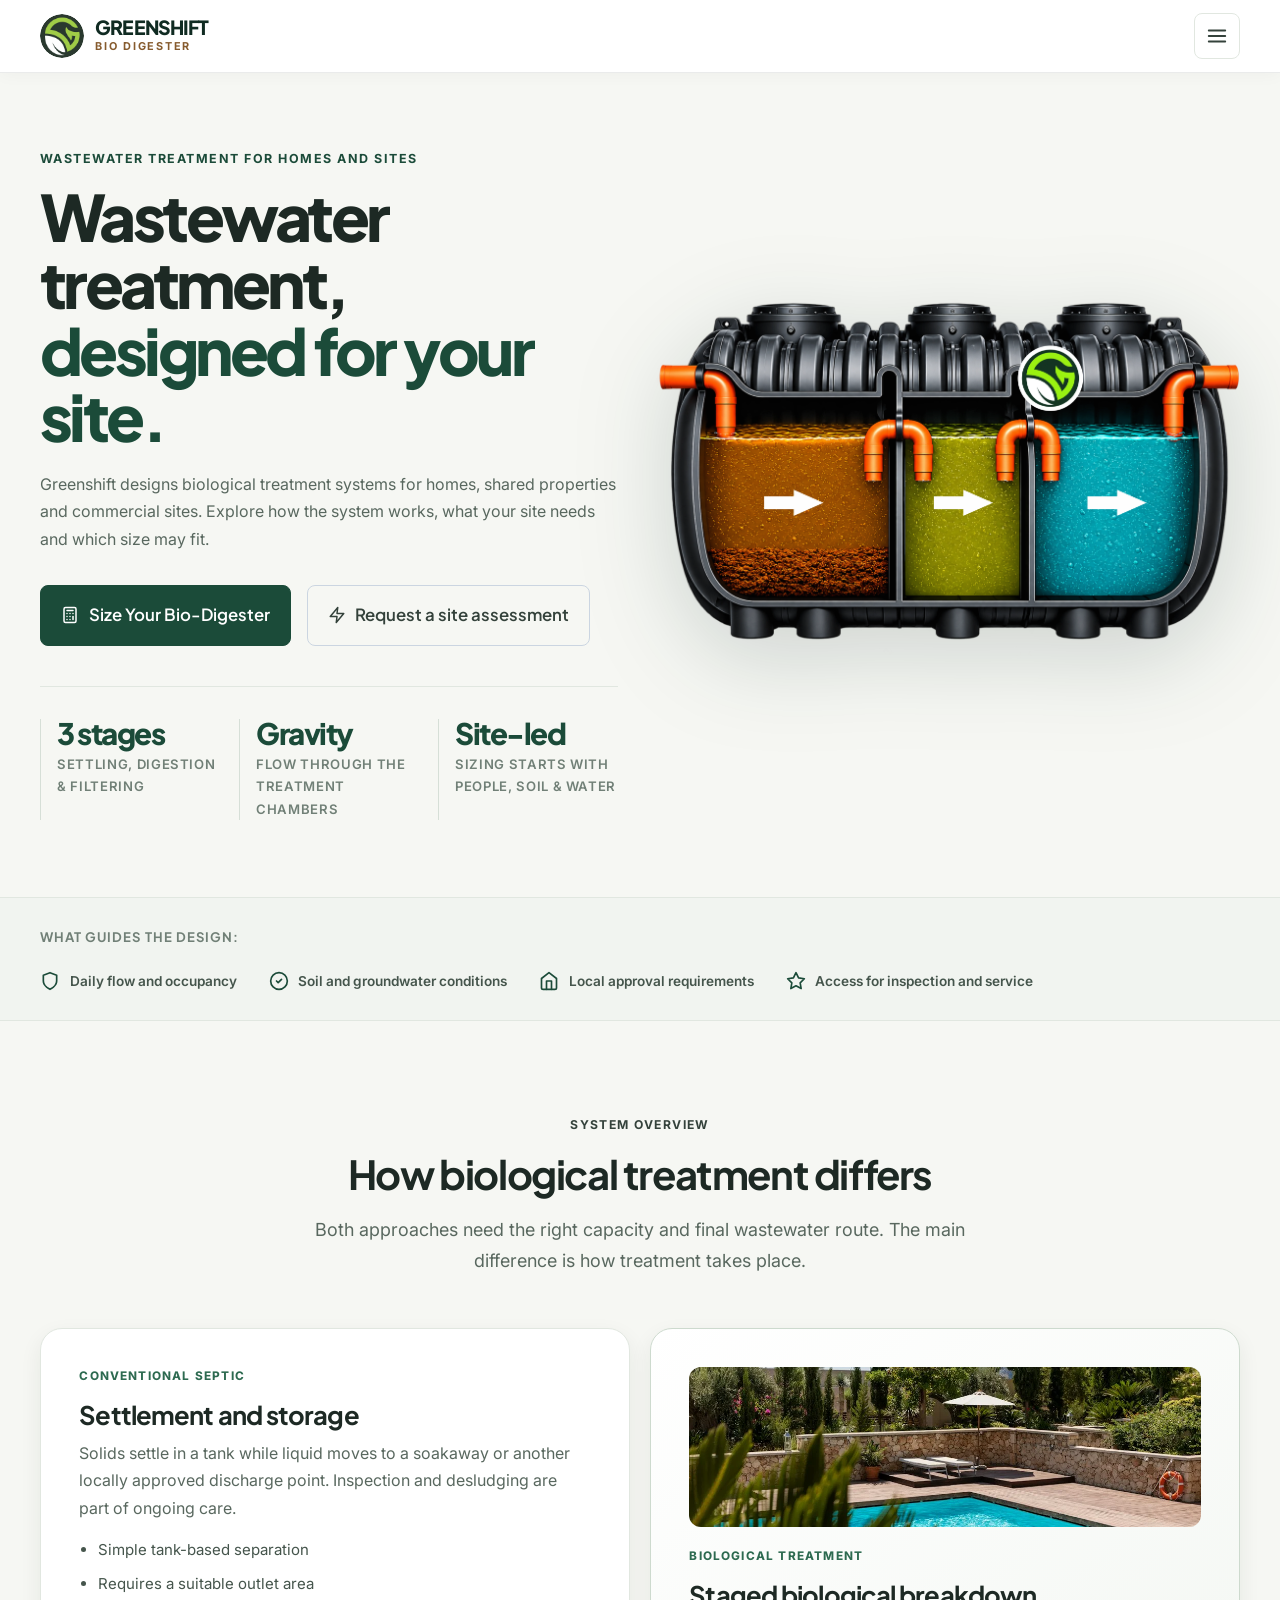
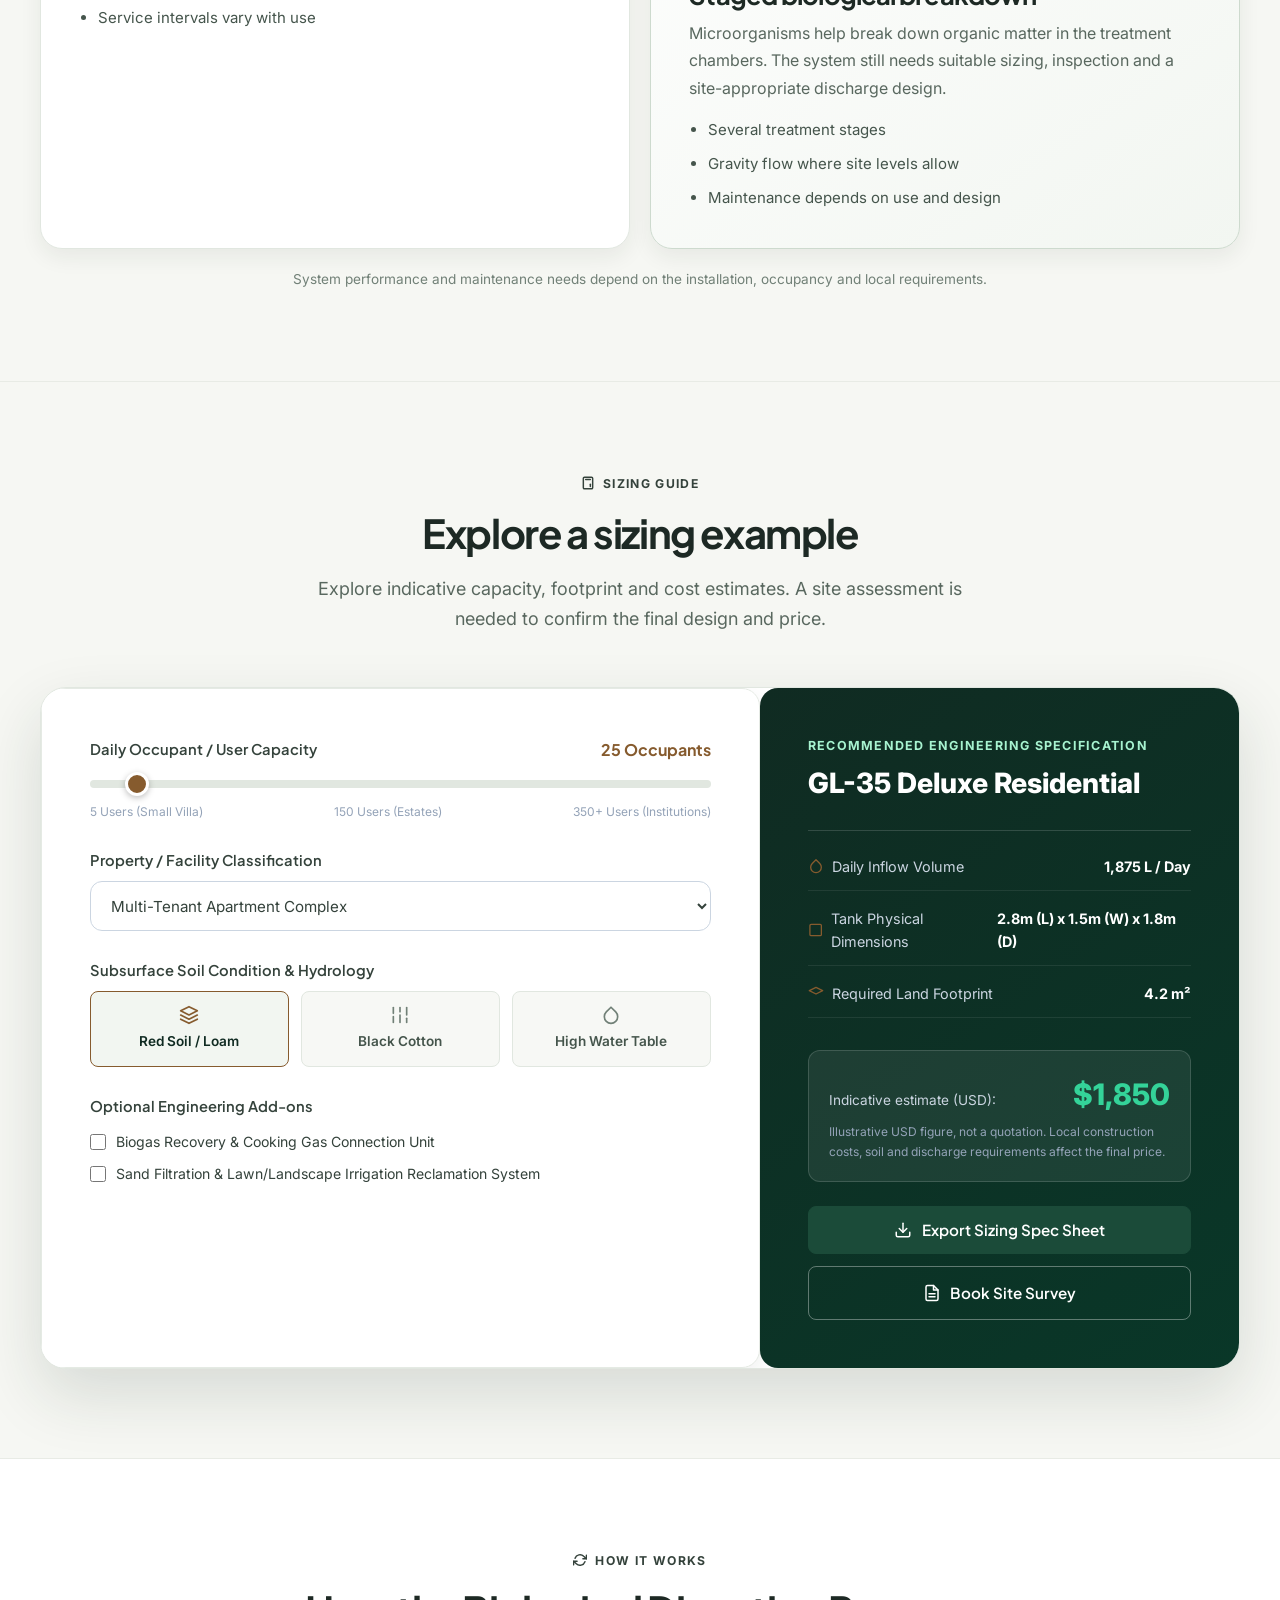
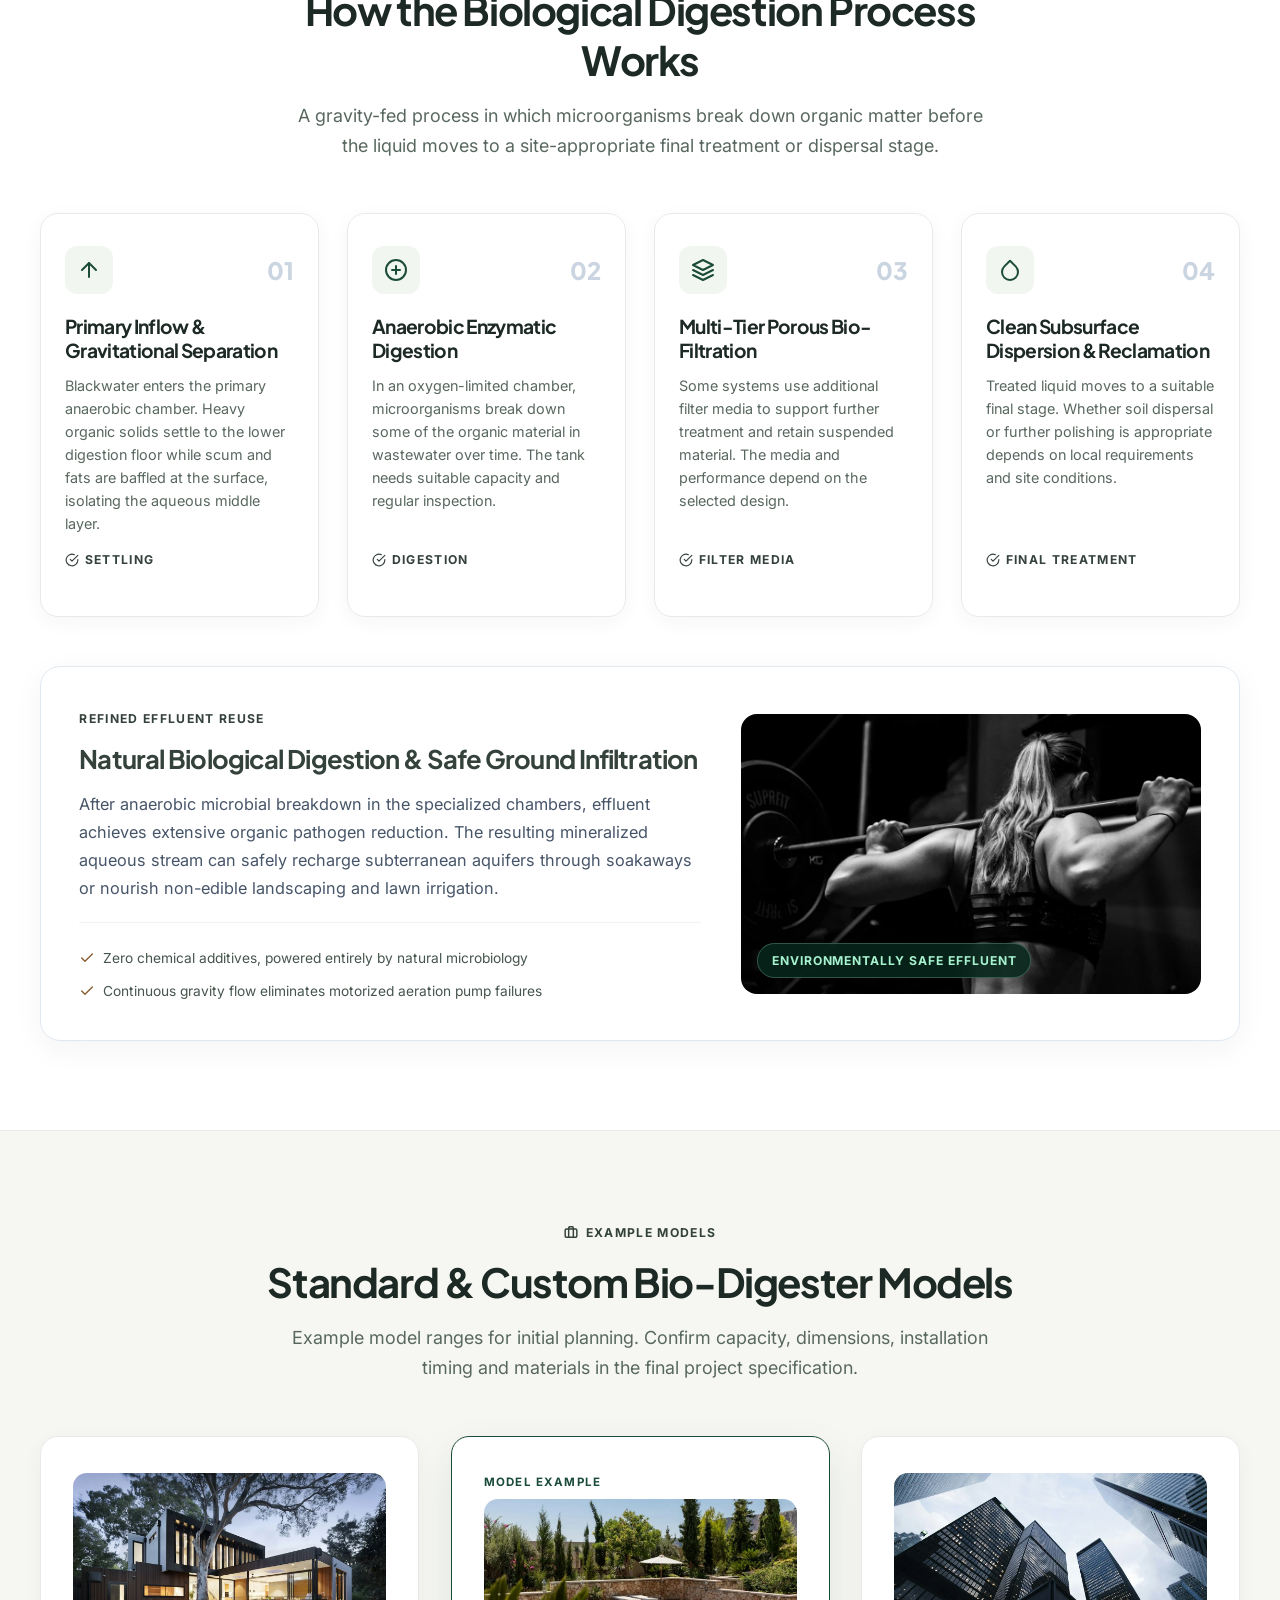
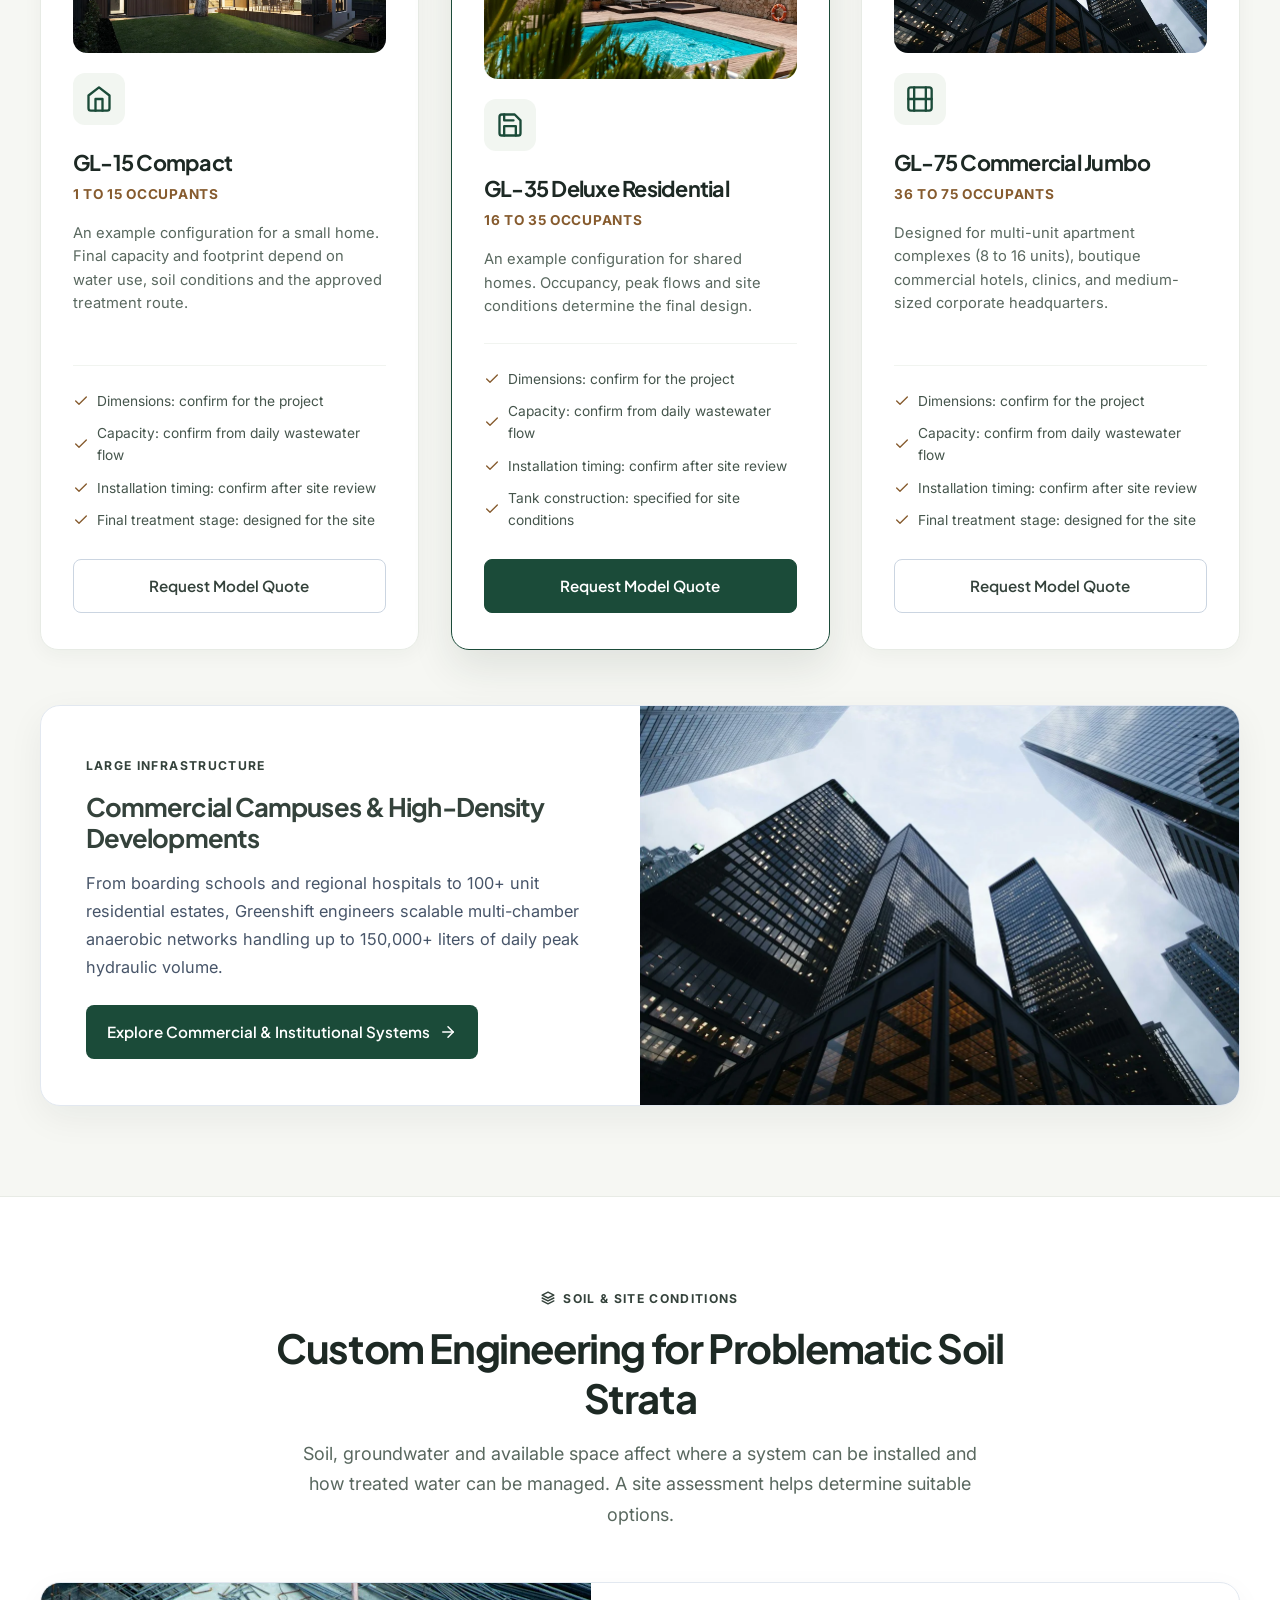
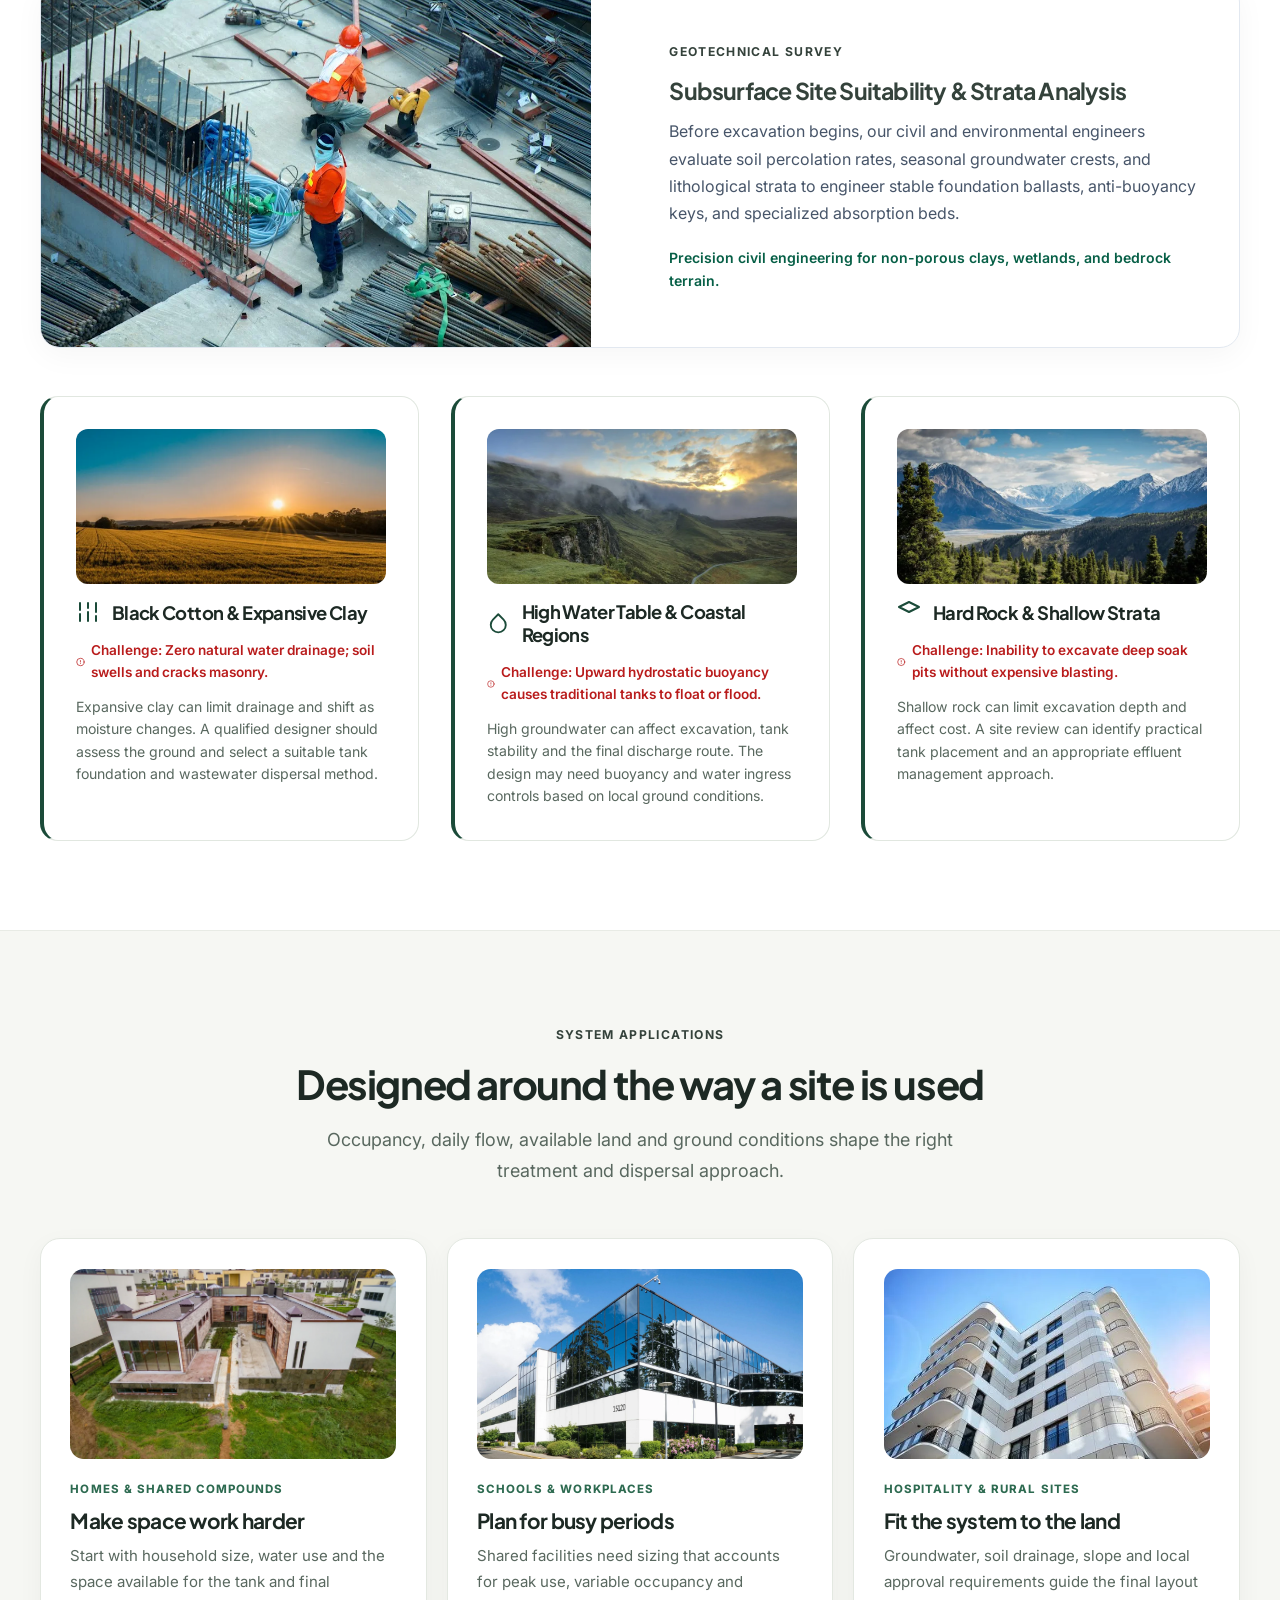
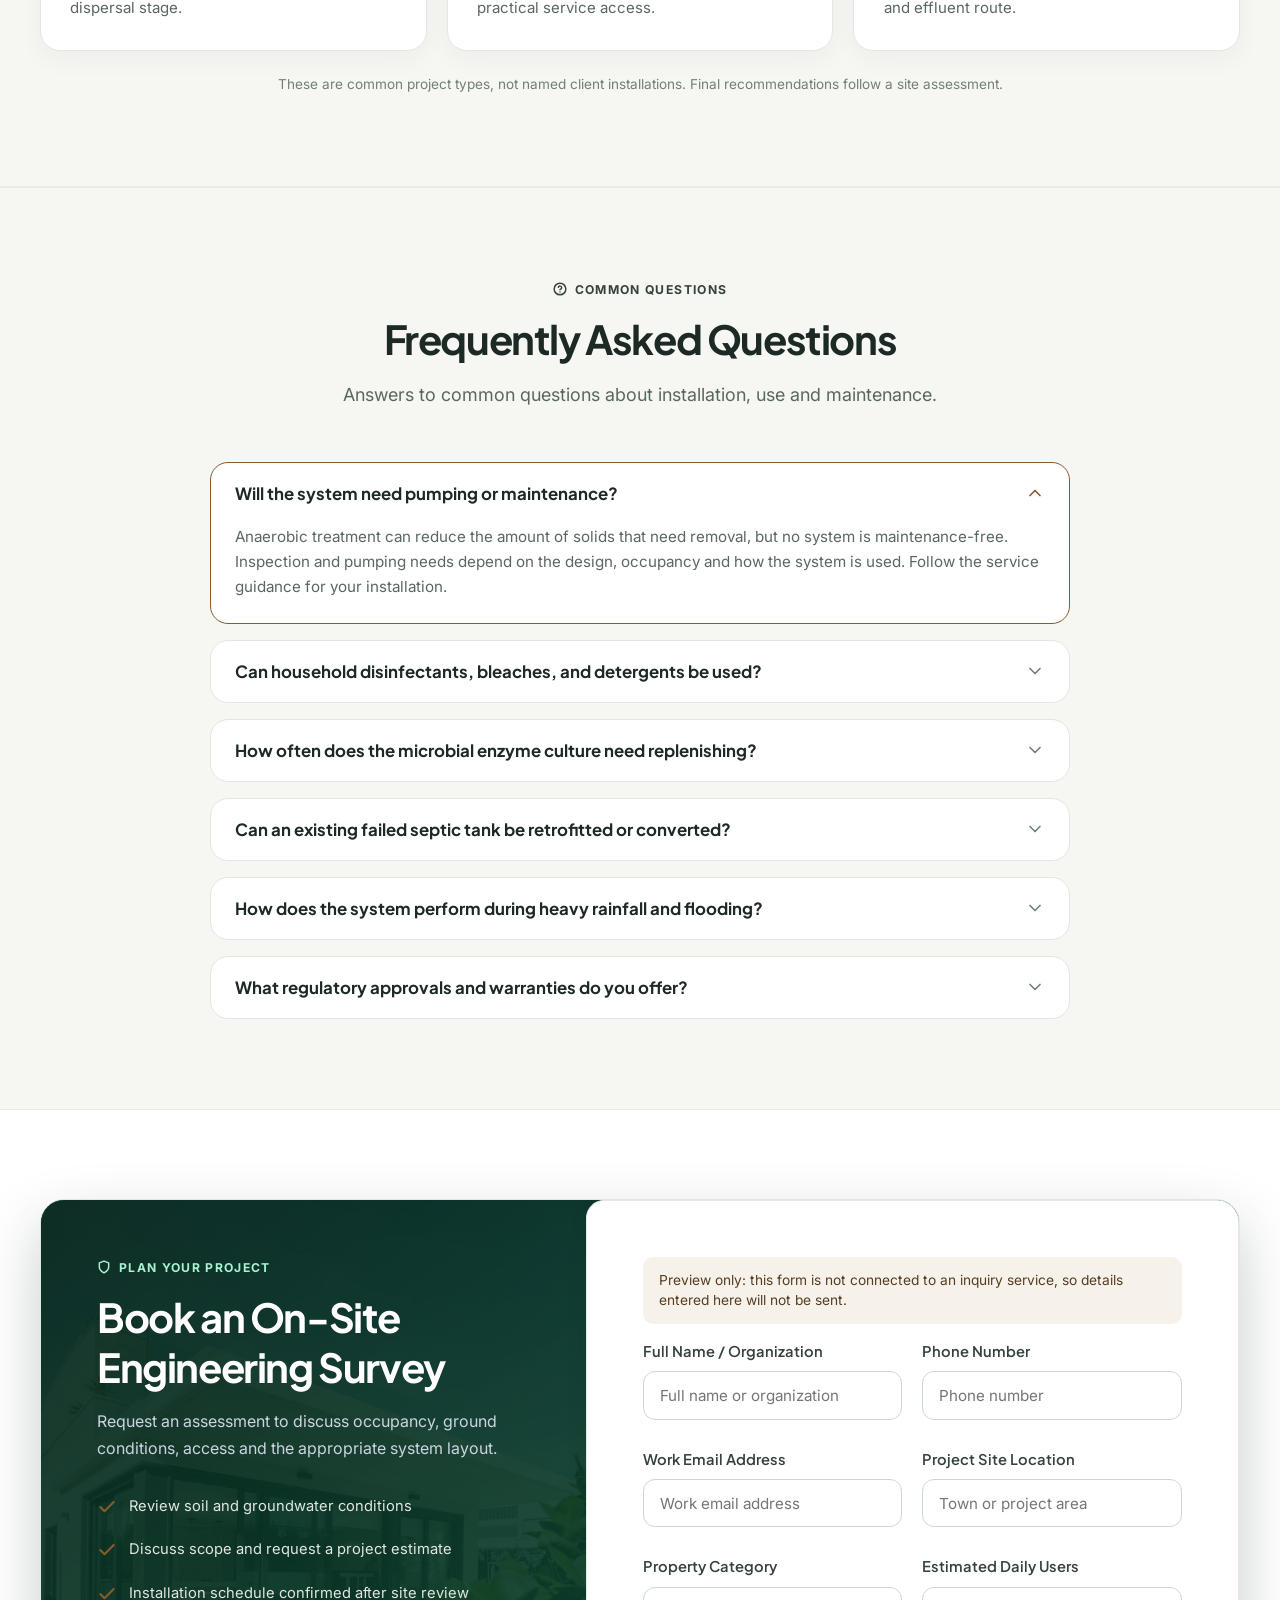
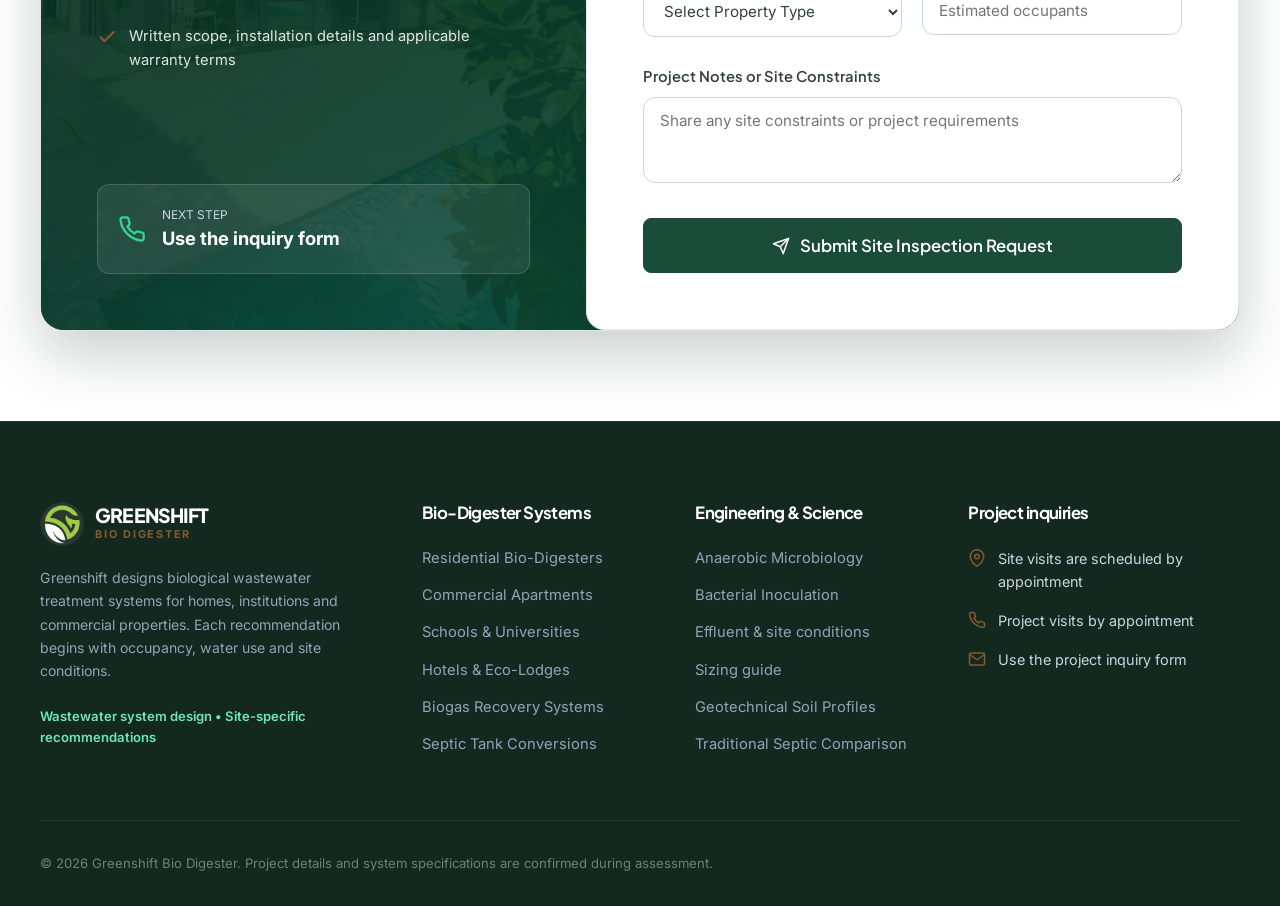
<file: index.html>
<!DOCTYPE html>
<html lang="en">
<head>
  <meta charset="UTF-8">
  <meta name="viewport" content="width=device-width, initial-scale=1.0">
  <meta name="description" content="Explore Greenshift biological wastewater treatment systems, site sizing, treatment stages and project assessment.">
  <meta name="keywords" content="bio digester, biological wastewater treatment, decentralized sanitation, anaerobic digestion, wastewater system sizing">
  <title>Greenshift | Wastewater Treatment Systems</title>
  
    <link rel="icon" type="image/webp" href="assets/favicon.webp?v=20261113f">
  <link rel="icon" type="image/png" sizes="32x32" href="assets/favicon.png?v=20261113f">
  <link rel="icon" type="image/png" sizes="192x192" href="assets/favicon.png?v=20261113f">
  <link rel="apple-touch-icon" href="assets/favicon.png?v=20261113f">
  <link rel="stylesheet" href="css/style.css?v=20261113e">
</head>
<body>

  <!-- Top Authority & Contact Bar -->
  <div class="top-bar">
    <div class="container top-bar-content">
      <div class="top-bar-left">
        <div class="top-bar-item">
          <svg viewBox="0 0 24 24" fill="none" stroke="currentColor" stroke-width="2" stroke-linecap="round" stroke-linejoin="round">
            <path d="M12 22s8-4 8-10V5l-8-3-8 3v7c0 6 8 10 8 10z"></path>
          </svg>
          <span>Wastewater treatment systems • Sized for the site</span>
        </div>
      </div>
      <div class="top-bar-right">
        <div class="top-bar-item">
          <svg viewBox="0 0 24 24" fill="none" stroke="currentColor" stroke-width="2" stroke-linecap="round" stroke-linejoin="round">
            <path d="M22 16.92v3a2 2 0 0 1-2.18 2 19.79 19.79 0 0 1-8.63-3.07 19.5 19.5 0 0 1-6-6 19.79 19.79 0 0 1-3.07-8.67A2 2 0 0 1 4.11 2h3a2 2 0 0 1 2 1.72 12.84 12.84 0 0 0 .7 2.81 2 2 0 0 1-.45 2.11L8.09 9.91a16 16 0 0 0 6 6l1.27-1.27a2 2 0 0 1 2.11-.45 12.84 12.84 0 0 0 2.81.7A2 2 0 0 1 22 16.92z"></path>
          </svg>
          <a href="contact.html#booking-form">Request an assessment</a>
        </div>
        <div class="top-bar-item">
          <svg viewBox="0 0 24 24" fill="none" stroke="currentColor" stroke-width="2" stroke-linecap="round" stroke-linejoin="round">
            <path d="M4 4h16c1.1 0 2 .9 2 2v12c0 1.1-.9 2-2 2H4c-1.1 0-2-.9-2-2V6c0-1.1.9-2 2-2z"></path>
            <polyline points="22,6 12,13 2,6"></polyline>
          </svg>
          <a href="contact.html#booking-form">Use the project inquiry form</a>
        </div>
        <div class="top-bar-item">
          <svg viewBox="0 0 24 24" fill="none" stroke="currentColor" stroke-width="2" stroke-linecap="round" stroke-linejoin="round">
            <circle cx="12" cy="12" r="10"></circle>
            <polyline points="12 6 12 12 16 14"></polyline>
          </svg>
          <span>Mon - Sat: 07:30 - 18:00</span>
        </div>
      </div>
    </div>
  </div>

  <!-- Main Navigation Header -->
  <header class="site-header">
    <div class="container header-inner">
      <a href="index.html" class="brand-logo" aria-label="Greenshift Bio Digester Home">
        <div class="logo-icon-wrapper">
          <img src="assets/greenshift-logo.webp" alt="Greenshift Bio Digester Logo" class="brand-logo-img" width="44" height="44">
        </div>
        <div class="brand-text">
          <span class="brand-title">GREENSHIFT</span>
          <span class="brand-subtitle">BIO DIGESTER</span>
        </div>
      </a>

      <!-- Desktop & Mobile Navigation Links -->
      <nav aria-label="Primary">
        <ul class="nav-menu" id="nav-menu">
          <li><a href="index.html" class="nav-link active">Home</a></li>
          <li><a href="solutions.html" class="nav-link ">Solutions</a></li>
          <li><a href="technology.html" class="nav-link ">How it works</a></li>
          <li><a href="calculator.html" class="nav-link ">Sizing guide</a></li>
          <li><a href="contact.html" class="nav-link ">Contact</a></li>
          <li class="mobile-menu-cta"><a href="contact.html#booking-form" class="btn btn-primary">Request a site assessment</a></li>
        </ul>
      </nav>

      <div class="nav-actions">
        <a href="#quote-section" class="btn btn-primary" data-open-survey>
          <svg viewBox="0 0 24 24" fill="none" stroke="currentColor" stroke-width="2" stroke-linecap="round" stroke-linejoin="round">
            <rect x="3" y="4" width="18" height="18" rx="2" ry="2"></rect>
            <line x1="16" y1="2" x2="16" y2="6"></line>
            <line x1="8" y1="2" x2="8" y2="6"></line>
            <line x1="3" y1="10" x2="21" y2="10"></line>
          </svg>
          <span>Request Site Survey</span>
        </a>
        <button class="mobile-toggle" id="mobile-toggle" aria-label="Toggle navigation menu" aria-controls="nav-menu" aria-expanded="false">
          <svg viewBox="0 0 24 24" fill="none" stroke="currentColor" stroke-width="2" stroke-linecap="round" stroke-linejoin="round">
            <line x1="3" y1="12" x2="21" y2="12"></line>
            <line x1="3" y1="6" x2="21" y2="6"></line>
            <line x1="3" y1="18" x2="21" y2="18"></line>
          </svg>
        </button>
      </div>
    </div>
  </header>

  <!-- Hero Section -->
  <section class="hero">
    <div class="container hero-grid">
      <div class="hero-content reveal-left">
        <p class="hero-eyebrow">Wastewater treatment for homes and sites</p>

        <h1 class="hero-title">
          Wastewater treatment, <span class="highlight">designed for your site.</span>
        </h1>

        <p class="hero-description">
          Greenshift designs biological treatment systems for homes, shared properties and commercial sites. Explore how the system works, what your site needs and which size may fit.
        </p>

        <div class="hero-actions">
          <a href="#calculator-section" class="btn btn-primary btn-lg">
            <svg viewBox="0 0 24 24" fill="none" stroke="currentColor" stroke-width="2" stroke-linecap="round" stroke-linejoin="round">
              <rect x="4" y="2" width="16" height="20" rx="2"></rect>
              <line x1="8" y1="6" x2="16" y2="6"></line>
              <line x1="16" y1="14" x2="16" y2="18"></line>
              <path d="M16 10h.01"></path>
              <path d="M12 10h.01"></path>
              <path d="M8 10h.01"></path>
              <path d="M12 14h.01"></path>
              <path d="M8 14h.01"></path>
              <path d="M12 18h.01"></path>
              <path d="M8 18h.01"></path>
            </svg>
            <span>Size Your Bio-Digester</span>
          </a>
          <a href="#quote-section" class="btn btn-outline btn-lg" data-open-survey>
            <svg viewBox="0 0 24 24" fill="none" stroke="currentColor" stroke-width="2" stroke-linecap="round" stroke-linejoin="round">
              <polygon points="13 2 3 14 12 14 11 22 21 10 12 10 13 2"></polygon>
            </svg>
            <span>Request a site assessment</span>
          </a>
        </div>

        <div class="hero-stats-row">
          <div class="hero-stat-item reveal-up">
            <h3 data-counter="3" data-suffix=" stages">3 stages</h3>
            <p>Settling, digestion &amp; filtering</p>
          </div>
          <div class="hero-stat-item reveal-up delay-1">
            <h3>Gravity</h3>
            <p>Flow through the treatment chambers</p>
          </div>
          <div class="hero-stat-item reveal-up delay-2">
            <h3>Site-led</h3>
            <p>Sizing starts with people, soil &amp; water</p>
          </div>
        </div>
      </div>

      <div class="hero-visual-card reveal-right">
        <img class="hero-tank-image" src="assets/greenshift-three-chamber-tank.webp?v=20261113" alt="Cutaway illustration of Greenshift three-chamber biological wastewater treatment tank with inlet and outlet pipes." width="4804" height="3198" fetchpriority="high">
      </div>
    </div>
  </section>

  <!-- Trust Badges & Regulatory Compliance Strip -->
  <section class="trust-strip">
    <div class="container trust-flex">
      <div class="trust-title">WHAT GUIDES THE DESIGN:</div>
      <div class="trust-items-group">
        <div class="trust-badge-item">
          <svg viewBox="0 0 24 24" fill="none" stroke="currentColor" stroke-width="2" stroke-linecap="round" stroke-linejoin="round">
            <path d="M12 22s8-4 8-10V5l-8-3-8 3v7c0 6 8 10 8 10z"></path>
          </svg>
          <span>Daily flow and occupancy</span>
        </div>
        <div class="trust-badge-item">
          <svg viewBox="0 0 24 24" fill="none" stroke="currentColor" stroke-width="2" stroke-linecap="round" stroke-linejoin="round">
            <circle cx="12" cy="12" r="10"></circle>
            <path d="m9 12 2 2 4-4"></path>
          </svg>
          <span>Soil and groundwater conditions</span>
        </div>
        <div class="trust-badge-item">
          <svg viewBox="0 0 24 24" fill="none" stroke="currentColor" stroke-width="2" stroke-linecap="round" stroke-linejoin="round">
            <path d="M3 9l9-7 9 7v11a2 2 0 0 1-2 2H5a2 2 0 0 1-2-2z"></path>
            <polyline points="9 22 9 12 15 12 15 22"></polyline>
          </svg>
          <span>Local approval requirements</span>
        </div>
        <div class="trust-badge-item">
          <svg viewBox="0 0 24 24" fill="none" stroke="currentColor" stroke-width="2" stroke-linecap="round" stroke-linejoin="round">
            <polygon points="12 2 15.09 8.26 22 9.27 17 14.14 18.18 21.02 12 17.77 5.82 21.02 7 14.14 2 9.27 8.91 8.26 12 2"></polygon>
          </svg>
          <span>Access for inspection and service</span>
        </div>
      </div>
    </div>
  </section>

  <section class="section comparison-overview" id="comparison">
    <div class="container">
      <div class="section-header reveal-up">
        <div class="badge-tag">SYSTEM OVERVIEW</div>
        <h2>How biological treatment differs</h2>
        <p>Both approaches need the right capacity and final wastewater route. The main difference is how treatment takes place.</p>
      </div>
      <div class="comparison-cards">
        <article class="comparison-overview-card comparison-conventional reveal-left">
          <span class="comparison-kicker">CONVENTIONAL SEPTIC</span>
          <h3>Settlement and storage</h3>
          <p>Solids settle in a tank while liquid moves to a soakaway or another locally approved discharge point. Inspection and desludging are part of ongoing care.</p>
          <ul><li>Simple tank-based separation</li><li>Requires a suitable outlet area</li><li>Service intervals vary with use</li></ul>
        </article>
        <article class="comparison-overview-card comparison-biological reveal-right">
          <div class="comparison-card-media">
            <img src="assets/pristine-lawn-irrigation.webp" alt="Pristine green landscaped estate lawn with eco-friendly irrigation" loading="lazy" width="1000" height="667">
          </div>
          <span class="comparison-kicker">BIOLOGICAL TREATMENT</span>
          <h3>Staged biological breakdown</h3>
          <p>Microorganisms help break down organic matter in the treatment chambers. The system still needs suitable sizing, inspection and a site-appropriate discharge design.</p>
          <ul><li>Several treatment stages</li><li>Gravity flow where site levels allow</li><li>Maintenance depends on use and design</li></ul>
        </article>
      </div>
      <p class="comparison-note">System performance and maintenance needs depend on the installation, occupancy and local requirements.</p>
    </div>
  </section>
  <!-- Interactive System Sizing & Cost Estimator Tool -->
  <section class="section section-alt" id="calculator-section">
    <div class="container">
      <div class="section-header reveal-up">
        <div class="badge-tag">
          <svg viewBox="0 0 24 24" fill="none" stroke="currentColor" stroke-width="2.5" stroke-linecap="round" stroke-linejoin="round">
            <rect x="4" y="2" width="16" height="20" rx="2"></rect>
            <line x1="8" y1="6" x2="16" y2="6"></line>
            <line x1="16" y1="14" x2="16" y2="18"></line>
          </svg>
          <span>SIZING GUIDE</span>
        </div>
        <h2>Explore a sizing example</h2>
        <p>Explore indicative capacity, footprint and cost estimates. A site assessment is needed to confirm the final design and price.</p>
      </div>

      <div class="calculator-box">
        <div class="calculator-grid">
          <!-- Left Controls -->
          <div class="calculator-controls">
            <div class="form-group">
              <label class="form-label" for="calc-users">
                <span>Daily Occupant / User Capacity</span>
                <span class="form-label-value" id="calc-users-val">25 Occupants</span>
              </label>
              <input type="range" class="range-slider" id="calc-users" min="5" max="350" step="5" value="25">
              <div style="display:flex; justify-content:space-between; font-size:0.75rem; color:#94a3b8; margin-top:0.4rem;">
                <span>5 Users (Small Villa)</span>
                <span>150 Users (Estates)</span>
                <span>350+ Users (Institutions)</span>
              </div>
            </div>

            <div class="form-group">
              <label class="form-label" for="calc-property">
                <span>Property / Facility Classification</span>
              </label>
              <select class="form-select" id="calc-property">
                <option value="residential-single">Single Family Home / Bungalow</option>
                <option value="residential-multi" selected>Multi-Tenant Apartment Complex</option>
                <option value="commercial-office">Commercial Office Building</option>
                <option value="school-institution">School / University Campus</option>
                <option value="hospitality-hotel">Hotel, Resort or Safari Lodge</option>
              </select>
            </div>

            <div class="form-group">
              <label class="form-label">
                <span>Subsurface Soil Condition & Hydrology</span>
              </label>
              <div class="radio-pill-group">
                <div class="radio-pill">
                  <input type="radio" id="soil-normal" name="calc-soil" value="normal" checked>
                  <label for="soil-normal">
                    <svg viewBox="0 0 24 24" fill="none" stroke="currentColor" stroke-width="2" stroke-linecap="round" stroke-linejoin="round">
                      <polygon points="12 2 2 7 12 12 22 7 12 2"></polygon>
                      <polyline points="2 17 12 22 22 17"></polyline>
                      <polyline points="2 12 12 17 22 12"></polyline>
                    </svg>
                    <span>Red Soil / Loam</span>
                  </label>
                </div>
                <div class="radio-pill">
                  <input type="radio" id="soil-clay" name="calc-soil" value="clay">
                  <label for="soil-clay">
                    <svg viewBox="0 0 24 24" fill="none" stroke="currentColor" stroke-width="2" stroke-linecap="round" stroke-linejoin="round">
                      <line x1="4" y1="21" x2="4" y2="14"></line>
                      <line x1="4" y1="10" x2="4" y2="3"></line>
                      <line x1="12" y1="21" x2="12" y2="12"></line>
                      <line x1="12" y1="8" x2="12" y2="3"></line>
                      <line x1="20" y1="21" x2="20" y2="16"></line>
                      <line x1="20" y1="12" x2="20" y2="3"></line>
                    </svg>
                    <span>Black Cotton</span>
                  </label>
                </div>
                <div class="radio-pill">
                  <input type="radio" id="soil-highwater" name="calc-soil" value="highwater">
                  <label for="soil-highwater">
                    <svg viewBox="0 0 24 24" fill="none" stroke="currentColor" stroke-width="2" stroke-linecap="round" stroke-linejoin="round">
                      <path d="M12 2.69l5.66 5.66a8 8 0 1 1-11.31 0z"></path>
                    </svg>
                    <span>High Water Table</span>
                  </label>
                </div>
              </div>
            </div>

            <div class="form-group" style="margin-bottom:0;">
              <label class="form-label" style="margin-bottom:0.75rem;">
                <span>Optional Engineering Add-ons</span>
              </label>
              <div style="display:flex; flex-direction:column; gap:0.6rem;">
                <label style="display:flex; align-items:center; gap:0.6rem; font-size:0.88rem; cursor:pointer;">
                  <input type="checkbox" id="calc-biogas" style="width:16px; height:16px; accent-color:var(--color-accent);">
                  <span>Biogas Recovery & Cooking Gas Connection Unit</span>
                </label>
                <label style="display:flex; align-items:center; gap:0.6rem; font-size:0.88rem; cursor:pointer;">
                  <input type="checkbox" id="calc-greywater" style="width:16px; height:16px; accent-color:var(--color-accent);">
                  <span>Sand Filtration & Lawn/Landscape Irrigation Reclamation System</span>
                </label>
              </div>
            </div>
          </div>

          <!-- Right Results Panel -->
          <div class="calculator-results">
            <div>
              <div class="calc-result-header">
                <div class="calc-result-subtitle">RECOMMENDED ENGINEERING SPECIFICATION</div>
                <div class="calc-model-name" id="out-model-name">GL-35 Deluxe Residential</div>
              </div>

              <div class="calc-specs-list">
                <div class="calc-spec-item">
                  <div class="calc-spec-label">
                    <svg viewBox="0 0 24 24" fill="none" stroke="currentColor" stroke-width="2" stroke-linecap="round" stroke-linejoin="round">
                      <path d="M12 2.69l5.66 5.66a8 8 0 1 1-11.31 0z"></path>
                    </svg>
                    <span>Daily Inflow Volume</span>
                  </div>
                  <div class="calc-spec-value" id="out-daily-flow">1,875 L / Day</div>
                </div>

                <div class="calc-spec-item">
                  <div class="calc-spec-label">
                    <svg viewBox="0 0 24 24" fill="none" stroke="currentColor" stroke-width="2" stroke-linecap="round" stroke-linejoin="round">
                      <rect x="3" y="3" width="18" height="18" rx="2" ry="2"></rect>
                    </svg>
                    <span>Tank Physical Dimensions</span>
                  </div>
                  <div class="calc-spec-value" id="out-dimensions">2.8m (L) x 1.5m (W) x 1.8m (D)</div>
                </div>

                <div class="calc-spec-item">
                  <div class="calc-spec-label">
                    <svg viewBox="0 0 24 24" fill="none" stroke="currentColor" stroke-width="2" stroke-linecap="round" stroke-linejoin="round">
                      <polygon points="12 2 2 7 12 12 22 7 12 2"></polygon>
                    </svg>
                    <span>Required Land Footprint</span>
                  </div>
                  <div class="calc-spec-value" id="out-footprint">4.2 m²</div>
                </div>

              </div>

              <div class="calc-pricing-box">
                <div class="calc-price-row">
                  <span class="calc-price-label">Indicative estimate (USD):</span>
                  <span class="calc-price-value" id="out-cost-estimate">$1,850</span>
                </div>
                <div class="calc-price-note">Illustrative USD figure, not a quotation. Local construction costs, soil and discharge requirements affect the final price.</div>
              </div>

            </div>

            <div style="display:flex; gap:0.75rem; flex-wrap:wrap;">
              <button class="btn btn-primary" id="btn-download-calc-spec" data-open-spec style="flex:1;">
                <svg viewBox="0 0 24 24" fill="none" stroke="currentColor" stroke-width="2" stroke-linecap="round" stroke-linejoin="round">
                  <path d="M21 15v4a2 2 0 0 1-2 2H5a2 2 0 0 1-2-2v-4"></path>
                  <polyline points="7 10 12 15 17 10"></polyline>
                  <line x1="12" y1="15" x2="12" y2="3"></line>
                </svg>
                <span>Export Sizing Spec Sheet</span>
              </button>
              <a href="#quote-section" class="btn btn-outline-white" data-open-survey style="flex:1;">
                <svg viewBox="0 0 24 24" fill="none" stroke="currentColor" stroke-width="2" stroke-linecap="round" stroke-linejoin="round">
                  <path d="M14 2H6a2 2 0 0 0-2 2v16a2 2 0 0 0 2 2h12a2 2 0 0 0 2-2V8z"></path>
                  <polyline points="14 2 14 8 20 8"></polyline>
                  <line x1="16" y1="13" x2="8" y2="13"></line>
                  <line x1="16" y1="17" x2="8" y2="17"></line>
                </svg>
                <span>Book Site Survey</span>
              </a>
            </div>
          </div>
        </div>
      </div>
    </div>
  </section>

  <!-- The 4-Stage Biological Digestion Workflow -->
  <section class="section" id="how-it-works">
    <div class="container">
      <div class="section-header reveal-up">
        <div class="badge-tag">
          <svg viewBox="0 0 24 24" fill="none" stroke="currentColor" stroke-width="2.5" stroke-linecap="round" stroke-linejoin="round">
            <polyline points="23 4 23 10 17 10"></polyline>
            <polyline points="1 20 1 14 7 14"></polyline>
            <path d="M3.51 9a9 9 0 0 1 14.85-3.36L23 10M1 14l4.64 4.36A9 9 0 0 0 20.49 15"></path>
          </svg>
          <span>HOW IT WORKS</span>
        </div>
        <h2>How the Biological Digestion Process Works</h2>
        <p>A gravity-fed process in which microorganisms break down organic matter before the liquid moves to a site-appropriate final treatment or dispersal stage.</p>
      </div>

      <div class="process-grid">
        <div class="process-card reveal-up delay-1">
          <div class="process-step-indicator">
            <div class="process-icon-box">
              <svg viewBox="0 0 24 24" fill="none" stroke="currentColor" stroke-width="2" stroke-linecap="round" stroke-linejoin="round">
                <line x1="12" y1="19" x2="12" y2="5"></line>
                <polyline points="5 12 12 5 19 12"></polyline>
              </svg>
            </div>
            <span class="process-step-num">01</span>
          </div>
          <h3>Primary Inflow & Gravitational Separation</h3>
          <p>Blackwater enters the primary anaerobic chamber. Heavy organic solids settle to the lower digestion floor while scum and fats are baffled at the surface, isolating the aqueous middle layer.</p>
          <div class="process-meta-tag">
            <svg viewBox="0 0 24 24" fill="none" stroke="currentColor" stroke-width="2" stroke-linecap="round" stroke-linejoin="round">
              <path d="M22 11.08V12a10 10 0 1 1-5.93-9.14"></path>
              <polyline points="22 4 12 14.01 9 11.01"></polyline>
            </svg>
            <span>Settling</span>
          </div>
        </div>

        <div class="process-card reveal-up delay-2">
          <div class="process-step-indicator">
            <div class="process-icon-box">
              <svg viewBox="0 0 24 24" fill="none" stroke="currentColor" stroke-width="2" stroke-linecap="round" stroke-linejoin="round">
                <circle cx="12" cy="12" r="10"></circle>
                <path d="M12 8v8"></path>
                <path d="M8 12h8"></path>
              </svg>
            </div>
            <span class="process-step-num">02</span>
          </div>
          <h3>Anaerobic Enzymatic Digestion</h3>
          <p>In an oxygen-limited chamber, microorganisms break down some of the organic material in wastewater over time. The tank needs suitable capacity and regular inspection.</p>
          <div class="process-meta-tag">
            <svg viewBox="0 0 24 24" fill="none" stroke="currentColor" stroke-width="2" stroke-linecap="round" stroke-linejoin="round">
              <path d="M22 11.08V12a10 10 0 1 1-5.93-9.14"></path>
              <polyline points="22 4 12 14.01 9 11.01"></polyline>
            </svg>
            <span>Digestion</span>
          </div>
        </div>

        <div class="process-card reveal-up delay-3">
          <div class="process-step-indicator">
            <div class="process-icon-box">
              <svg viewBox="0 0 24 24" fill="none" stroke="currentColor" stroke-width="2" stroke-linecap="round" stroke-linejoin="round">
                <polygon points="12 2 2 7 12 12 22 7 12 2"></polygon>
                <polyline points="2 17 12 22 22 17"></polyline>
                <polyline points="2 12 12 17 22 12"></polyline>
              </svg>
            </div>
            <span class="process-step-num">03</span>
          </div>
          <h3>Multi-Tier Porous Bio-Filtration</h3>
          <p>Some systems use additional filter media to support further treatment and retain suspended material. The media and performance depend on the selected design.</p>
          <div class="process-meta-tag">
            <svg viewBox="0 0 24 24" fill="none" stroke="currentColor" stroke-width="2" stroke-linecap="round" stroke-linejoin="round">
              <path d="M22 11.08V12a10 10 0 1 1-5.93-9.14"></path>
              <polyline points="22 4 12 14.01 9 11.01"></polyline>
            </svg>
            <span>Filter media</span>
          </div>
        </div>

        <div class="process-card reveal-up delay-4">
          <div class="process-step-indicator">
            <div class="process-icon-box">
              <svg viewBox="0 0 24 24" fill="none" stroke="currentColor" stroke-width="2" stroke-linecap="round" stroke-linejoin="round">
                <path d="M12 2.69l5.66 5.66a8 8 0 1 1-11.31 0z"></path>
              </svg>
            </div>
            <span class="process-step-num">04</span>
          </div>
          <h3>Clean Subsurface Dispersion & Reclamation</h3>
          <p>Treated liquid moves to a suitable final stage. Whether soil dispersal or further polishing is appropriate depends on local requirements and site conditions.</p>
          <div class="process-meta-tag">
            <svg viewBox="0 0 24 24" fill="none" stroke="currentColor" stroke-width="2" stroke-linecap="round" stroke-linejoin="round">
              <path d="M22 11.08V12a10 10 0 1 1-5.93-9.14"></path>
              <polyline points="22 4 12 14.01 9 11.01"></polyline>
            </svg>
            <span>Final treatment</span>
          </div>
        </div>
      </div>

      <div class="process-visual-feature reveal-up">
        <div>
          <div class="badge-tag">REFINED EFFLUENT REUSE</div>
          <h3 style="font-size:1.6rem; margin-bottom:1rem; color:var(--color-navy);">Natural Biological Digestion &amp; Safe Ground Infiltration</h3>
          <p style="color:#475569; font-size:1.02rem; line-height:1.7; margin-bottom:1.25rem;">
            After anaerobic microbial breakdown in the specialized chambers, effluent achieves extensive organic pathogen reduction. The resulting mineralized aqueous stream can safely recharge subterranean aquifers through soakaways or nourish non-edible landscaping and lawn irrigation.
          </p>
          <ul class="solution-spec-list" style="margin-bottom:0;">
            <li>
              <svg viewBox="0 0 24 24" fill="none" stroke="currentColor" stroke-width="2" stroke-linecap="round" stroke-linejoin="round"><polyline points="20 6 9 17 4 12"></polyline></svg>
              <span>Zero chemical additives, powered entirely by natural microbiology</span>
            </li>
            <li>
              <svg viewBox="0 0 24 24" fill="none" stroke="currentColor" stroke-width="2" stroke-linecap="round" stroke-linejoin="round"><polyline points="20 6 9 17 4 12"></polyline></svg>
              <span>Continuous gravity flow eliminates motorized aeration pump failures</span>
            </li>
          </ul>
        </div>
        <div class="process-visual-media">
          <img class="process-feature-img" src="assets/clean-water-effluent.webp" alt="Clean crystal-clear water flowing through natural stones and lush landscape" loading="lazy" width="1000" height="668">
          <span class="process-media-pill">Environmentally Safe Effluent</span>
        </div>
      </div>
    </div>
  </section>

  <!-- Commercial & Residential System Models Grid -->
  <section class="section section-alt" id="systems">
    <div class="container">
      <div class="section-header reveal-up">
        <div class="badge-tag">
          <svg viewBox="0 0 24 24" fill="none" stroke="currentColor" stroke-width="2.5" stroke-linecap="round" stroke-linejoin="round">
            <rect x="2" y="7" width="20" height="14" rx="2" ry="2"></rect>
            <path d="M16 21V5a2 2 0 0 0-2-2h-4a2 2 0 0 0-2 2v16"></path>
          </svg>
          <span>EXAMPLE MODELS</span>
        </div>
        <h2>Standard & Custom Bio-Digester Models</h2>
        <p>Example model ranges for initial planning. Confirm capacity, dimensions, installation timing and materials in the final project specification.</p>
      </div>

      <div class="solutions-grid">
        <!-- Model 1: GL-15 -->
        <div class="solution-card reveal-up delay-1">
          <div class="card-media-banner">
            <img class="card-media-img" src="assets/residential-estate.webp" alt="Modern residential townhouse and private villa estate" loading="lazy" width="1200" height="800">
          </div>
          <div class="solution-icon">
            <svg viewBox="0 0 24 24" fill="none" stroke="currentColor" stroke-width="2" stroke-linecap="round" stroke-linejoin="round">
              <path d="M3 9l9-7 9 7v11a2 2 0 0 1-2 2H5a2 2 0 0 1-2-2z"></path>
              <polyline points="9 22 9 12 15 12 15 22"></polyline>
            </svg>
          </div>
          <h3>GL-15 Compact</h3>
          <span class="solution-user-capacity">1 to 15 Occupants</span>
          <p>An example configuration for a small home. Final capacity and footprint depend on water use, soil conditions and the approved treatment route.</p>
          <ul class="solution-spec-list">
            <li>
              <svg viewBox="0 0 24 24" fill="none" stroke="currentColor" stroke-width="2" stroke-linecap="round" stroke-linejoin="round"><polyline points="20 6 9 17 4 12"></polyline></svg>
              <span>Dimensions: confirm for the project</span>
            </li>
            <li>
              <svg viewBox="0 0 24 24" fill="none" stroke="currentColor" stroke-width="2" stroke-linecap="round" stroke-linejoin="round"><polyline points="20 6 9 17 4 12"></polyline></svg>
              <span>Capacity: confirm from daily wastewater flow</span>
            </li>
            <li>
              <svg viewBox="0 0 24 24" fill="none" stroke="currentColor" stroke-width="2" stroke-linecap="round" stroke-linejoin="round"><polyline points="20 6 9 17 4 12"></polyline></svg>
              <span>Installation timing: confirm after site review</span>
            </li>
            <li>
              <svg viewBox="0 0 24 24" fill="none" stroke="currentColor" stroke-width="2" stroke-linecap="round" stroke-linejoin="round"><polyline points="20 6 9 17 4 12"></polyline></svg>
              <span>Final treatment stage: designed for the site</span>
            </li>
          </ul>
          <a href="#quote-section" class="btn btn-outline btn-block" data-open-survey>Request Model Quote</a>
        </div>

        <!-- Model 2: GL-35 -->
        <div class="solution-card featured reveal-up delay-2">
          <div class="card-badge">Model example</div>
          <div class="card-media-banner">
            <img class="card-media-img" src="assets/pristine-lawn-irrigation.webp" alt="Lush residential estate grounds with manicured lawn" loading="lazy" width="1000" height="667">
          </div>
          <div class="solution-icon">
            <svg viewBox="0 0 24 24" fill="none" stroke="currentColor" stroke-width="2" stroke-linecap="round" stroke-linejoin="round">
              <path d="M19 21H5a2 2 0 0 1-2-2V5a2 2 0 0 1 2-2h11l5 5v11a2 2 0 0 1-2 2z"></path>
              <polyline points="17 21 17 13 7 13 7 21"></polyline>
              <polyline points="7 3 7 8 15 8"></polyline>
            </svg>
          </div>
          <h3>GL-35 Deluxe Residential</h3>
          <span class="solution-user-capacity">16 to 35 Occupants</span>
          <p>An example configuration for shared homes. Occupancy, peak flows and site conditions determine the final design.</p>
          <ul class="solution-spec-list">
            <li>
              <svg viewBox="0 0 24 24" fill="none" stroke="currentColor" stroke-width="2" stroke-linecap="round" stroke-linejoin="round"><polyline points="20 6 9 17 4 12"></polyline></svg>
              <span>Dimensions: confirm for the project</span>
            </li>
            <li>
              <svg viewBox="0 0 24 24" fill="none" stroke="currentColor" stroke-width="2" stroke-linecap="round" stroke-linejoin="round"><polyline points="20 6 9 17 4 12"></polyline></svg>
              <span>Capacity: confirm from daily wastewater flow</span>
            </li>
            <li>
              <svg viewBox="0 0 24 24" fill="none" stroke="currentColor" stroke-width="2" stroke-linecap="round" stroke-linejoin="round"><polyline points="20 6 9 17 4 12"></polyline></svg>
              <span>Installation timing: confirm after site review</span>
            </li>
            <li>
              <svg viewBox="0 0 24 24" fill="none" stroke="currentColor" stroke-width="2" stroke-linecap="round" stroke-linejoin="round"><polyline points="20 6 9 17 4 12"></polyline></svg>
              <span>Tank construction: specified for site conditions</span>
            </li>
          </ul>
          <a href="#quote-section" class="btn btn-primary btn-block" data-open-survey>Request Model Quote</a>
        </div>

        <!-- Model 3: GL-75 Jumbo -->
        <div class="solution-card reveal-up delay-3">
          <div class="card-media-banner">
            <img class="card-media-img" src="assets/commercial-campus.webp" alt="Commercial corporate park and institutional facility" loading="lazy" width="1200" height="800">
          </div>
          <div class="solution-icon">
            <svg viewBox="0 0 24 24" fill="none" stroke="currentColor" stroke-width="2" stroke-linecap="round" stroke-linejoin="round">
              <rect x="2" y="2" width="20" height="20" rx="2.18" ry="2.18"></rect>
              <line x1="7" y1="2" x2="7" y2="22"></line>
              <line x1="17" y1="2" x2="17" y2="22"></line>
              <line x1="2" y1="12" x2="22" y2="12"></line>
            </svg>
          </div>
          <h3>GL-75 Commercial Jumbo</h3>
          <span class="solution-user-capacity">36 to 75 Occupants</span>
          <p>Designed for multi-unit apartment complexes (8 to 16 units), boutique commercial hotels, clinics, and medium-sized corporate headquarters.</p>
          <ul class="solution-spec-list">
            <li>
              <svg viewBox="0 0 24 24" fill="none" stroke="currentColor" stroke-width="2" stroke-linecap="round" stroke-linejoin="round"><polyline points="20 6 9 17 4 12"></polyline></svg>
              <span>Dimensions: confirm for the project</span>
            </li>
            <li>
              <svg viewBox="0 0 24 24" fill="none" stroke="currentColor" stroke-width="2" stroke-linecap="round" stroke-linejoin="round"><polyline points="20 6 9 17 4 12"></polyline></svg>
              <span>Capacity: confirm from daily wastewater flow</span>
            </li>
            <li>
              <svg viewBox="0 0 24 24" fill="none" stroke="currentColor" stroke-width="2" stroke-linecap="round" stroke-linejoin="round"><polyline points="20 6 9 17 4 12"></polyline></svg>
              <span>Installation timing: confirm after site review</span>
            </li>
            <li>
              <svg viewBox="0 0 24 24" fill="none" stroke="currentColor" stroke-width="2" stroke-linecap="round" stroke-linejoin="round"><polyline points="20 6 9 17 4 12"></polyline></svg>
              <span>Final treatment stage: designed for the site</span>
            </li>
          </ul>
          <a href="#quote-section" class="btn btn-outline btn-block" data-open-survey>Request Model Quote</a>
        </div>
      </div>

      <div class="commercial-showcase-banner reveal-up">
        <div class="commercial-showcase-content">
          <div class="badge-tag">LARGE INFRASTRUCTURE</div>
          <h3 style="font-size:1.6rem; margin-bottom:1rem; color:var(--color-navy);">Commercial Campuses &amp; High-Density Developments</h3>
          <p style="color:#475569; font-size:1.02rem; line-height:1.7; margin-bottom:1.5rem;">
            From boarding schools and regional hospitals to 100+ unit residential estates, Greenshift engineers scalable multi-chamber anaerobic networks handling up to 150,000+ liters of daily peak hydraulic volume.
          </p>
          <a href="solutions.html#commercial" class="btn btn-primary-dark">
            <span>Explore Commercial &amp; Institutional Systems</span>
            <svg viewBox="0 0 24 24" fill="none" stroke="currentColor" stroke-width="2" stroke-linecap="round" stroke-linejoin="round">
              <line x1="5" y1="12" x2="19" y2="12"></line>
              <polyline points="12 5 19 12 12 19"></polyline>
            </svg>
          </a>
        </div>
        <div class="commercial-showcase-media">
          <img class="commercial-showcase-img" src="assets/commercial-campus.webp" alt="Modern institutional facility with glass architecture" loading="lazy" width="1200" height="800">
        </div>
      </div>
    </div>
  </section>

  <!-- Soil Strata Engineering & Adaptability Guide -->
  <section class="section" id="soil-engineering">
    <div class="container">
      <div class="section-header reveal-up">
        <div class="badge-tag">
          <svg viewBox="0 0 24 24" fill="none" stroke="currentColor" stroke-width="2.5" stroke-linecap="round" stroke-linejoin="round">
            <polygon points="12 2 2 7 12 12 22 7 12 2"></polygon>
            <polyline points="2 17 12 22 22 17"></polyline>
            <polyline points="2 12 12 17 22 12"></polyline>
          </svg>
          <span>SOIL & SITE CONDITIONS</span>
        </div>
        <h2>Custom Engineering for Problematic Soil Strata</h2>
        <p>Soil, groundwater and available space affect where a system can be installed and how treated water can be managed. A site assessment helps determine suitable options.</p>
      </div>

      <div class="soil-intro-feature reveal-up">
        <div class="soil-intro-media">
          <img src="assets/geotechnical-excavation.webp" alt="Geotechnical ground excavation and engineering site survey" loading="lazy" width="1000" height="662">
        </div>
        <div class="soil-intro-content">
          <div class="badge-tag">GEOTECHNICAL SURVEY</div>
          <h3 style="font-size:1.45rem; margin-bottom:0.85rem; color:var(--color-navy);">Subsurface Site Suitability &amp; Strata Analysis</h3>
          <p style="color:#475569; font-size:1rem; line-height:1.7; margin-bottom:1.25rem;">
            Before excavation begins, our civil and environmental engineers evaluate soil percolation rates, seasonal groundwater crests, and lithological strata to engineer stable foundation ballasts, anti-buoyancy keys, and specialized absorption beds.
          </p>
          <div style="font-size:0.88rem; font-weight:600; color:#065f46;">
            Precision civil engineering for non-porous clays, wetlands, and bedrock terrain.
          </div>
        </div>
      </div>

      <div class="soil-grid">
        <div class="soil-card reveal-up delay-1">
          <div class="soil-card-img">
            <img src="assets/soil-black-cotton.webp" alt="Black cotton expansive clay soil with surface cracking" loading="lazy" width="800" height="450">
          </div>
          <div class="soil-header">
            <svg viewBox="0 0 24 24" fill="none" stroke="currentColor" stroke-width="2" stroke-linecap="round" stroke-linejoin="round">
              <line x1="4" y1="21" x2="4" y2="14"></line>
              <line x1="4" y1="10" x2="4" y2="3"></line>
              <line x1="12" y1="21" x2="12" y2="12"></line>
              <line x1="12" y1="8" x2="12" y2="3"></line>
              <line x1="20" y1="21" x2="20" y2="16"></line>
              <line x1="20" y1="12" x2="20" y2="3"></line>
            </svg>
            <h3>Black Cotton & Expansive Clay</h3>
          </div>
          <div class="soil-challenge">
            <svg viewBox="0 0 24 24" fill="none" stroke="currentColor" stroke-width="2" stroke-linecap="round" stroke-linejoin="round">
              <circle cx="12" cy="12" r="10"></circle>
              <line x1="12" y1="8" x2="12" y2="12"></line>
              <line x1="12" y1="16" x2="12.01" y2="16"></line>
            </svg>
            <span>Challenge: Zero natural water drainage; soil swells and cracks masonry.</span>
          </div>
          <p class="soil-solution">
            Expansive clay can limit drainage and shift as moisture changes. A qualified designer should assess the ground and select a suitable tank foundation and wastewater dispersal method.
          </p>
        </div>

        <div class="soil-card reveal-up delay-2">
          <div class="soil-card-img">
            <img src="assets/soil-water-table.webp" alt="High groundwater coastal and wetland terrain" loading="lazy" width="800" height="477">
          </div>
          <div class="soil-header">
            <svg viewBox="0 0 24 24" fill="none" stroke="currentColor" stroke-width="2" stroke-linecap="round" stroke-linejoin="round">
              <path d="M12 2.69l5.66 5.66a8 8 0 1 1-11.31 0z"></path>
            </svg>
            <h3>High Water Table & Coastal Regions</h3>
          </div>
          <div class="soil-challenge">
            <svg viewBox="0 0 24 24" fill="none" stroke="currentColor" stroke-width="2" stroke-linecap="round" stroke-linejoin="round">
              <circle cx="12" cy="12" r="10"></circle>
              <line x1="12" y1="8" x2="12" y2="12"></line>
              <line x1="12" y1="16" x2="12.01" y2="16"></line>
            </svg>
            <span>Challenge: Upward hydrostatic buoyancy causes traditional tanks to float or flood.</span>
          </div>
          <p class="soil-solution">
            High groundwater can affect excavation, tank stability and the final discharge route. The design may need buoyancy and water ingress controls based on local ground conditions.
          </p>
        </div>

        <div class="soil-card reveal-up delay-3">
          <div class="soil-card-img">
            <img src="assets/soil-rocky-terrain.webp" alt="Hard rock strata and shallow bedrock formation" loading="lazy" width="800" height="533">
          </div>
          <div class="soil-header">
            <svg viewBox="0 0 24 24" fill="none" stroke="currentColor" stroke-width="2" stroke-linecap="round" stroke-linejoin="round">
              <polygon points="12 2 2 7 12 12 22 7 12 2"></polygon>
            </svg>
            <h3>Hard Rock & Shallow Strata</h3>
          </div>
          <div class="soil-challenge">
            <svg viewBox="0 0 24 24" fill="none" stroke="currentColor" stroke-width="2" stroke-linecap="round" stroke-linejoin="round">
              <circle cx="12" cy="12" r="10"></circle>
              <line x1="12" y1="8" x2="12" y2="12"></line>
              <line x1="12" y1="16" x2="12.01" y2="16"></line>
            </svg>
            <span>Challenge: Inability to excavate deep soak pits without expensive blasting.</span>
          </div>
          <p class="soil-solution">
            Shallow rock can limit excavation depth and affect cost. A site review can identify practical tank placement and an appropriate effluent management approach.
          </p>
        </div>
      </div>
    </div>
  </section>

  <!-- System application examples -->
  <section class="section section-alt applications-section" id="case-studies">
  <div class="container">
    <div class="section-header reveal-up">
      <div class="badge-tag">SYSTEM APPLICATIONS</div>
      <h2>Designed around the way a site is used</h2>
      <p>Occupancy, daily flow, available land and ground conditions shape the right treatment and dispersal approach.</p>
    </div>
    <div class="applications-grid">
      <article class="application-card">
        <div class="application-art application-art-home"><img src="assets/house.webp" alt="Homes and shared compounds" class="application-img" loading="lazy" width="1400" height="1050"></div>
        <span class="application-kicker">HOMES &amp; SHARED COMPOUNDS</span>
        <h3>Make space work harder</h3>
        <p>Start with household size, water use and the space available for the tank and final dispersal stage.</p>
      </article>
      <article class="application-card">
        <div class="application-art application-art-campus"><img src="assets/office.webp" alt="Schools and workplaces" class="application-img" loading="lazy" width="2048" height="1365"></div>
        <span class="application-kicker">SCHOOLS &amp; WORKPLACES</span>
        <h3>Plan for busy periods</h3>
        <p>Shared facilities need sizing that accounts for peak use, variable occupancy and practical service access.</p>
      </article>
      <article class="application-card">
        <div class="application-art application-art-land"><img src="assets/hotel.webp" alt="Hospitality and rural sites" class="application-img" loading="lazy" width="597" height="335"></div>
        <span class="application-kicker">HOSPITALITY &amp; RURAL SITES</span>
        <h3>Fit the system to the land</h3>
        <p>Groundwater, soil drainage, slope and local approval requirements guide the final layout and effluent route.</p>
      </article>
    </div>
    <p class="applications-note">These are common project types, not named client installations. Final recommendations follow a site assessment.</p>
  </div>
</section>
<!-- Interactive FAQ Section -->
  <section class="section section-alt" id="faq">
    <div class="container">
      <div class="section-header reveal-up">
        <div class="badge-tag">
          <svg viewBox="0 0 24 24" fill="none" stroke="currentColor" stroke-width="2.5" stroke-linecap="round" stroke-linejoin="round">
            <circle cx="12" cy="12" r="10"></circle>
            <path d="M9.09 9a3 3 0 0 1 5.83 1c0 2-3 3-3 3"></path>
            <line x1="12" y1="17" x2="12.01" y2="17"></line>
          </svg>
          <span>COMMON QUESTIONS</span>
        </div>
        <h2>Frequently Asked Questions</h2>
        <p>Answers to common questions about installation, use and maintenance.</p>
      </div>

      <div class="faq-accordion">
        <div class="faq-item active">
          <button class="faq-question">
            <span>Will the system need pumping or maintenance?</span>
            <svg viewBox="0 0 24 24" fill="none" stroke="currentColor" stroke-width="2" stroke-linecap="round" stroke-linejoin="round">
              <polyline points="6 9 12 15 18 9"></polyline>
            </svg>
          </button>
          <div class="faq-answer">
            <p>
              Anaerobic treatment can reduce the amount of solids that need removal, but no system is maintenance-free. Inspection and pumping needs depend on the design, occupancy and how the system is used. Follow the service guidance for your installation.
            </p>
          </div>
        </div>

        <div class="faq-item">
          <button class="faq-question">
            <span>Can household disinfectants, bleaches, and detergents be used?</span>
            <svg viewBox="0 0 24 24" fill="none" stroke="currentColor" stroke-width="2" stroke-linecap="round" stroke-linejoin="round">
              <polyline points="6 9 12 15 18 9"></polyline>
            </svg>
          </button>
          <div class="faq-answer">
            <p>
              Use household cleaning products as directed. Avoid disposing of concentrated chemicals or large amounts of bleach into the system; they may disrupt biological treatment. Ask your installer for product-specific guidance.
            </p>
          </div>
        </div>

        <div class="faq-item">
          <button class="faq-question">
            <span>How often does the microbial enzyme culture need replenishing?</span>
            <svg viewBox="0 0 24 24" fill="none" stroke="currentColor" stroke-width="2" stroke-linecap="round" stroke-linejoin="round">
              <polyline points="6 9 12 15 18 9"></polyline>
            </svg>
          </button>
          <div class="faq-answer">
            <p>
              Ask the installer whether a starter culture or later dosing is required for your model. Guidance depends on the product, operating conditions and service plan.
            </p>
          </div>
        </div>

        <div class="faq-item">
          <button class="faq-question">
            <span>Can an existing failed septic tank be retrofitted or converted?</span>
            <svg viewBox="0 0 24 24" fill="none" stroke="currentColor" stroke-width="2" stroke-linecap="round" stroke-linejoin="round">
              <polyline points="6 9 12 15 18 9"></polyline>
            </svg>
          </button>
          <div class="faq-answer">
            <p>
              A retrofit may be possible after the tank's condition, capacity and effluent route have been assessed. The work can include repairs or changes to internal baffles and the final dispersal stage; some tanks may need replacement.
            </p>
          </div>
        </div>

        <div class="faq-item">
          <button class="faq-question">
            <span>How does the system perform during heavy rainfall and flooding?</span>
            <svg viewBox="0 0 24 24" fill="none" stroke="currentColor" stroke-width="2" stroke-linecap="round" stroke-linejoin="round">
              <polyline points="6 9 12 15 18 9"></polyline>
            </svg>
          </button>
          <div class="faq-answer">
            <p>
              Flood performance depends on site levels, groundwater, installation details and maintenance. Keep surface water away from access covers and ask the designer how the system should be protected at your site.
            </p>
          </div>
        </div>

        <div class="faq-item">
          <button class="faq-question">
            <span>What regulatory approvals and warranties do you offer?</span>
            <svg viewBox="0 0 24 24" fill="none" stroke="currentColor" stroke-width="2" stroke-linecap="round" stroke-linejoin="round">
              <polyline points="6 9 12 15 18 9"></polyline>
            </svg>
          </button>
          <div class="faq-answer">
            <p>
              Requirements vary by location and project. Confirm approvals, discharge conditions and warranty terms with the local authority and your installer before construction.
            </p>
          </div>
        </div>
      </div>
    </div>
  </section>

  <!-- Site Inspection & Quote Request Section -->
  <section class="section" id="quote-section">
    <div class="container">
      <div class="consultation-card reveal-scale">
        <div class="consultation-grid">
          <!-- Left Info Box -->
          <div class="consultation-info">
            <div>
              <div class="badge-tag" style="background:rgba(255,255,255,0.1); border-color:rgba(255,255,255,0.25); color:#a7f3d0;">
                <svg viewBox="0 0 24 24" fill="none" stroke="currentColor" stroke-width="2.5" stroke-linecap="round" stroke-linejoin="round">
                  <path d="M12 22s8-4 8-10V5l-8-3-8 3v7c0 6 8 10 8 10z"></path>
                </svg>
          <span>PLAN YOUR PROJECT</span>
              </div>
              <h2>Book an On-Site Engineering Survey</h2>
              <p>Request an assessment to discuss occupancy, ground conditions, access and the appropriate system layout.</p>

              <ul class="consultation-perks">
                <li>
                  <svg viewBox="0 0 24 24" fill="none" stroke="currentColor" stroke-width="2.5" stroke-linecap="round" stroke-linejoin="round">
                    <polyline points="20 6 9 17 4 12"></polyline>
                  </svg>
                  <span>Review soil and groundwater conditions</span>
                </li>
                <li>
                  <svg viewBox="0 0 24 24" fill="none" stroke="currentColor" stroke-width="2.5" stroke-linecap="round" stroke-linejoin="round">
                    <polyline points="20 6 9 17 4 12"></polyline>
                  </svg>
                  <span>Discuss scope and request a project estimate</span>
                </li>
                <li>
                  <svg viewBox="0 0 24 24" fill="none" stroke="currentColor" stroke-width="2.5" stroke-linecap="round" stroke-linejoin="round">
                    <polyline points="20 6 9 17 4 12"></polyline>
                  </svg>
                  <span>Installation schedule confirmed after site review</span>
                </li>
                <li>
                  <svg viewBox="0 0 24 24" fill="none" stroke="currentColor" stroke-width="2.5" stroke-linecap="round" stroke-linejoin="round">
                    <polyline points="20 6 9 17 4 12"></polyline>
                  </svg>
                  <span>Written scope, installation details and applicable warranty terms</span>
                </li>
              </ul>
            </div>

            <div class="consultation-emergency-box">
              <svg viewBox="0 0 24 24" fill="none" stroke="currentColor" stroke-width="2" stroke-linecap="round" stroke-linejoin="round">
                <path d="M22 16.92v3a2 2 0 0 1-2.18 2 19.79 19.79 0 0 1-8.63-3.07 19.5 19.5 0 0 1-6-6 19.79 19.79 0 0 1-3.07-8.67A2 2 0 0 1 4.11 2h3a2 2 0 0 1 2 1.72 12.84 12.84 0 0 0 .7 2.81 2 2 0 0 1-.45 2.11L8.09 9.91a16 16 0 0 0 6 6l1.27-1.27a2 2 0 0 1 2.11-.45 12.84 12.84 0 0 0 2.81.7A2 2 0 0 1 22 16.92z"></path>
              </svg>
              <div>
                <div class="emergency-label">Next step</div>
                <div class="emergency-phone">Use the inquiry form</div>
              </div>
            </div>
          </div>

          <!-- Right Form Box -->
          <div class="consultation-form-wrap">
            <form class="quote-inquiry-form" id="main-quote-form">
              <div class="form-grid-2">
                <div class="form-group">
                  <label class="form-label" for="form-name">Full Name / Organization</label>
                  <input type="text" class="form-input" id="form-name" placeholder="Full name or organization" required>
                </div>
                <div class="form-group">
                  <label class="form-label" for="form-phone">Phone Number</label>
                  <input type="tel" class="form-input" id="form-phone" placeholder="Phone number" required>
                </div>
              </div>

              <div class="form-grid-2">
                <div class="form-group">
                  <label class="form-label" for="form-email">Work Email Address</label>
                  <input type="email" class="form-input" id="form-email" placeholder="Work email address" required>
                </div>
                <div class="form-group">
                  <label class="form-label" for="form-location">Project Site Location</label>
                  <input type="text" class="form-input" id="form-location" placeholder="Town or project area" required>
                </div>
              </div>

              <div class="form-grid-2">
                <div class="form-group">
                  <label class="form-label" for="form-property-type">Property Category</label>
                  <select class="form-select" id="form-property-type" required>
                    <option value="">Select Property Type</option>
                    <option value="residential">Residential Villa / Townhouse</option>
                    <option value="apartments">Multi-Tenant Apartments</option>
                    <option value="commercial">Commercial Building / Mall</option>
                    <option value="school">School / University Institution</option>
                    <option value="hotel">Hotel / Safari Eco-Lodge</option>
                    <option value="retrofit">Septic Tank Conversion / Retrofit</option>
                  </select>
                </div>
                <div class="form-group">
                  <label class="form-label" for="form-occupancy">Estimated Daily Users</label>
                  <input type="number" class="form-input" id="form-occupancy" placeholder="Estimated occupants" min="1" required>
                </div>
              </div>

              <div class="form-group">
                <label class="form-label" for="form-notes">Project Notes or Site Constraints</label>
                <textarea class="form-textarea" id="form-notes" rows="3" placeholder="Share any site constraints or project requirements"></textarea>
              </div>

              <button type="submit" class="btn btn-primary btn-lg btn-block">
                <svg viewBox="0 0 24 24" fill="none" stroke="currentColor" stroke-width="2" stroke-linecap="round" stroke-linejoin="round">
                  <line x1="22" y1="2" x2="11" y2="13"></line>
                  <polygon points="22 2 15 22 11 13 2 9 22 2"></polygon>
                </svg>
                <span>Submit Site Inspection Request</span>
              </button>
            </form>
          </div>
        </div>
      </div>
    </div>
  </section>

  <!-- Corporate Site Footer -->
  <footer class="site-footer">
    <div class="container">
      <div class="footer-top-grid">
        <!-- Col 1: Brand Info -->
        <div class="footer-col">
          <div class="brand-logo" style="margin-bottom:1.25rem;">
            <div class="logo-icon-wrapper">
              <img src="assets/greenshift-logo.webp" alt="Greenshift Bio Digester Logo" class="brand-logo-img" width="44" height="44">
            </div>
            <div class="brand-text">
              <span class="brand-title" style="color:#ffffff;">GREENSHIFT</span>
              <span class="brand-subtitle">BIO DIGESTER</span>
            </div>
          </div>
          <p style="font-size:0.88rem; line-height:1.65; color:#94a3b8; margin-bottom:1.5rem;">
            Greenshift designs biological wastewater treatment systems for homes, institutions and commercial properties. Each recommendation begins with occupancy, water use and site conditions.
          </p>
          <div style="font-size:0.82rem; color:#6ee7b7; font-weight:600;">
            Wastewater system design • Site-specific recommendations
          </div>
        </div>

        <!-- Col 2: Solutions -->
        <div class="footer-col">
          <h4>Bio-Digester Systems</h4>
          <ul class="footer-links-list">
            <li><a href="solutions.html#residential">Residential Bio-Digesters</a></li>
            <li><a href="solutions.html#commercial">Commercial Apartments</a></li>
            <li><a href="solutions.html#institutional">Schools & Universities</a></li>
            <li><a href="solutions.html#hospitality">Hotels & Eco-Lodges</a></li>
            <li><a href="solutions.html#biogas">Biogas Recovery Systems</a></li>
            <li><a href="solutions.html#retrofit">Septic Tank Conversions</a></li>
          </ul>
        </div>

        <!-- Col 3: Technology & Specs -->
        <div class="footer-col">
          <h4>Engineering & Science</h4>
          <ul class="footer-links-list">
            <li><a href="technology.html#anaerobic">Anaerobic Microbiology</a></li>
            <li><a href="technology.html#enzymes">Bacterial Inoculation</a></li>
            <li><a href="technology.html#effluent">Effluent &amp; site conditions</a></li>
            <li><a href="calculator.html">Sizing guide</a></li>
            <li><a href="#soil-engineering">Geotechnical Soil Profiles</a></li>
            <li><a href="#comparison">Traditional Septic Comparison</a></li>
          </ul>
        </div>

        <!-- Col 4: Contact & Dispatch -->
        <div class="footer-col">
          <h4>Project inquiries</h4>
          <ul class="footer-contact-list">
            <li>
              <svg viewBox="0 0 24 24" fill="none" stroke="currentColor" stroke-width="2" stroke-linecap="round" stroke-linejoin="round">
                <path d="M21 10c0 7-9 13-9 13s-9-6-9-13a9 9 0 0 1 18 0z"></path>
                <circle cx="12" cy="10" r="3"></circle>
              </svg>
              <span>Site visits are scheduled by appointment</span>
            </li>
            <li>
              <svg viewBox="0 0 24 24" fill="none" stroke="currentColor" stroke-width="2" stroke-linecap="round" stroke-linejoin="round">
                <path d="M22 16.92v3a2 2 0 0 1-2.18 2 19.79 19.79 0 0 1-8.63-3.07 19.5 19.5 0 0 1-6-6 19.79 19.79 0 0 1-3.07-8.67A2 2 0 0 1 4.11 2h3a2 2 0 0 1 2 1.72 12.84 12.84 0 0 0 .7 2.81 2 2 0 0 1-.45 2.11L8.09 9.91a16 16 0 0 0 6 6l1.27-1.27a2 2 0 0 1 2.11-.45 12.84 12.84 0 0 0 2.81.7A2 2 0 0 1 22 16.92z"></path>
              </svg>
              <span>Project visits by appointment</span>
            </li>
            <li>
              <svg viewBox="0 0 24 24" fill="none" stroke="currentColor" stroke-width="2" stroke-linecap="round" stroke-linejoin="round">
                <path d="M4 4h16c1.1 0 2 .9 2 2v12c0 1.1-.9 2-2 2H4c-1.1 0-2-.9-2-2V6c0-1.1.9-2 2-2z"></path>
                <polyline points="22,6 12,13 2,6"></polyline>
              </svg>
              <span>Use the project inquiry form</span>
            </li>
          </ul>
        </div>
      </div>

      <div class="footer-bottom">
        <div>
          &copy; 2026 Greenshift Bio Digester. Project details and system specifications are confirmed during assessment.
        </div>
        <div class="footer-bottom-links">



        </div>
      </div>
    </div>
  </footer>

  <!-- Modal 1: Site Survey Booking Modal -->
  <div class="modal-overlay" id="modal-survey">
    <div class="modal-content">
      <div class="modal-header">
        <div style="display:flex; align-items:center; gap:0.6rem;">
          <svg viewBox="0 0 24 24" fill="none" stroke="#059669" stroke-width="2" stroke-linecap="round" stroke-linejoin="round" style="width:22px; height:22px;">
            <rect x="3" y="4" width="18" height="18" rx="2" ry="2"></rect>
            <line x1="16" y1="2" x2="16" y2="6"></line>
            <line x1="8" y1="2" x2="8" y2="6"></line>
            <line x1="3" y1="10" x2="21" y2="10"></line>
          </svg>
          <h3>Schedule Technical Site Inspection</h3>
        </div>
        <button class="modal-close-btn" aria-label="Close modal">
          <svg viewBox="0 0 24 24" fill="none" stroke="currentColor" stroke-width="2" stroke-linecap="round" stroke-linejoin="round">
            <line x1="18" y1="6" x2="6" y2="18"></line>
            <line x1="6" y1="6" x2="18" y2="18"></line>
          </svg>
        </button>
      </div>
      <div class="modal-body">
        <form class="quote-inquiry-form" id="modal-survey-form">
          <div class="form-group">
            <label class="form-label" for="modal-name">Client / Company Name</label>
            <input type="text" class="form-input" id="modal-name" required placeholder="Enter your full name">
          </div>
          <div class="form-grid-2">
            <div class="form-group">
              <label class="form-label" for="modal-phone">Phone Number</label>
              <input type="tel" class="form-input" id="modal-phone" required placeholder="Phone number">
            </div>
            <div class="form-group">
              <label class="form-label" for="modal-location">Site Location / City</label>
              <input type="text" class="form-input" id="modal-location" required placeholder="Project site area">
            </div>
          </div>
          <div class="form-grid-2">
            <div class="form-group">
              <label class="form-label" for="modal-type">System Type</label>
              <select class="form-select" id="modal-type">
                <option value="residential">Residential Villa</option>
                <option value="apartment">Apartment Complex</option>
                <option value="commercial">Commercial / Institutional</option>
                <option value="conversion">Existing Septic Conversion</option>
              </select>
            </div>
            <div class="form-group">
              <label class="form-label" for="modal-users">Number of Users</label>
              <input type="number" class="form-input" id="modal-users" placeholder="e.g. 25" min="1" required>
            </div>
          </div>
          <button type="submit" class="btn btn-primary btn-block btn-lg" style="margin-top:0.5rem;">
            <span>Confirm Inspection Appointment</span>
          </button>
        </form>
      </div>
    </div>
  </div>

  <!-- Modal 2: Technical Specification Sheet Download -->
  <div class="modal-overlay" id="modal-spec">
    <div class="modal-content">
      <div class="modal-header">
        <div style="display:flex; align-items:center; gap:0.6rem;">
          <svg viewBox="0 0 24 24" fill="none" stroke="#059669" stroke-width="2" stroke-linecap="round" stroke-linejoin="round" style="width:22px; height:22px;">
            <path d="M14 2H6a2 2 0 0 0-2 2v16a2 2 0 0 0 2 2h12a2 2 0 0 0 2-2V8z"></path>
            <polyline points="14 2 14 8 20 8"></polyline>
            <line x1="16" y1="13" x2="8" y2="13"></line>
            <line x1="16" y1="17" x2="8" y2="17"></line>
          </svg>
          <h3>Specification preview</h3>
        </div>
        <button class="modal-close-btn" aria-label="Close modal">
          <svg viewBox="0 0 24 24" fill="none" stroke="currentColor" stroke-width="2" stroke-linecap="round" stroke-linejoin="round">
            <line x1="18" y1="6" x2="6" y2="18"></line>
            <line x1="6" y1="6" x2="18" y2="18"></line>
          </svg>
        </button>
      </div>
      <div class="modal-body">
        <div style="background:#f8fafc; border:1px solid #e2e8f0; border-radius:8px; padding:1.25rem; margin-bottom:1.5rem;">
          <div style="font-size:0.75rem; text-transform:uppercase; color:#059669; font-weight:700; letter-spacing:0.06em; margin-bottom:0.25rem;">SELECTED MODEL SPECIFICATION</div>
          <h4 id="modal-spec-model" style="font-size:1.3rem; margin-bottom:0.75rem;">GL-35 Deluxe Residential</h4>
          <div style="display:grid; grid-template-columns:1fr 1fr; gap:0.75rem; font-size:0.88rem;">
          <div>Indicative USD estimate: <strong id="modal-spec-cost">$1,850</strong></div>
            <div>Daily Flow: <strong id="modal-spec-flow">2,100 L/Day</strong></div>
            <div style="grid-column: span 2;">Dimensions: <strong id="modal-spec-dims">2.8m (L) x 1.5m (W) x 1.8m (D)</strong></div>
          </div>
        </div>

        <p style="font-size:0.92rem; color:#475569; margin-bottom:1.5rem;">This is an indicative estimate, not a final design or quotation. Print or save the current specification for discussion.</p>

        <button type="button" class="btn btn-primary btn-block btn-lg" id="btn-spec-download-confirm">
          <svg viewBox="0 0 24 24" fill="none" stroke="currentColor" stroke-width="2" stroke-linecap="round" stroke-linejoin="round">
            <path d="M21 15v4a2 2 0 0 1-2 2H5a2 2 0 0 1-2-2v-4"></path>
            <polyline points="7 10 12 15 17 10"></polyline>
            <line x1="12" y1="15" x2="12" y2="3"></line>
          </svg>
          <span>Print or save specification</span>
        </button>
      </div>
    </div>
  </div>

  <!-- Scripts -->
  <script src="js/calculator.js"></script>
  <script src="js/main.js?v=20261120"></script>
</body>
</html>
</file>
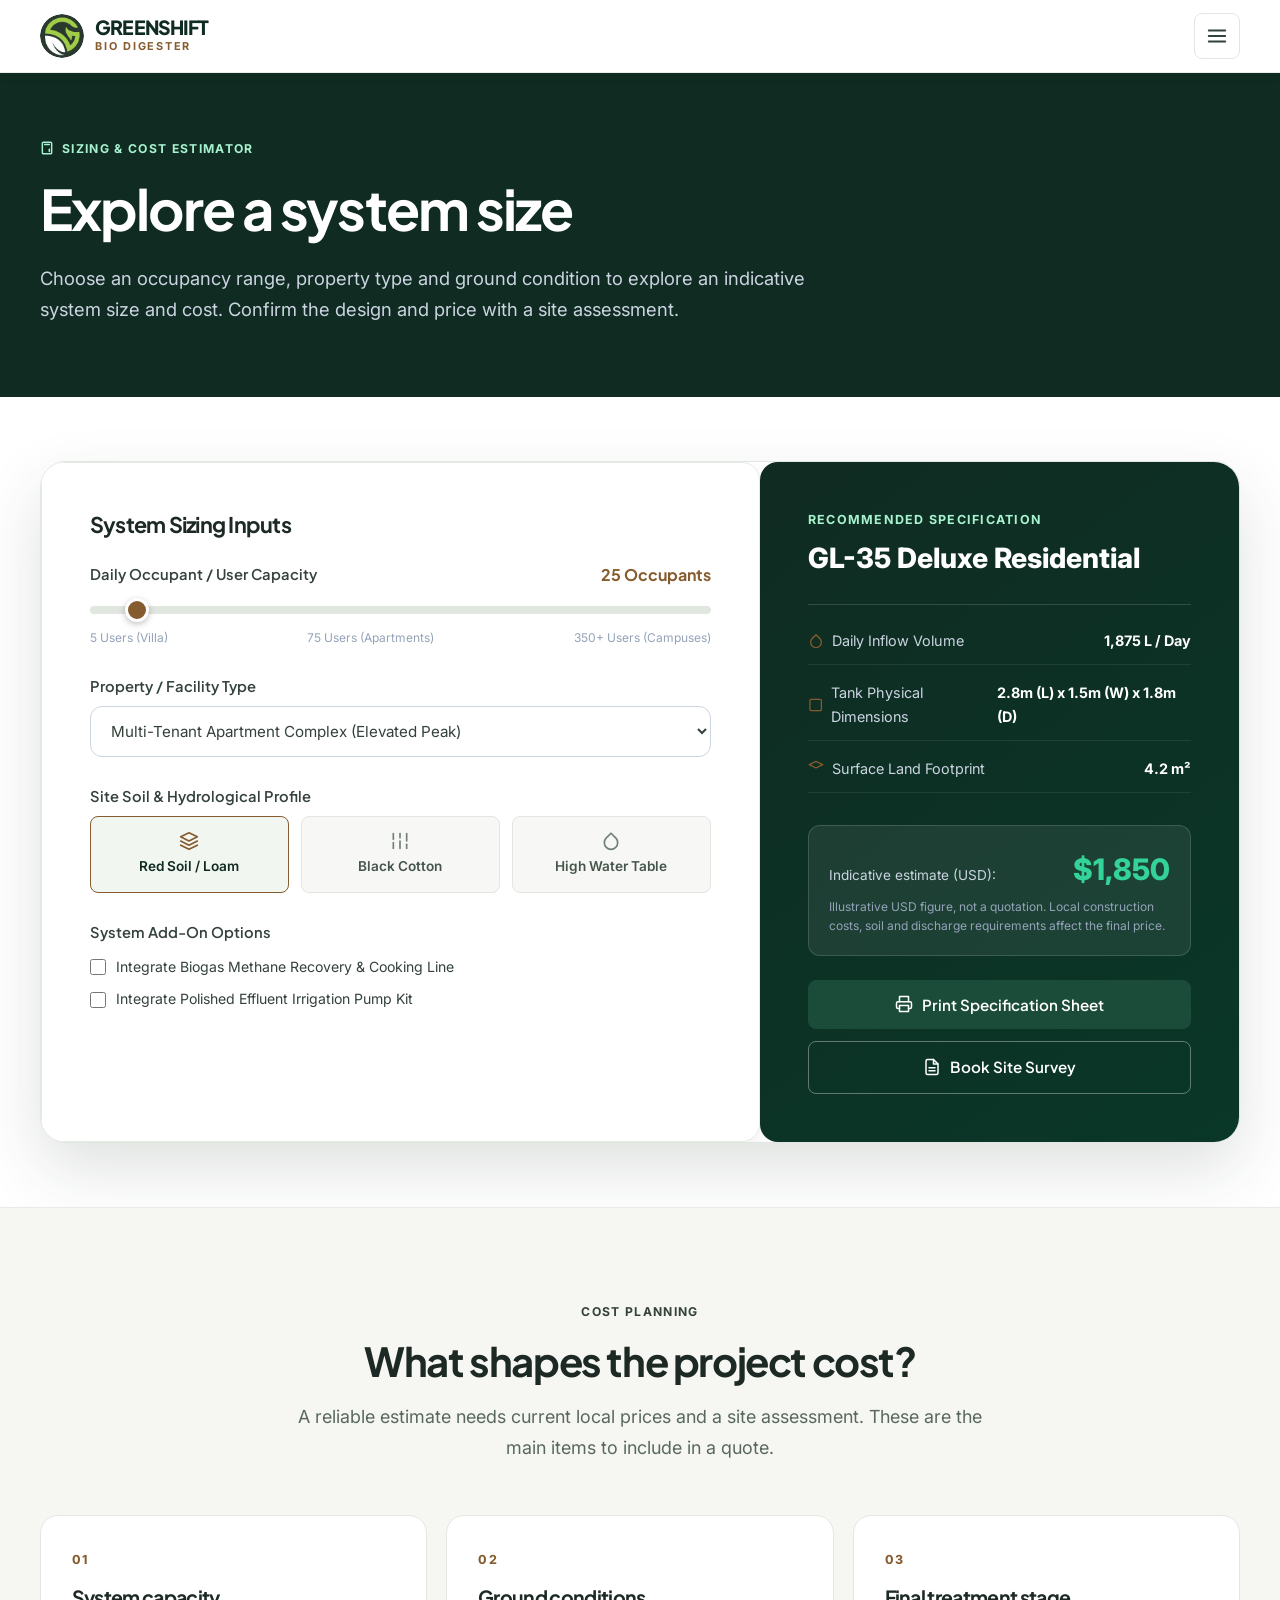
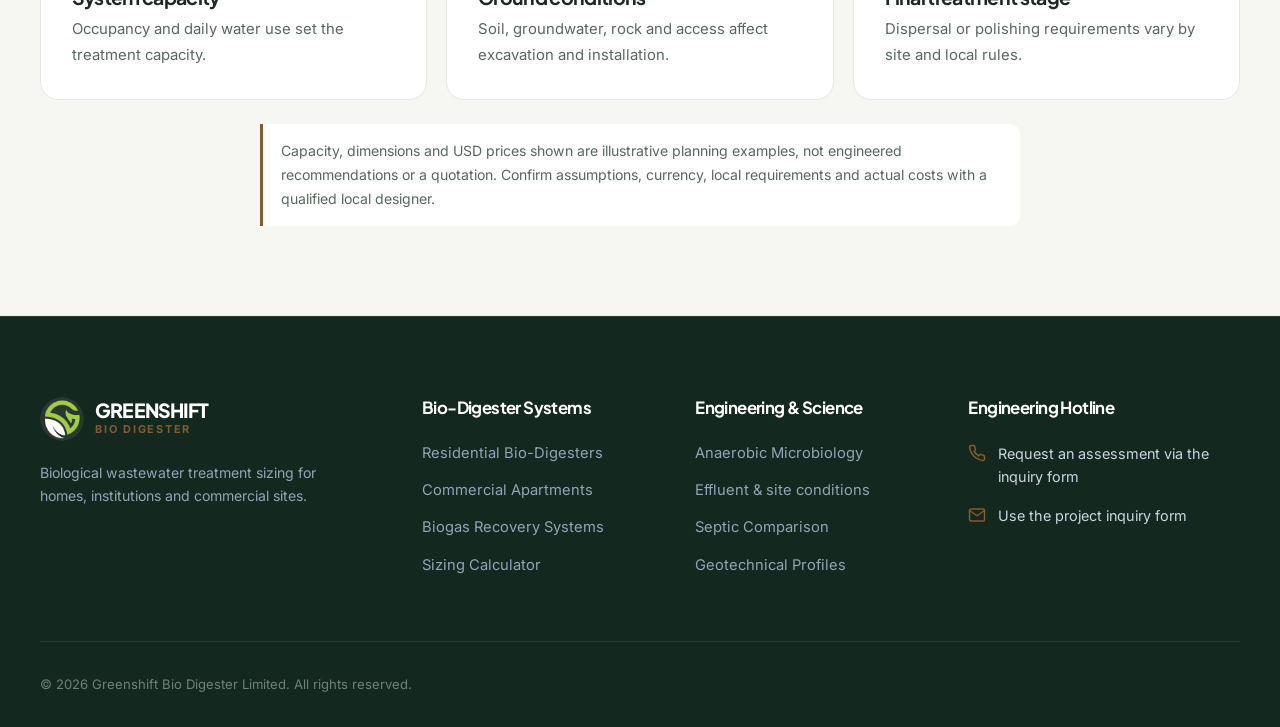
<file: calculator.html>
<!DOCTYPE html>
<html lang="en">
<head>
  <meta charset="UTF-8">
  <meta name="viewport" content="width=device-width, initial-scale=1.0">
  <meta name="description" content="Explore indicative wastewater treatment capacity and site planning factors with the Greenshift Bio Digester sizing guide.">
  <title>System Sizing Calculator | Greenshift Bio Digester</title>
  
    <link rel="icon" type="image/webp" href="assets/favicon.webp?v=20261113f">
  <link rel="icon" type="image/png" sizes="32x32" href="assets/favicon.png?v=20261113f">
  <link rel="icon" type="image/png" sizes="192x192" href="assets/favicon.png?v=20261113f">
  <link rel="apple-touch-icon" href="assets/favicon.png?v=20261113f">
  <link rel="stylesheet" href="css/style.css?v=20261120">
  <style>
    @media print {
      body * {
        visibility: hidden;
      }
      .calculator-box, .calculator-box * {
        visibility: visible;
      }
      .calculator-box {
        position: absolute;
        left: 0;
        top: 0;
        width: 100%;
        box-shadow: none;
        border: none;
      }
      .top-bar, .site-header, .site-footer, .btn, .nav-actions, .mobile-toggle {
        display: none !important;
      }
    }
  </style>
</head>
<body>

  <!-- Top Authority Bar -->
  <div class="top-bar">
    <div class="container top-bar-content">
      <div class="top-bar-left">
        <div class="top-bar-item">
          <svg viewBox="0 0 24 24" fill="none" stroke="currentColor" stroke-width="2" stroke-linecap="round" stroke-linejoin="round">
            <path d="M12 22s8-4 8-10V5l-8-3-8 3v7c0 6 8 10 8 10z"></path>
          </svg>
          <span>Sizing estimate</span>
        </div>
      </div>
      <div class="top-bar-right">
        <div class="top-bar-item">
          <svg viewBox="0 0 24 24" fill="none" stroke="currentColor" stroke-width="2" stroke-linecap="round" stroke-linejoin="round">
            <path d="M22 16.92v3a2 2 0 0 1-2.18 2 19.79 19.79 0 0 1-8.63-3.07 19.5 19.5 0 0 1-6-6 19.79 19.79 0 0 1-3.07-8.67A2 2 0 0 1 4.11 2h3a2 2 0 0 1 2 1.72 12.84 12.84 0 0 0 .7 2.81 2 2 0 0 1-.45 2.11L8.09 9.91a16 16 0 0 0 6 6l1.27-1.27a2 2 0 0 1 2.11-.45 12.84 12.84 0 0 0 2.81.7A2 2 0 0 1 22 16.92z"></path>
          </svg>
          <a href="contact.html#booking-form">Request an assessment</a>
        </div>
        <div class="top-bar-item">
          <svg viewBox="0 0 24 24" fill="none" stroke="currentColor" stroke-width="2" stroke-linecap="round" stroke-linejoin="round">
            <path d="M4 4h16c1.1 0 2 .9 2 2v12c0 1.1-.9 2-2 2H4c-1.1 0-2-.9-2-2V6c0-1.1.9-2 2-2z"></path>
            <polyline points="22,6 12,13 2,6"></polyline>
          </svg>
          <a href="contact.html#booking-form">Use the project inquiry form</a>
        </div>
      </div>
    </div>
  </div>

  <!-- Main Navigation Header -->
  <header class="site-header">
    <div class="container header-inner">
      <a href="index.html" class="brand-logo" aria-label="Greenshift Bio Digester Home">
        <div class="logo-icon-wrapper">
          <img src="assets/greenshift-logo.webp" alt="Greenshift Bio Digester Logo" class="brand-logo-img" width="44" height="44">
        </div>
        <div class="brand-text">
          <span class="brand-title">GREENSHIFT</span>
          <span class="brand-subtitle">BIO DIGESTER</span>
        </div>
      </a>

      <nav aria-label="Primary">
        <ul class="nav-menu" id="nav-menu">
          <li><a href="index.html" class="nav-link ">Home</a></li>
          <li><a href="solutions.html" class="nav-link ">Solutions</a></li>
          <li><a href="technology.html" class="nav-link ">How it works</a></li>
          <li><a href="calculator.html" class="nav-link active">Sizing guide</a></li>
          <li><a href="contact.html" class="nav-link ">Contact</a></li>
          <li class="mobile-menu-cta"><a href="contact.html#booking-form" class="btn btn-primary">Request a site assessment</a></li>
        </ul>
      </nav>

      <div class="nav-actions">
        <a href="contact.html" class="btn btn-primary">
          <svg viewBox="0 0 24 24" fill="none" stroke="currentColor" stroke-width="2" stroke-linecap="round" stroke-linejoin="round">
            <rect x="3" y="4" width="18" height="18" rx="2" ry="2"></rect>
            <line x1="16" y1="2" x2="16" y2="6"></line>
            <line x1="8" y1="2" x2="8" y2="6"></line>
            <line x1="3" y1="10" x2="21" y2="10"></line>
          </svg>
          <span>Request Site Survey</span>
        </a>
        <button class="mobile-toggle" id="mobile-toggle" aria-label="Toggle navigation menu" aria-controls="nav-menu" aria-expanded="false">
          <svg viewBox="0 0 24 24" fill="none" stroke="currentColor" stroke-width="2" stroke-linecap="round" stroke-linejoin="round">
            <line x1="3" y1="12" x2="21" y2="12"></line>
            <line x1="3" y1="6" x2="21" y2="6"></line>
            <line x1="3" y1="18" x2="21" y2="18"></line>
          </svg>
        </button>
      </div>
    </div>
  </header>

  <!-- Page Header -->
  <section class="section section-dark" style="padding: 4rem 0 4.5rem 0;">
    <div class="container">
      <div style="max-width: 800px;">
        <div class="badge-tag" style="background:rgba(255,255,255,0.1); border-color:rgba(255,255,255,0.25); color:#a7f3d0;">
          <svg viewBox="0 0 24 24" fill="none" stroke="currentColor" stroke-width="2.5" stroke-linecap="round" stroke-linejoin="round">
            <rect x="4" y="2" width="16" height="20" rx="2"></rect>
            <line x1="8" y1="6" x2="16" y2="6"></line>
            <line x1="16" y1="14" x2="16" y2="18"></line>
          </svg>
          <span>SIZING &amp; COST ESTIMATOR</span>
        </div>
        <h1 style="color:#ffffff; margin-bottom:1.25rem;">Explore a system size</h1>
        <p style="font-size:1.15rem; color:#cbd5e1; line-height:1.7;">
          Choose an occupancy range, property type and ground condition to explore an indicative system size and cost. Confirm the design and price with a site assessment.
        </p>
      </div>
    </div>
  </section>

  <!-- Calculator Tool -->
  <section class="section" style="padding: 4rem 0;">
    <div class="container">
      <div class="calculator-box">
        <div class="calculator-grid">
          <!-- Left Controls -->
          <div class="calculator-controls">
            <h3 style="font-size:1.35rem; margin-bottom:1.5rem; color:var(--color-slate-900);">System Sizing Inputs</h3>

            <div class="form-group">
              <label class="form-label" for="calc-users">
                <span>Daily Occupant / User Capacity</span>
                <span class="form-label-value" id="calc-users-val">25 Occupants</span>
              </label>
              <input type="range" class="range-slider" id="calc-users" min="5" max="350" step="5" value="25">
              <div style="display:flex; justify-content:space-between; font-size:0.75rem; color:#94a3b8; margin-top:0.4rem;">
                <span>5 Users (Villa)</span>
                <span>75 Users (Apartments)</span>
                <span>350+ Users (Campuses)</span>
              </div>
            </div>

            <div class="form-group">
              <label class="form-label" for="calc-property">
                <span>Property / Facility Type</span>
              </label>
              <select class="form-select" id="calc-property">
                <option value="residential-single">Single Family Home / Villa (Normal Peak)</option>
                <option value="residential-multi" selected>Multi-Tenant Apartment Complex (Elevated Peak)</option>
                <option value="commercial-office">Commercial Office Building (Daytime Usage)</option>
                <option value="school-institution">School / University Campus (High Blackwater Load)</option>
                <option value="hospitality-hotel">Hotel, Resort or Safari Lodge (Heavy Laundry & Kitchen)</option>
              </select>
            </div>

            <div class="form-group">
              <label class="form-label">
                <span>Site Soil & Hydrological Profile</span>
              </label>
              <div class="radio-pill-group">
                <div class="radio-pill">
                  <input type="radio" id="soil-normal" name="calc-soil" value="normal" checked>
                  <label for="soil-normal">
                    <svg viewBox="0 0 24 24" fill="none" stroke="currentColor" stroke-width="2" stroke-linecap="round" stroke-linejoin="round">
                      <polygon points="12 2 2 7 12 12 22 7 12 2"></polygon>
                      <polyline points="2 17 12 22 22 17"></polyline>
                      <polyline points="2 12 12 17 22 12"></polyline>
                    </svg>
                    <span>Red Soil / Loam</span>
                  </label>
                </div>
                <div class="radio-pill">
                  <input type="radio" id="soil-clay" name="calc-soil" value="clay">
                  <label for="soil-clay">
                    <svg viewBox="0 0 24 24" fill="none" stroke="currentColor" stroke-width="2" stroke-linecap="round" stroke-linejoin="round">
                      <line x1="4" y1="21" x2="4" y2="14"></line>
                      <line x1="4" y1="10" x2="4" y2="3"></line>
                      <line x1="12" y1="21" x2="12" y2="12"></line>
                      <line x1="12" y1="8" x2="12" y2="3"></line>
                      <line x1="20" y1="21" x2="20" y2="16"></line>
                      <line x1="20" y1="12" x2="20" y2="3"></line>
                    </svg>
                    <span>Black Cotton</span>
                  </label>
                </div>
                <div class="radio-pill">
                  <input type="radio" id="soil-highwater" name="calc-soil" value="highwater">
                  <label for="soil-highwater">
                    <svg viewBox="0 0 24 24" fill="none" stroke="currentColor" stroke-width="2" stroke-linecap="round" stroke-linejoin="round">
                      <path d="M12 2.69l5.66 5.66a8 8 0 1 1-11.31 0z"></path>
                    </svg>
                    <span>High Water Table</span>
                  </label>
                </div>
              </div>
            </div>

            <div class="form-group" style="margin-bottom:0;">
              <label class="form-label" style="margin-bottom:0.75rem;">
                <span>System Add-On Options</span>
              </label>
              <div style="display:flex; flex-direction:column; gap:0.6rem;">
                <label style="display:flex; align-items:center; gap:0.6rem; font-size:0.88rem; cursor:pointer;">
                  <input type="checkbox" id="calc-biogas" style="width:16px; height:16px; accent-color:var(--color-accent);">
                  <span>Integrate Biogas Methane Recovery & Cooking Line</span>
                </label>
                <label style="display:flex; align-items:center; gap:0.6rem; font-size:0.88rem; cursor:pointer;">
                  <input type="checkbox" id="calc-greywater" style="width:16px; height:16px; accent-color:var(--color-accent);">
                  <span>Integrate Polished Effluent Irrigation Pump Kit</span>
                </label>
              </div>
            </div>
          </div>

          <!-- Right Results Panel -->
          <div class="calculator-results">
            <div>
              <div class="calc-result-header">
                <div class="calc-result-subtitle">RECOMMENDED SPECIFICATION</div>
                <div class="calc-model-name" id="out-model-name">GL-35 Deluxe Residential</div>
              </div>

              <div class="calc-specs-list">
                <div class="calc-spec-item">
                  <div class="calc-spec-label">
                    <svg viewBox="0 0 24 24" fill="none" stroke="currentColor" stroke-width="2" stroke-linecap="round" stroke-linejoin="round">
                      <path d="M12 2.69l5.66 5.66a8 8 0 1 1-11.31 0z"></path>
                    </svg>
                    <span>Daily Inflow Volume</span>
                  </div>
                  <div class="calc-spec-value" id="out-daily-flow">1,875 L / Day</div>
                </div>

                <div class="calc-spec-item">
                  <div class="calc-spec-label">
                    <svg viewBox="0 0 24 24" fill="none" stroke="currentColor" stroke-width="2" stroke-linecap="round" stroke-linejoin="round">
                      <rect x="3" y="3" width="18" height="18" rx="2" ry="2"></rect>
                    </svg>
                    <span>Tank Physical Dimensions</span>
                  </div>
                  <div class="calc-spec-value" id="out-dimensions">2.8m (L) x 1.5m (W) x 1.8m (D)</div>
                </div>

                <div class="calc-spec-item">
                  <div class="calc-spec-label">
                    <svg viewBox="0 0 24 24" fill="none" stroke="currentColor" stroke-width="2" stroke-linecap="round" stroke-linejoin="round">
                      <polygon points="12 2 2 7 12 12 22 7 12 2"></polygon>
                    </svg>
                    <span>Surface Land Footprint</span>
                  </div>
                  <div class="calc-spec-value" id="out-footprint">4.2 m²</div>
                </div>

              </div>

              <div class="calc-pricing-box">
                <div class="calc-price-row">
                  <span class="calc-price-label">Indicative estimate (USD):</span>
                  <span class="calc-price-value" id="out-cost-estimate">$1,850</span>
                </div>
                <div class="calc-price-note">Illustrative USD figure, not a quotation. Local construction costs, soil and discharge requirements affect the final price.</div>
              </div>

            </div>

            <div style="display:flex; gap:0.75rem; flex-wrap:wrap;">
              <button class="btn btn-primary" onclick="window.print()" style="flex:1;">
                <svg viewBox="0 0 24 24" fill="none" stroke="currentColor" stroke-width="2" stroke-linecap="round" stroke-linejoin="round">
                  <polyline points="6 9 6 2 18 2 18 9"></polyline>
                  <path d="M6 18H4a2 2 0 0 1-2-2v-5a2 2 0 0 1 2-2h16a2 2 0 0 1 2 2v5a2 2 0 0 1-2 2h-2"></path>
                  <rect x="6" y="14" width="12" height="8"></rect>
                </svg>
                <span>Print Specification Sheet</span>
              </button>
              <a href="contact.html" class="btn btn-outline-white" style="flex:1;">
                <svg viewBox="0 0 24 24" fill="none" stroke="currentColor" stroke-width="2" stroke-linecap="round" stroke-linejoin="round">
                  <path d="M14 2H6a2 2 0 0 0-2 2v16a2 2 0 0 0 2 2h12a2 2 0 0 0 2-2V8z"></path>
                  <polyline points="14 2 14 8 20 8"></polyline>
                  <line x1="16" y1="13" x2="8" y2="13"></line>
                  <line x1="16" y1="17" x2="8" y2="17"></line>
                </svg>
                <span>Book Site Survey</span>
              </a>
            </div>
          </div>
        </div>
      </div>
    </div>
  </section>

  <section class="section section-alt cost-factors">
    <div class="container">
      <div class="section-header">
        <div class="badge-tag">COST PLANNING</div>
        <h2>What shapes the project cost?</h2>
        <p>A reliable estimate needs current local prices and a site assessment. These are the main items to include in a quote.</p>
      </div>
      <div class="effluent-factors">
        <article><span>01</span><h3>System capacity</h3><p>Occupancy and daily water use set the treatment capacity.</p></article>
        <article><span>02</span><h3>Ground conditions</h3><p>Soil, groundwater, rock and access affect excavation and installation.</p></article>
        <article><span>03</span><h3>Final treatment stage</h3><p>Dispersal or polishing requirements vary by site and local rules.</p></article>
      </div>
      <p class="calculator-disclaimer">Capacity, dimensions and USD prices shown are illustrative planning examples, not engineered recommendations or a quotation. Confirm assumptions, currency, local requirements and actual costs with a qualified local designer.</p>
    </div>
  </section>
  <!-- Corporate Footer -->
  <footer class="site-footer">
    <div class="container">
      <div class="footer-top-grid">
        <div class="footer-col">
          <div class="brand-logo" style="margin-bottom:1.25rem;">
            <div class="logo-icon-wrapper">
              <img src="assets/greenshift-logo.webp" alt="Greenshift Bio Digester Logo" class="brand-logo-img" width="44" height="44">
            </div>
            <div class="brand-text">
              <span class="brand-title" style="color:#ffffff;">GREENSHIFT</span>
              <span class="brand-subtitle">BIO DIGESTER</span>
            </div>
          </div>
          <p style="font-size:0.88rem; line-height:1.65; color:#94a3b8;">
            Biological wastewater treatment sizing for homes, institutions and commercial sites.
          </p>
        </div>
        <div class="footer-col">
          <h4>Bio-Digester Systems</h4>
          <ul class="footer-links-list">
            <li><a href="solutions.html#residential">Residential Bio-Digesters</a></li>
            <li><a href="solutions.html#commercial">Commercial Apartments</a></li>
            <li><a href="solutions.html#biogas">Biogas Recovery Systems</a></li>
            <li><a href="calculator.html">Sizing Calculator</a></li>
          </ul>
        </div>
        <div class="footer-col">
          <h4>Engineering & Science</h4>
          <ul class="footer-links-list">
            <li><a href="technology.html">Anaerobic Microbiology</a></li>
            <li><a href="technology.html#effluent">Effluent &amp; site conditions</a></li>
            <li><a href="index.html#comparison">Septic Comparison</a></li>
            <li><a href="index.html#soil-engineering">Geotechnical Profiles</a></li>
          </ul>
        </div>
        <div class="footer-col">
          <h4>Engineering Hotline</h4>
          <ul class="footer-contact-list">
            <li>
              <svg viewBox="0 0 24 24" fill="none" stroke="currentColor" stroke-width="2" stroke-linecap="round" stroke-linejoin="round"><path d="M22 16.92v3a2 2 0 0 1-2.18 2 19.79 19.79 0 0 1-8.63-3.07 19.5 19.5 0 0 1-6-6 19.79 19.79 0 0 1-3.07-8.67A2 2 0 0 1 4.11 2h3a2 2 0 0 1 2 1.72 12.84 12.84 0 0 0 .7 2.81 2 2 0 0 1-.45 2.11L8.09 9.91a16 16 0 0 0 6 6l1.27-1.27a2 2 0 0 1 2.11-.45 12.84 12.84 0 0 0 2.81.7A2 2 0 0 1 22 16.92z"></path></svg>
              <span>Request an assessment via the inquiry form</span>
            </li>
            <li>
              <svg viewBox="0 0 24 24" fill="none" stroke="currentColor" stroke-width="2" stroke-linecap="round" stroke-linejoin="round"><path d="M4 4h16c1.1 0 2 .9 2 2v12c0 1.1-.9 2-2 2H4c-1.1 0-2-.9-2-2V6c0-1.1.9-2 2-2z"></path><polyline points="22,6 12,13 2,6"></polyline></svg>
              <span>Use the project inquiry form</span>
            </li>
          </ul>
        </div>
      </div>
      <div class="footer-bottom">
        <div>&copy; 2026 Greenshift Bio Digester Limited. All rights reserved.</div>
      </div>
    </div>
  </footer>

  <script src="js/calculator.js"></script>
  <script src="js/main.js?v=20261120"></script>
</body>
</html>
</file>
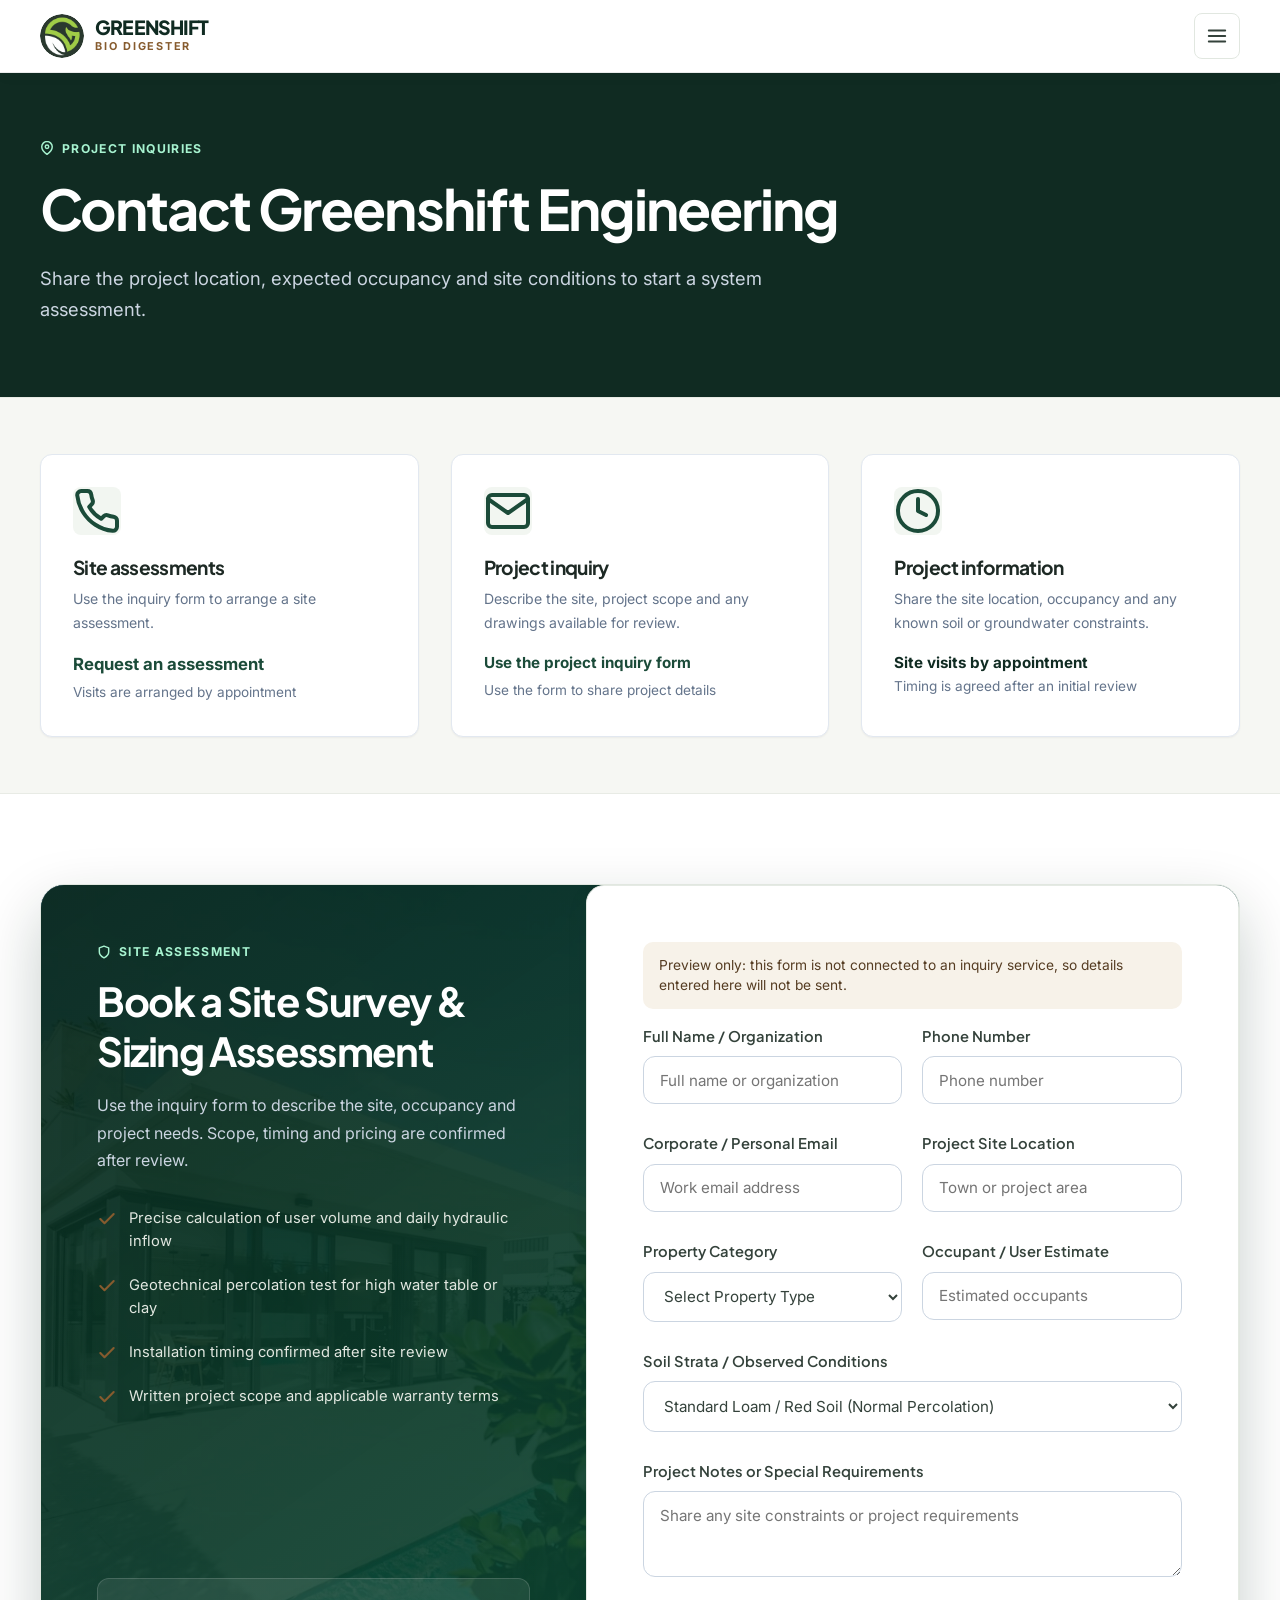
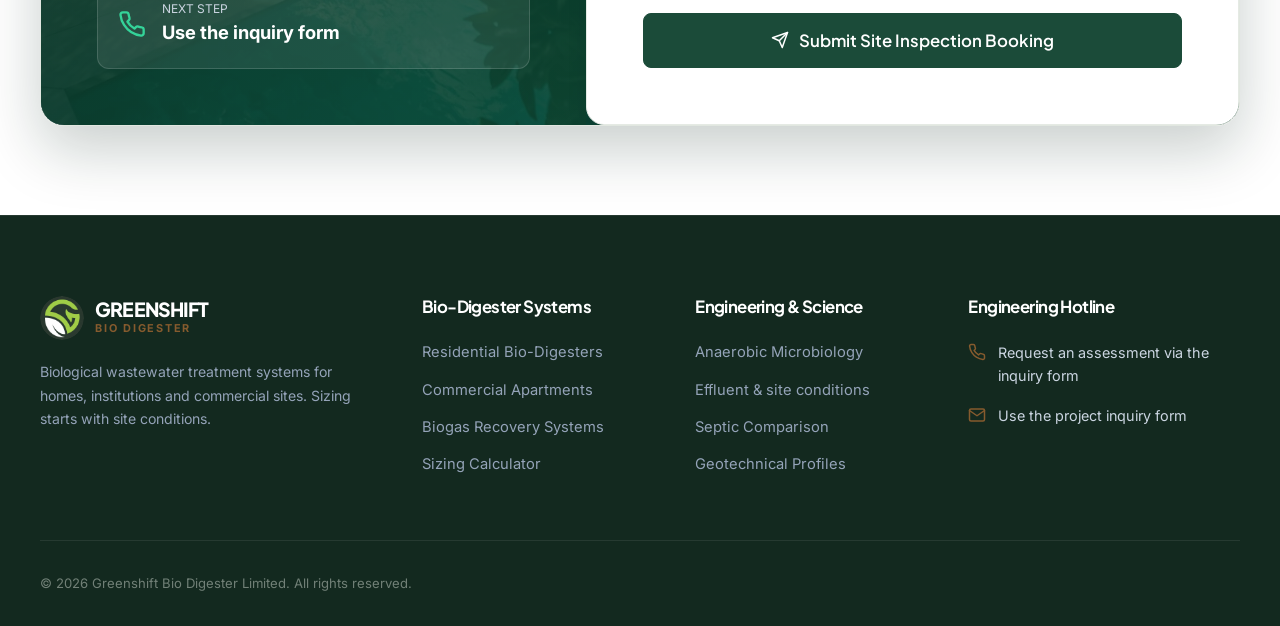
<file: contact.html>
<!DOCTYPE html>
<html lang="en">
<head>
  <meta charset="UTF-8">
  <meta name="viewport" content="width=device-width, initial-scale=1.0">
  <meta name="description" content="Contact Greenshift Bio Digester - Request on-site engineering surveys, submit architectural drawings for BOQ quotations, or contact technical emergency support.">
  <title>Contact & Engineering Dispatch | Greenshift Bio Digester</title>
  
    <link rel="icon" type="image/webp" href="assets/favicon.webp?v=20261113f">
  <link rel="icon" type="image/png" sizes="32x32" href="assets/favicon.png?v=20261113f">
  <link rel="icon" type="image/png" sizes="192x192" href="assets/favicon.png?v=20261113f">
  <link rel="apple-touch-icon" href="assets/favicon.png?v=20261113f">
  <link rel="stylesheet" href="css/style.css?v=20261120">
</head>
<body>

  <!-- Top Authority Bar -->
  <div class="top-bar">
    <div class="container top-bar-content">
      <div class="top-bar-left">
        <div class="top-bar-item">
          <svg viewBox="0 0 24 24" fill="none" stroke="currentColor" stroke-width="2" stroke-linecap="round" stroke-linejoin="round">
            <path d="M12 22s8-4 8-10V5l-8-3-8 3v7c0 6 8 10 8 10z"></path>
          </svg>
          <span>Site assessments • By appointment</span>
        </div>
      </div>
      <div class="top-bar-right">
        <div class="top-bar-item">
          <svg viewBox="0 0 24 24" fill="none" stroke="currentColor" stroke-width="2" stroke-linecap="round" stroke-linejoin="round">
            <path d="M22 16.92v3a2 2 0 0 1-2.18 2 19.79 19.79 0 0 1-8.63-3.07 19.5 19.5 0 0 1-6-6 19.79 19.79 0 0 1-3.07-8.67A2 2 0 0 1 4.11 2h3a2 2 0 0 1 2 1.72 12.84 12.84 0 0 0 .7 2.81 2 2 0 0 1-.45 2.11L8.09 9.91a16 16 0 0 0 6 6l1.27-1.27a2 2 0 0 1 2.11-.45 12.84 12.84 0 0 0 2.81.7A2 2 0 0 1 22 16.92z"></path>
          </svg>
          <a href="contact.html#booking-form">Request an assessment</a>
        </div>
        <div class="top-bar-item">
          <svg viewBox="0 0 24 24" fill="none" stroke="currentColor" stroke-width="2" stroke-linecap="round" stroke-linejoin="round">
            <path d="M4 4h16c1.1 0 2 .9 2 2v12c0 1.1-.9 2-2 2H4c-1.1 0-2-.9-2-2V6c0-1.1.9-2 2-2z"></path>
            <polyline points="22,6 12,13 2,6"></polyline>
          </svg>
          <a href="contact.html#booking-form">Use the project inquiry form</a>
        </div>
      </div>
    </div>
  </div>

  <!-- Main Navigation Header -->
  <header class="site-header">
    <div class="container header-inner">
      <a href="index.html" class="brand-logo" aria-label="Greenshift Bio Digester Home">
        <div class="logo-icon-wrapper">
          <img src="assets/greenshift-logo.webp" alt="Greenshift Bio Digester Logo" class="brand-logo-img" width="44" height="44">
        </div>
        <div class="brand-text">
          <span class="brand-title">GREENSHIFT</span>
          <span class="brand-subtitle">BIO DIGESTER</span>
        </div>
      </a>

      <nav aria-label="Primary">
        <ul class="nav-menu" id="nav-menu">
          <li><a href="index.html" class="nav-link ">Home</a></li>
          <li><a href="solutions.html" class="nav-link ">Solutions</a></li>
          <li><a href="technology.html" class="nav-link ">How it works</a></li>
          <li><a href="calculator.html" class="nav-link ">Sizing guide</a></li>
          <li><a href="contact.html" class="nav-link active">Contact</a></li>
          <li class="mobile-menu-cta"><a href="contact.html#booking-form" class="btn btn-primary">Request a site assessment</a></li>
        </ul>
      </nav>

      <div class="nav-actions">
        <a href="#booking-form" class="btn btn-primary">
          <svg viewBox="0 0 24 24" fill="none" stroke="currentColor" stroke-width="2" stroke-linecap="round" stroke-linejoin="round">
            <rect x="3" y="4" width="18" height="18" rx="2" ry="2"></rect>
            <line x1="16" y1="2" x2="16" y2="6"></line>
            <line x1="8" y1="2" x2="8" y2="6"></line>
            <line x1="3" y1="10" x2="21" y2="10"></line>
          </svg>
          <span>Request Site Survey</span>
        </a>
        <button class="mobile-toggle" id="mobile-toggle" aria-label="Toggle navigation menu" aria-controls="nav-menu" aria-expanded="false">
          <svg viewBox="0 0 24 24" fill="none" stroke="currentColor" stroke-width="2" stroke-linecap="round" stroke-linejoin="round">
            <line x1="3" y1="12" x2="21" y2="12"></line>
            <line x1="3" y1="6" x2="21" y2="6"></line>
            <line x1="3" y1="18" x2="21" y2="18"></line>
          </svg>
        </button>
      </div>
    </div>
  </header>

  <!-- Page Header -->
  <section class="section section-dark" style="padding: 4rem 0 4.5rem 0;">
    <div class="container">
      <div style="max-width: 800px;">
        <div class="badge-tag" style="background:rgba(255,255,255,0.1); border-color:rgba(255,255,255,0.25); color:#a7f3d0;">
          <svg viewBox="0 0 24 24" fill="none" stroke="currentColor" stroke-width="2.5" stroke-linecap="round" stroke-linejoin="round">
            <path d="M21 10c0 7-9 13-9 13s-9-6-9-13a9 9 0 0 1 18 0z"></path>
            <circle cx="12" cy="10" r="3"></circle>
          </svg>
          <span>PROJECT INQUIRIES</span>
        </div>
        <h1 style="color:#ffffff; margin-bottom:1.25rem;">Contact Greenshift Engineering</h1>
        <p style="font-size:1.15rem; color:#cbd5e1; line-height:1.7;">
          Share the project location, expected occupancy and site conditions to start a system assessment.
        </p>
      </div>
    </div>
  </section>

  <!-- Contact Cards Grid -->
  <section class="section section-alt" style="padding: 3.5rem 0;">
    <div class="container">
      <div style="display:grid; grid-template-columns: repeat(3, 1fr); gap:2rem;">
        <div style="background:#ffffff; border:1px solid #e2e8f0; border-radius:12px; padding:2rem; box-shadow:var(--shadow-sm);">
          <div style="width:48px; height:48px; border-radius:8px; background:var(--color-primary-surface); color:var(--color-primary); display:flex; align-items:center; justify-content:center; margin-bottom:1.25rem;">
            <svg viewBox="0 0 24 24" fill="none" stroke="currentColor" stroke-width="2" stroke-linecap="round" stroke-linejoin="round">
              <path d="M22 16.92v3a2 2 0 0 1-2.18 2 19.79 19.79 0 0 1-8.63-3.07 19.5 19.5 0 0 1-6-6 19.79 19.79 0 0 1-3.07-8.67A2 2 0 0 1 4.11 2h3a2 2 0 0 1 2 1.72 12.84 12.84 0 0 0 .7 2.81 2 2 0 0 1-.45 2.11L8.09 9.91a16 16 0 0 0 6 6l1.27-1.27a2 2 0 0 1 2.11-.45 12.84 12.84 0 0 0 2.81.7A2 2 0 0 1 22 16.92z"></path>
            </svg>
          </div>
          <h3 style="font-size:1.2rem; margin-bottom:0.5rem;">Site assessments</h3>
          <p style="font-size:0.88rem; color:#64748b; margin-bottom:1rem;">Use the inquiry form to arrange a site assessment.</p>
          <div style="font-weight:700; color:var(--color-primary-dark); font-size:1.05rem; margin-bottom:0.25rem;">
            <a href="contact.html#booking-form">Request an assessment</a>
          </div>
          <div style="font-size:0.85rem; color:#64748b;">Visits are arranged by appointment</div>
        </div>

        <div style="background:#ffffff; border:1px solid #e2e8f0; border-radius:12px; padding:2rem; box-shadow:var(--shadow-sm);">
          <div style="width:48px; height:48px; border-radius:8px; background:var(--color-primary-surface); color:var(--color-primary); display:flex; align-items:center; justify-content:center; margin-bottom:1.25rem;">
            <svg viewBox="0 0 24 24" fill="none" stroke="currentColor" stroke-width="2" stroke-linecap="round" stroke-linejoin="round">
              <path d="M4 4h16c1.1 0 2 .9 2 2v12c0 1.1-.9 2-2 2H4c-1.1 0-2-.9-2-2V6c0-1.1.9-2 2-2z"></path>
              <polyline points="22,6 12,13 2,6"></polyline>
            </svg>
          </div>
          <h3 style="font-size:1.2rem; margin-bottom:0.5rem;">Project inquiry</h3>
          <p style="font-size:0.88rem; color:#64748b; margin-bottom:1rem;">Describe the site, project scope and any drawings available for review.</p>
          <div style="font-weight:700; color:var(--color-primary-dark); font-size:0.95rem; margin-bottom:0.25rem;">
            <a href="contact.html#booking-form">Use the project inquiry form</a>
          </div>
          <div style="font-size:0.85rem; color:#64748b;">Use the form to share project details</div>
        </div>

        <div style="background:#ffffff; border:1px solid #e2e8f0; border-radius:12px; padding:2rem; box-shadow:var(--shadow-sm);">
          <div style="width:48px; height:48px; border-radius:8px; background:var(--color-primary-surface); color:var(--color-primary); display:flex; align-items:center; justify-content:center; margin-bottom:1.25rem;">
            <svg viewBox="0 0 24 24" fill="none" stroke="currentColor" stroke-width="2" stroke-linecap="round" stroke-linejoin="round">
              <circle cx="12" cy="12" r="10"></circle>
              <polyline points="12 6 12 12 16 14"></polyline>
            </svg>
          </div>
          <h3 style="font-size:1.2rem; margin-bottom:0.5rem;">Project information</h3>
          <p style="font-size:0.88rem; color:#64748b; margin-bottom:1rem;">Share the site location, occupancy and any known soil or groundwater constraints.</p>
          <div style="font-weight:700; color:var(--color-primary-dark); font-size:0.95rem;">Site visits by appointment</div>
          <div style="font-size:0.85rem; color:#64748b;">Timing is agreed after an initial review</div>
        </div>
      </div>
    </div>
  </section>

  <!-- Main Booking Form Section -->
  <section class="section" id="booking-form">
    <div class="container">
      <div class="consultation-card">
        <div class="consultation-grid">
          <!-- Left Info Box -->
          <div class="consultation-info">
            <div>
              <div class="badge-tag" style="background:rgba(255,255,255,0.1); border-color:rgba(255,255,255,0.25); color:#a7f3d0;">
                <svg viewBox="0 0 24 24" fill="none" stroke="currentColor" stroke-width="2.5" stroke-linecap="round" stroke-linejoin="round">
                  <path d="M12 22s8-4 8-10V5l-8-3-8 3v7c0 6 8 10 8 10z"></path>
                </svg>
                <span>SITE ASSESSMENT</span>
              </div>
              <h2>Book a Site Survey & Sizing Assessment</h2>
              <p>Use the inquiry form to describe the site, occupancy and project needs. Scope, timing and pricing are confirmed after review.</p>

              <ul class="consultation-perks">
                <li>
                  <svg viewBox="0 0 24 24" fill="none" stroke="currentColor" stroke-width="2.5" stroke-linecap="round" stroke-linejoin="round"><polyline points="20 6 9 17 4 12"></polyline></svg>
                  <span>Precise calculation of user volume and daily hydraulic inflow</span>
                </li>
                <li>
                  <svg viewBox="0 0 24 24" fill="none" stroke="currentColor" stroke-width="2.5" stroke-linecap="round" stroke-linejoin="round"><polyline points="20 6 9 17 4 12"></polyline></svg>
                  <span>Geotechnical percolation test for high water table or clay</span>
                </li>
                <li>
                  <svg viewBox="0 0 24 24" fill="none" stroke="currentColor" stroke-width="2.5" stroke-linecap="round" stroke-linejoin="round"><polyline points="20 6 9 17 4 12"></polyline></svg>
                  <span>Installation timing confirmed after site review</span>
                </li>
                <li>
                  <svg viewBox="0 0 24 24" fill="none" stroke="currentColor" stroke-width="2.5" stroke-linecap="round" stroke-linejoin="round"><polyline points="20 6 9 17 4 12"></polyline></svg>
                  <span>Written project scope and applicable warranty terms</span>
                </li>
              </ul>
            </div>

            <div class="consultation-emergency-box">
              <svg viewBox="0 0 24 24" fill="none" stroke="currentColor" stroke-width="2" stroke-linecap="round" stroke-linejoin="round">
                <path d="M22 16.92v3a2 2 0 0 1-2.18 2 19.79 19.79 0 0 1-8.63-3.07 19.5 19.5 0 0 1-6-6 19.79 19.79 0 0 1-3.07-8.67A2 2 0 0 1 4.11 2h3a2 2 0 0 1 2 1.72 12.84 12.84 0 0 0 .7 2.81 2 2 0 0 1-.45 2.11L8.09 9.91a16 16 0 0 0 6 6l1.27-1.27a2 2 0 0 1 2.11-.45 12.84 12.84 0 0 0 2.81.7A2 2 0 0 1 22 16.92z"></path>
              </svg>
              <div>
                <div class="emergency-label">Next step</div>
                <div class="emergency-phone">Use the inquiry form</div>
              </div>
            </div>
          </div>

          <!-- Right Form Box -->
          <div class="consultation-form-wrap">
            <form class="quote-inquiry-form" id="contact-page-form">
              <div class="form-grid-2">
                <div class="form-group">
                  <label class="form-label" for="contact-name">Full Name / Organization</label>
                  <input type="text" class="form-input" id="contact-name" placeholder="Full name or organization" required>
                </div>
                <div class="form-group">
                  <label class="form-label" for="contact-phone">Phone Number</label>
                  <input type="tel" class="form-input" id="contact-phone" placeholder="Phone number" required>
                </div>
              </div>

              <div class="form-grid-2">
                <div class="form-group">
                  <label class="form-label" for="contact-email">Corporate / Personal Email</label>
                  <input type="email" class="form-input" id="contact-email" placeholder="Work email address" required>
                </div>
                <div class="form-group">
                  <label class="form-label" for="contact-location">Project Site Location</label>
                  <input type="text" class="form-input" id="contact-location" placeholder="Town or project area" required>
                </div>
              </div>

              <div class="form-grid-2">
                <div class="form-group">
                  <label class="form-label" for="contact-type">Property Category</label>
                  <select class="form-select" id="contact-type" required>
                    <option value="">Select Property Type</option>
                    <option value="residential">Residential Villa / Townhouse</option>
                    <option value="apartments">Multi-Tenant Apartments</option>
                    <option value="commercial">Commercial Office / Mall</option>
                    <option value="school">School / University Institution</option>
                    <option value="hotel">Hotel / Safari Eco-Lodge</option>
                    <option value="retrofit">Septic Tank Conversion</option>
                  </select>
                </div>
                <div class="form-group">
                  <label class="form-label" for="contact-users">Occupant / User Estimate</label>
                  <input type="number" class="form-input" id="contact-users" placeholder="Estimated occupants" min="1" required>
                </div>
              </div>

              <div class="form-group">
                <label class="form-label" for="contact-soil">Soil Strata / Observed Conditions</label>
                <select class="form-select" id="contact-soil">
                  <option value="normal">Standard Loam / Red Soil (Normal Percolation)</option>
                  <option value="clay">Black Cotton / Heavy Clay (Poor Absorption)</option>
                  <option value="highwater">High Water Table / Waterlogged Ground</option>
                  <option value="rocky">Rocky Ground / Shallow Bedrock</option>
                  <option value="unknown">Uncertain (Requires Engineering Soil Test)</option>
                </select>
              </div>

              <div class="form-group">
                <label class="form-label" for="contact-notes">Project Notes or Special Requirements</label>
                <textarea class="form-textarea" id="contact-notes" rows="3" placeholder="Share any site constraints or project requirements"></textarea>
              </div>

              <button type="submit" class="btn btn-primary btn-lg btn-block">
                <svg viewBox="0 0 24 24" fill="none" stroke="currentColor" stroke-width="2" stroke-linecap="round" stroke-linejoin="round">
                  <line x1="22" y1="2" x2="11" y2="13"></line>
                  <polygon points="22 2 15 22 11 13 2 9 22 2"></polygon>
                </svg>
                <span>Submit Site Inspection Booking</span>
              </button>
            </form>
          </div>
        </div>
      </div>
    </div>
  </section>

  <!-- Corporate Footer -->
  <footer class="site-footer">
    <div class="container">
      <div class="footer-top-grid">
        <div class="footer-col">
          <div class="brand-logo" style="margin-bottom:1.25rem;">
            <div class="logo-icon-wrapper">
              <img src="assets/greenshift-logo.webp" alt="Greenshift Bio Digester Logo" class="brand-logo-img" width="44" height="44">
            </div>
            <div class="brand-text">
              <span class="brand-title" style="color:#ffffff;">GREENSHIFT</span>
              <span class="brand-subtitle">BIO DIGESTER</span>
            </div>
          </div>
          <p style="font-size:0.88rem; line-height:1.65; color:#94a3b8;">
            Biological wastewater treatment systems for homes, institutions and commercial sites. Sizing starts with site conditions.
          </p>
        </div>
        <div class="footer-col">
          <h4>Bio-Digester Systems</h4>
          <ul class="footer-links-list">
            <li><a href="solutions.html#residential">Residential Bio-Digesters</a></li>
            <li><a href="solutions.html#commercial">Commercial Apartments</a></li>
            <li><a href="solutions.html#biogas">Biogas Recovery Systems</a></li>
            <li><a href="calculator.html">Sizing Calculator</a></li>
          </ul>
        </div>
        <div class="footer-col">
          <h4>Engineering & Science</h4>
          <ul class="footer-links-list">
            <li><a href="technology.html">Anaerobic Microbiology</a></li>
            <li><a href="technology.html#effluent">Effluent &amp; site conditions</a></li>
            <li><a href="index.html#comparison">Septic Comparison</a></li>
            <li><a href="index.html#soil-engineering">Geotechnical Profiles</a></li>
          </ul>
        </div>
        <div class="footer-col">
          <h4>Engineering Hotline</h4>
          <ul class="footer-contact-list">
            <li>
              <svg viewBox="0 0 24 24" fill="none" stroke="currentColor" stroke-width="2" stroke-linecap="round" stroke-linejoin="round"><path d="M22 16.92v3a2 2 0 0 1-2.18 2 19.79 19.79 0 0 1-8.63-3.07 19.5 19.5 0 0 1-6-6 19.79 19.79 0 0 1-3.07-8.67A2 2 0 0 1 4.11 2h3a2 2 0 0 1 2 1.72 12.84 12.84 0 0 0 .7 2.81 2 2 0 0 1-.45 2.11L8.09 9.91a16 16 0 0 0 6 6l1.27-1.27a2 2 0 0 1 2.11-.45 12.84 12.84 0 0 0 2.81.7A2 2 0 0 1 22 16.92z"></path></svg>
              <span>Request an assessment via the inquiry form</span>
            </li>
            <li>
              <svg viewBox="0 0 24 24" fill="none" stroke="currentColor" stroke-width="2" stroke-linecap="round" stroke-linejoin="round"><path d="M4 4h16c1.1 0 2 .9 2 2v12c0 1.1-.9 2-2 2H4c-1.1 0-2-.9-2-2V6c0-1.1.9-2 2-2z"></path><polyline points="22,6 12,13 2,6"></polyline></svg>
              <span>Use the project inquiry form</span>
            </li>
          </ul>
        </div>
      </div>
      <div class="footer-bottom">
        <div>&copy; 2026 Greenshift Bio Digester Limited. All rights reserved.</div>
      </div>
    </div>
  </footer>

  <script src="js/main.js?v=20261120"></script>
</body>
</html>
</file>
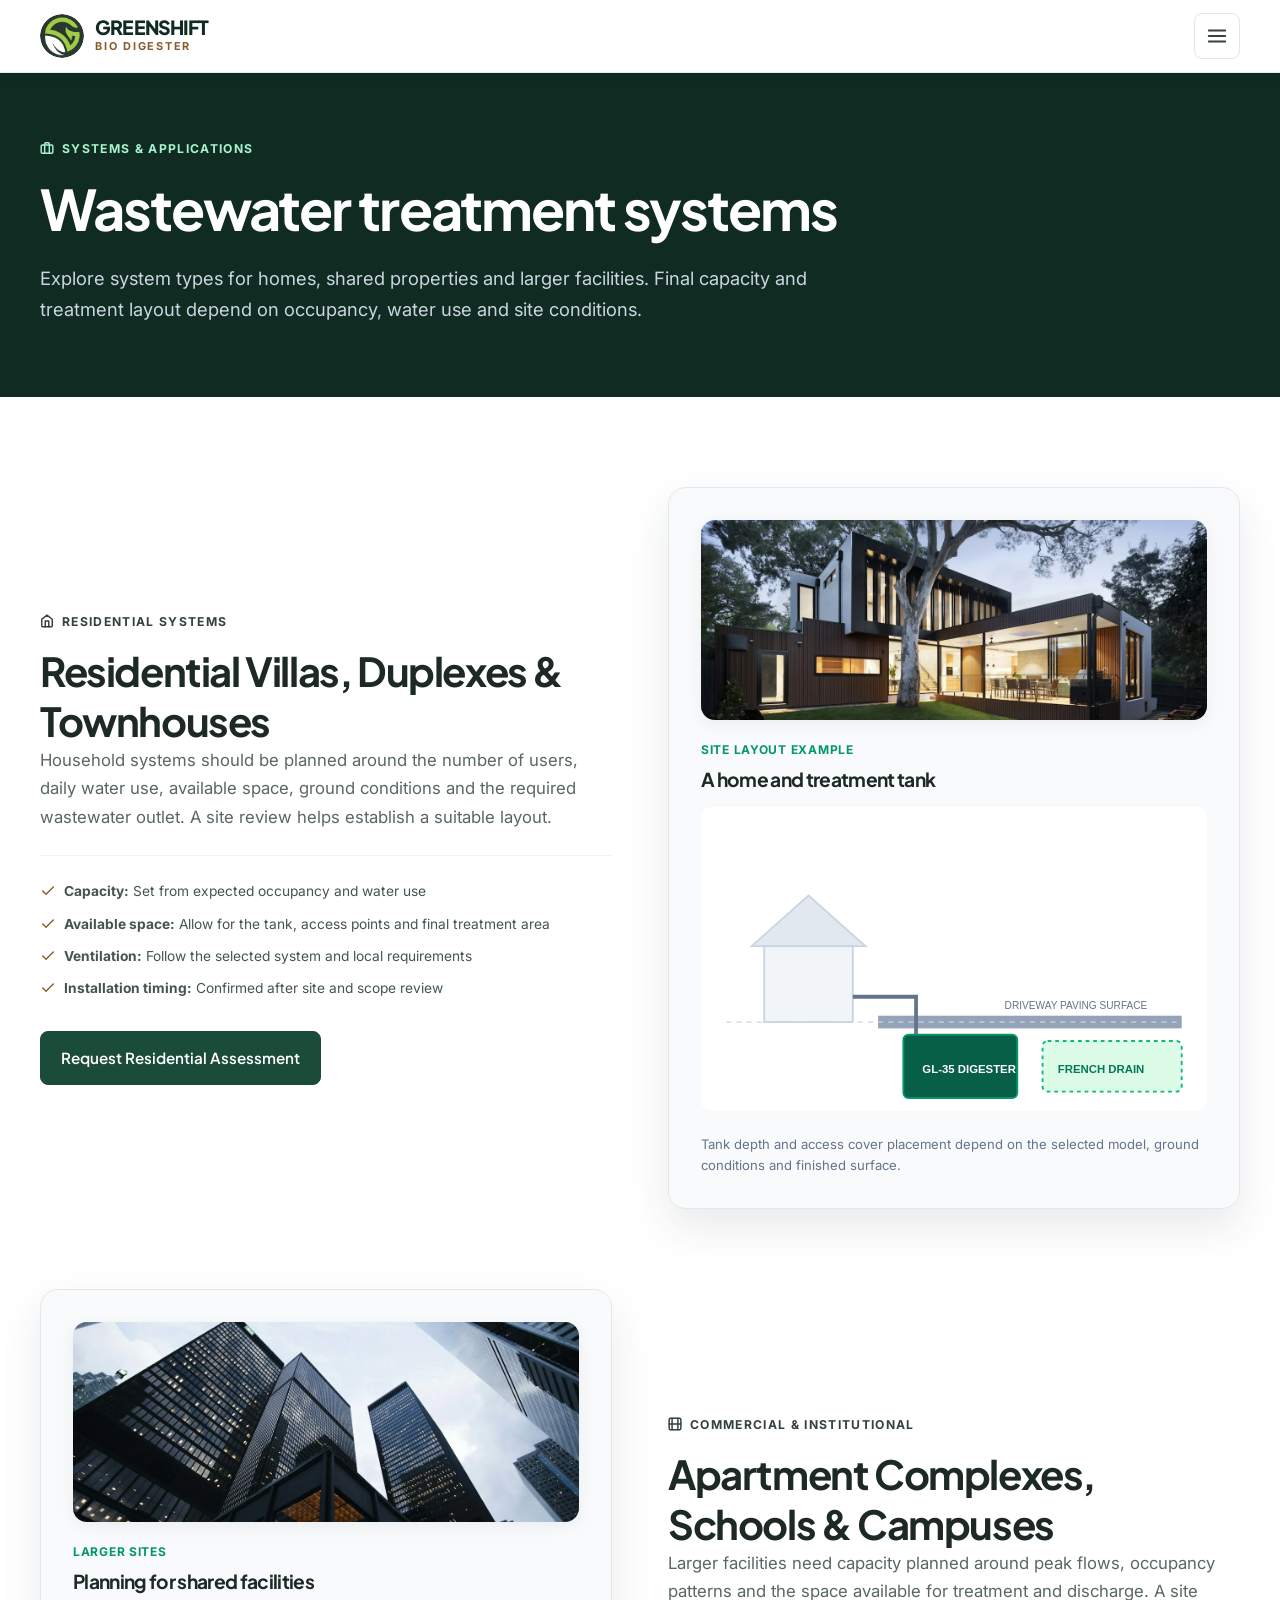
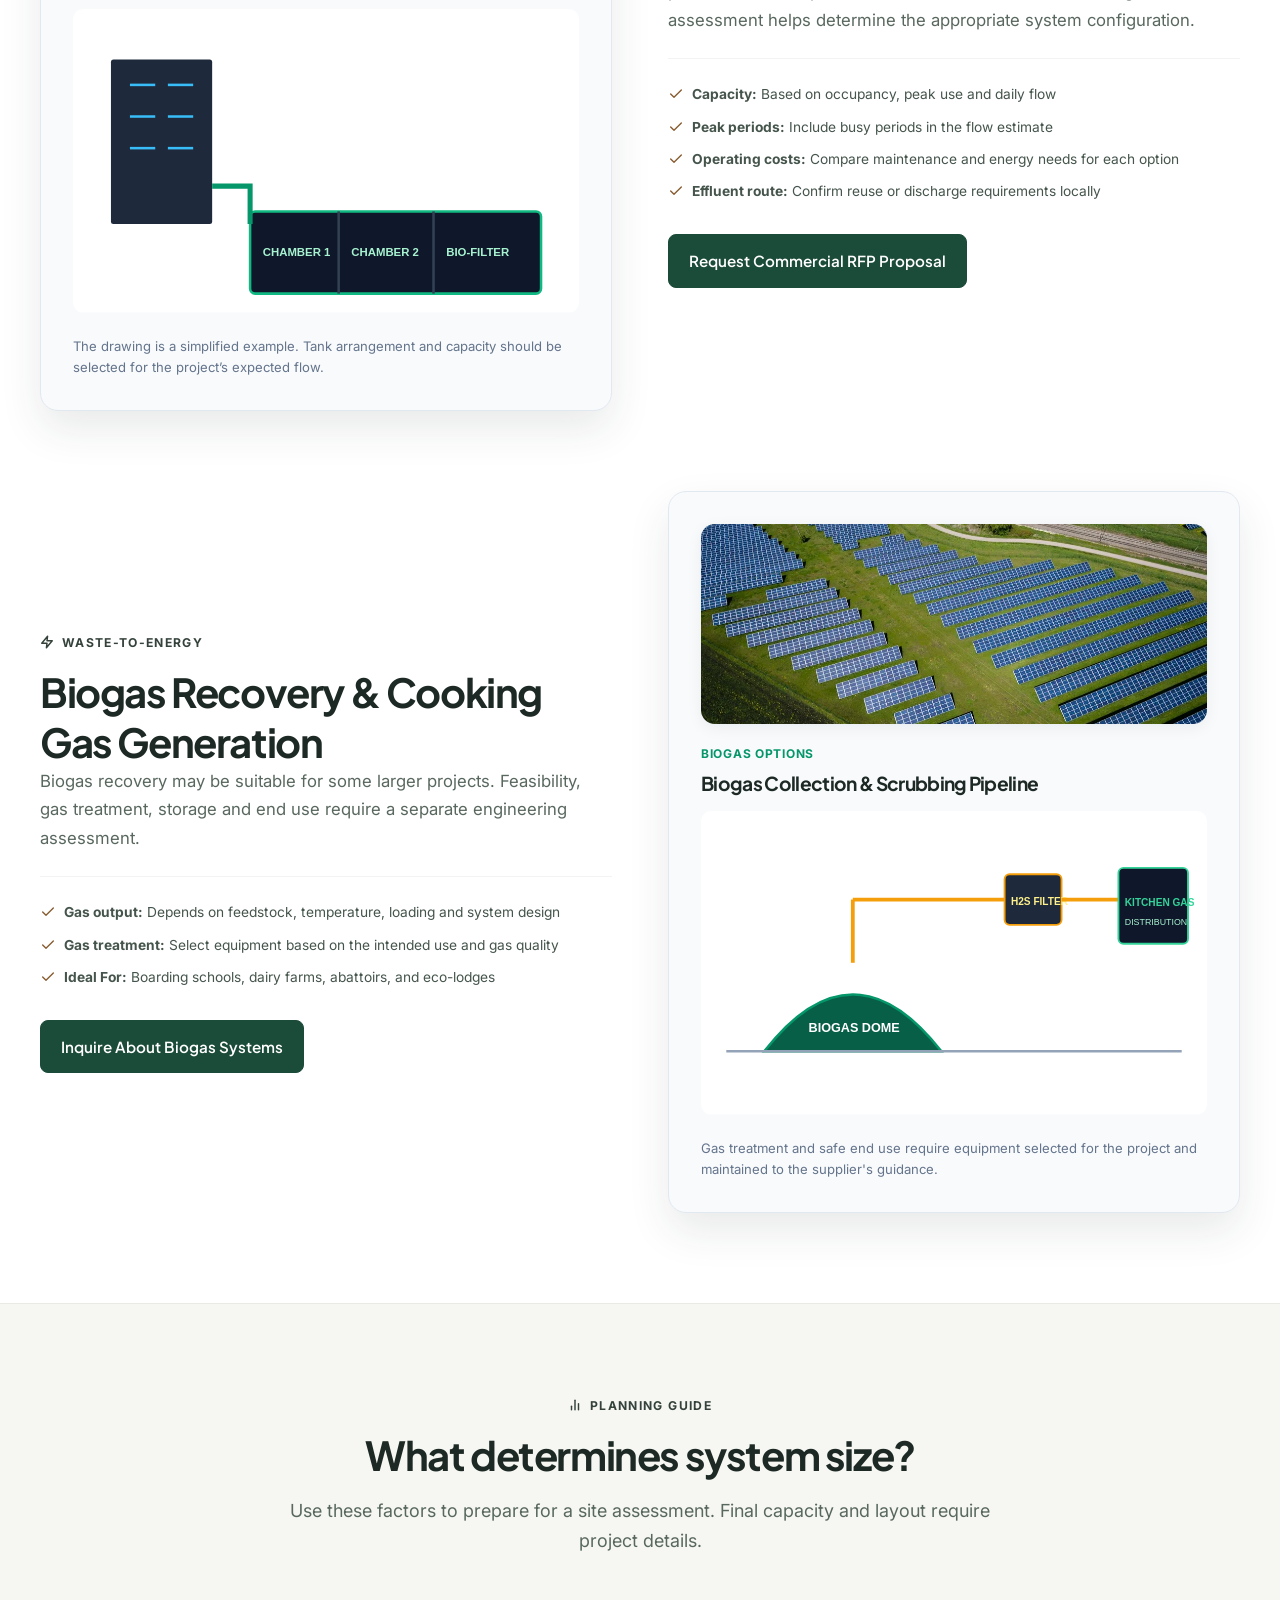
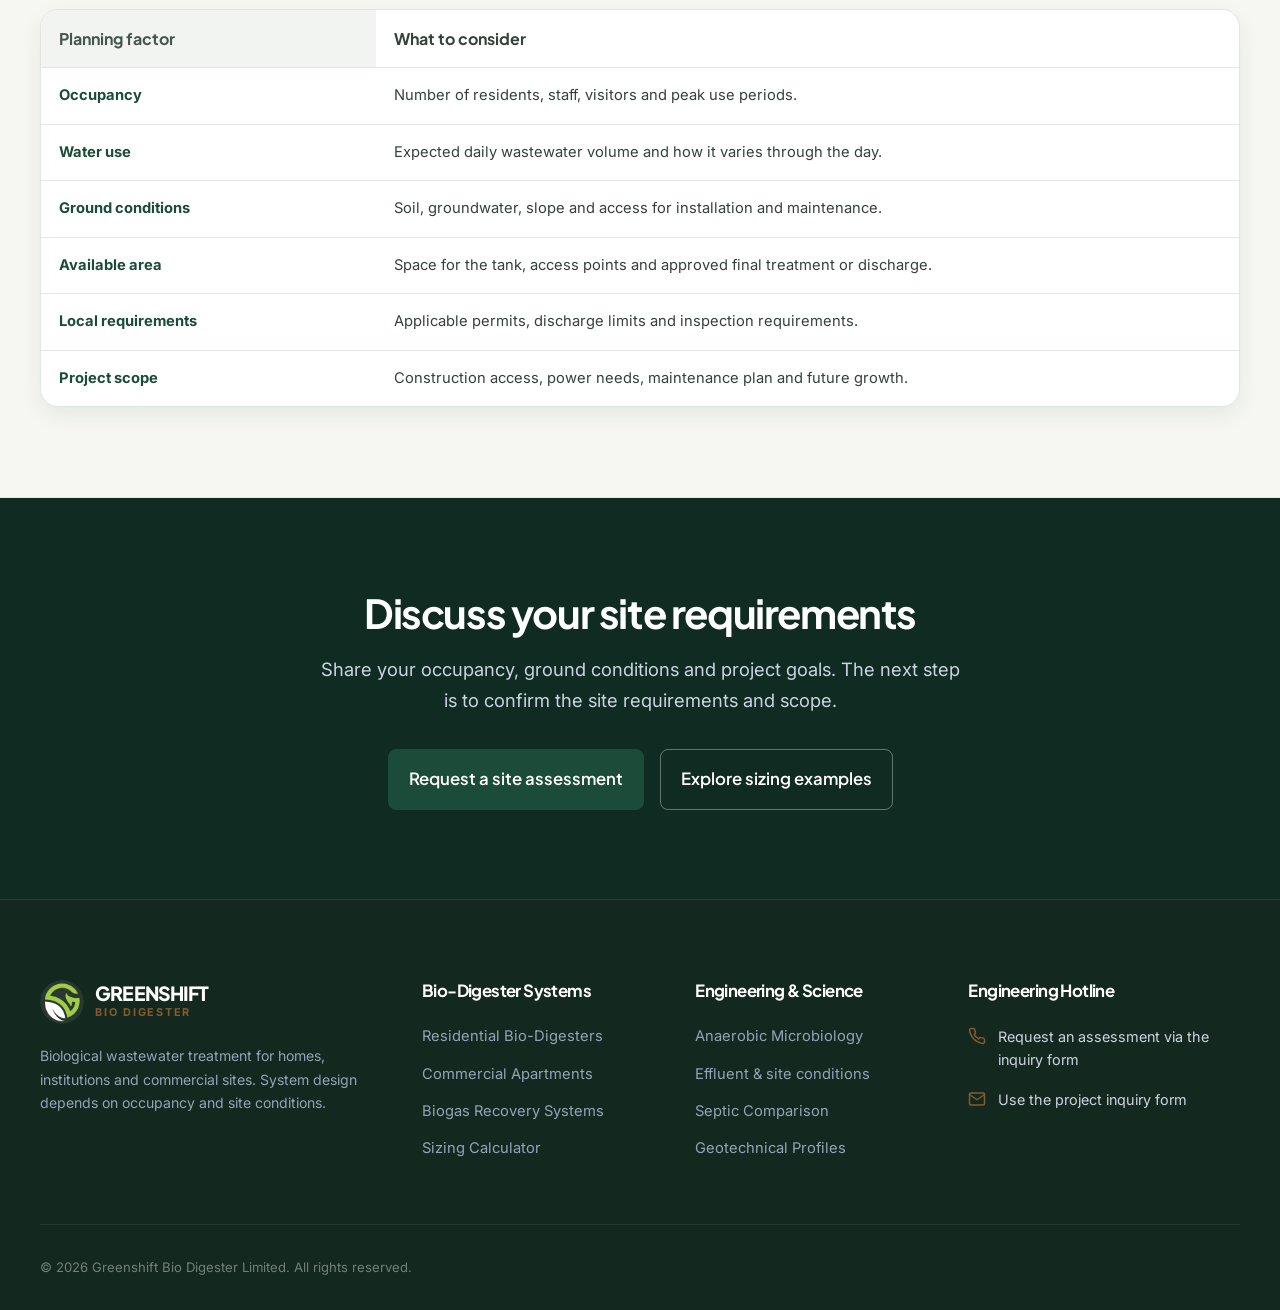
<file: solutions.html>
<!DOCTYPE html>
<html lang="en">
<head>
  <meta charset="UTF-8">
  <meta name="viewport" content="width=device-width, initial-scale=1.0">
  <meta name="description" content="Greenshift wastewater treatment options for homes, shared properties and larger facilities.">
  <title>Systems & Solutions | Greenshift Bio Digester</title>
  
    <link rel="icon" type="image/webp" href="assets/favicon.webp?v=20261113f">
  <link rel="icon" type="image/png" sizes="32x32" href="assets/favicon.png?v=20261113f">
  <link rel="icon" type="image/png" sizes="192x192" href="assets/favicon.png?v=20261113f">
  <link rel="apple-touch-icon" href="assets/favicon.png?v=20261113f">
  <link rel="stylesheet" href="css/style.css?v=20261113e">
</head>
<body>

  <!-- Top Authority Bar -->
  <div class="top-bar">
    <div class="container top-bar-content">
      <div class="top-bar-left">
        <div class="top-bar-item">
          <svg viewBox="0 0 24 24" fill="none" stroke="currentColor" stroke-width="2" stroke-linecap="round" stroke-linejoin="round">
            <path d="M12 22s8-4 8-10V5l-8-3-8 3v7c0 6 8 10 8 10z"></path>
          </svg>
          <span>Wastewater systems for homes and shared sites</span>
        </div>
      </div>
      <div class="top-bar-right">
        <div class="top-bar-item">
          <svg viewBox="0 0 24 24" fill="none" stroke="currentColor" stroke-width="2" stroke-linecap="round" stroke-linejoin="round">
            <path d="M22 16.92v3a2 2 0 0 1-2.18 2 19.79 19.79 0 0 1-8.63-3.07 19.5 19.5 0 0 1-6-6 19.79 19.79 0 0 1-3.07-8.67A2 2 0 0 1 4.11 2h3a2 2 0 0 1 2 1.72 12.84 12.84 0 0 0 .7 2.81 2 2 0 0 1-.45 2.11L8.09 9.91a16 16 0 0 0 6 6l1.27-1.27a2 2 0 0 1 2.11-.45 12.84 12.84 0 0 0 2.81.7A2 2 0 0 1 22 16.92z"></path>
          </svg>
          <a href="contact.html#booking-form">Request an assessment</a>
        </div>
        <div class="top-bar-item">
          <svg viewBox="0 0 24 24" fill="none" stroke="currentColor" stroke-width="2" stroke-linecap="round" stroke-linejoin="round">
            <path d="M4 4h16c1.1 0 2 .9 2 2v12c0 1.1-.9 2-2 2H4c-1.1 0-2-.9-2-2V6c0-1.1.9-2 2-2z"></path>
            <polyline points="22,6 12,13 2,6"></polyline>
          </svg>
          <a href="contact.html#booking-form">Use the project inquiry form</a>
        </div>
      </div>
    </div>
  </div>

  <!-- Main Navigation Header -->
  <header class="site-header">
    <div class="container header-inner">
      <a href="index.html" class="brand-logo" aria-label="Greenshift Bio Digester Home">
        <div class="logo-icon-wrapper">
          <img src="assets/greenshift-logo.webp" alt="Greenshift Bio Digester Logo" class="brand-logo-img" width="44" height="44">
        </div>
        <div class="brand-text">
          <span class="brand-title">GREENSHIFT</span>
          <span class="brand-subtitle">BIO DIGESTER</span>
        </div>
      </a>

      <nav aria-label="Primary">
        <ul class="nav-menu" id="nav-menu">
          <li><a href="index.html" class="nav-link ">Home</a></li>
          <li><a href="solutions.html" class="nav-link active">Solutions</a></li>
          <li><a href="technology.html" class="nav-link ">How it works</a></li>
          <li><a href="calculator.html" class="nav-link ">Sizing guide</a></li>
          <li><a href="contact.html" class="nav-link ">Contact</a></li>
          <li class="mobile-menu-cta"><a href="contact.html#booking-form" class="btn btn-primary">Request a site assessment</a></li>
        </ul>
      </nav>

      <div class="nav-actions">
        <a href="contact.html" class="btn btn-primary" data-open-survey>
          <svg viewBox="0 0 24 24" fill="none" stroke="currentColor" stroke-width="2" stroke-linecap="round" stroke-linejoin="round">
            <rect x="3" y="4" width="18" height="18" rx="2" ry="2"></rect>
            <line x1="16" y1="2" x2="16" y2="6"></line>
            <line x1="8" y1="2" x2="8" y2="6"></line>
            <line x1="3" y1="10" x2="21" y2="10"></line>
          </svg>
          <span>Request Site Survey</span>
        </a>
        <button class="mobile-toggle" id="mobile-toggle" aria-label="Toggle navigation menu" aria-controls="nav-menu" aria-expanded="false">
          <svg viewBox="0 0 24 24" fill="none" stroke="currentColor" stroke-width="2" stroke-linecap="round" stroke-linejoin="round">
            <line x1="3" y1="12" x2="21" y2="12"></line>
            <line x1="3" y1="6" x2="21" y2="6"></line>
            <line x1="3" y1="18" x2="21" y2="18"></line>
          </svg>
        </button>
      </div>
    </div>
  </header>

  <!-- Page Header -->
  <section class="section section-dark" style="padding: 4rem 0 4.5rem 0;">
    <div class="container">
      <div style="max-width: 800px;">
        <div class="badge-tag" style="background:rgba(255,255,255,0.1); border-color:rgba(255,255,255,0.25); color:#a7f3d0;">
          <svg viewBox="0 0 24 24" fill="none" stroke="currentColor" stroke-width="2.5" stroke-linecap="round" stroke-linejoin="round">
            <rect x="2" y="7" width="20" height="14" rx="2" ry="2"></rect>
            <path d="M16 21V5a2 2 0 0 0-2-2h-4a2 2 0 0 0-2 2v16"></path>
          </svg>
          <span>SYSTEMS &amp; APPLICATIONS</span>
        </div>
        <h1 style="color:#ffffff; margin-bottom:1.25rem;">Wastewater treatment systems</h1>
        <p style="font-size:1.15rem; color:#cbd5e1; line-height:1.7;">
          Explore system types for homes, shared properties and larger facilities. Final capacity and treatment layout depend on occupancy, water use and site conditions.
        </p>
      </div>
    </div>
  </section>

  <!-- Sector Solutions Deep-Dive -->
  <section class="section" id="residential">
    <div class="container">
      <div style="display:grid; grid-template-columns:1fr 1fr; gap:3.5rem; align-items:center; margin-bottom:5rem;">
        <div class="reveal-left">
          <div class="badge-tag">
            <svg viewBox="0 0 24 24" fill="none" stroke="currentColor" stroke-width="2" stroke-linecap="round" stroke-linejoin="round">
              <path d="M3 9l9-7 9 7v11a2 2 0 0 1-2 2H5a2 2 0 0 1-2-2z"></path>
              <polyline points="9 22 9 12 15 12 15 22"></polyline>
            </svg>
            <span>RESIDENTIAL SYSTEMS</span>
          </div>
          <h2>Residential Villas, Duplexes & Townhouses</h2>
          <p style="font-size:1.05rem; line-height:1.7; margin-bottom:1.5rem;">
            Household systems should be planned around the number of users, daily water use, available space, ground conditions and the required wastewater outlet. A site review helps establish a suitable layout.
          </p>
          <ul class="solution-spec-list" style="margin-bottom:2rem;">
            <li>
              <svg viewBox="0 0 24 24" fill="none" stroke="currentColor" stroke-width="2" stroke-linecap="round" stroke-linejoin="round"><polyline points="20 6 9 17 4 12"></polyline></svg>
              <span><strong>Capacity:</strong> Set from expected occupancy and water use</span>
            </li>
            <li>
              <svg viewBox="0 0 24 24" fill="none" stroke="currentColor" stroke-width="2" stroke-linecap="round" stroke-linejoin="round"><polyline points="20 6 9 17 4 12"></polyline></svg>
              <span><strong>Available space:</strong> Allow for the tank, access points and final treatment area</span>
            </li>
            <li>
              <svg viewBox="0 0 24 24" fill="none" stroke="currentColor" stroke-width="2" stroke-linecap="round" stroke-linejoin="round"><polyline points="20 6 9 17 4 12"></polyline></svg>
              <span><strong>Ventilation:</strong> Follow the selected system and local requirements</span>
            </li>
            <li>
              <svg viewBox="0 0 24 24" fill="none" stroke="currentColor" stroke-width="2" stroke-linecap="round" stroke-linejoin="round"><polyline points="20 6 9 17 4 12"></polyline></svg>
              <span><strong>Installation timing:</strong> Confirmed after site and scope review</span>
            </li>
          </ul>
          <a href="contact.html" class="btn btn-primary" data-open-survey>Request Residential Assessment</a>
        </div>

        <div class="reveal-right" style="background:#f8fafc; border:1px solid #e2e8f0; border-radius:18px; padding:2rem; box-shadow:var(--shadow-lg);">
          <div class="tech-media-card">
            <img src="assets/residential-estate.webp" alt="Residential neighborhood and modern estate villa" loading="lazy" width="1200" height="800">
          </div>
          <div style="font-size:0.75rem; font-weight:700; text-transform:uppercase; color:#059669; letter-spacing:0.06em; margin-bottom:0.5rem;">SITE LAYOUT EXAMPLE</div>
          <h3 style="font-size:1.2rem; margin-bottom:1rem;">A home and treatment tank</h3>
          <!-- Vector illustration of residential setup -->
          <svg viewBox="0 0 400 240" width="100%" height="auto" xmlns="http://www.w3.org/2000/svg">
            <rect width="400" height="240" fill="#ffffff" rx="8" />
            <!-- House silhouette -->
            <polygon points="40,110 85,70 130,110" fill="#e2e8f0" stroke="#cbd5e1" stroke-width="1.5" />
            <rect x="50" y="110" width="70" height="60" fill="#f1f5f9" stroke="#cbd5e1" stroke-width="1.5" />
            <!-- Driveway paving -->
            <rect x="140" y="165" width="240" height="10" fill="#94a3b8" />
            <!-- Inlet pipe -->
            <path d="M120 150 L 170 150 L 170 180" stroke="#64748b" stroke-width="3" fill="none" />
            <!-- Subsurface Bio-Digester below driveway -->
            <rect x="160" y="180" width="90" height="50" fill="#065f46" rx="4" stroke="#059669" stroke-width="1.5" />
            <text x="175" y="210" fill="#ffffff" font-size="9" font-family="sans-serif" font-weight="bold">GL-35 DIGESTER</text>
            <!-- French drain -->
            <rect x="270" y="185" width="110" height="40" fill="#dcfce7" rx="4" stroke="#10b981" stroke-width="1.5" stroke-dasharray="3 3" />
            <text x="282" y="210" fill="#047857" font-size="9" font-family="sans-serif" font-weight="bold">FRENCH DRAIN</text>
            <!-- Water table layer -->
            <line x1="20" y1="170" x2="380" y2="170" stroke="#cbd5e1" stroke-dasharray="4 4" stroke-width="1" />
            <text x="240" y="160" fill="#64748b" font-size="8" font-family="sans-serif">DRIVEWAY PAVING SURFACE</text>
          </svg>
          <div style="font-size:0.82rem; color:#64748b; margin-top:1rem;">
            Tank depth and access cover placement depend on the selected model, ground conditions and finished surface.
          </div>
        </div>
      </div>

      <!-- Commercial & Institutional Section -->
      <div style="display:grid; grid-template-columns:1fr 1fr; gap:3.5rem; align-items:center; margin-bottom:5rem;" id="commercial">
        <div class="reveal-left" style="background:#f8fafc; border:1px solid #e2e8f0; border-radius:18px; padding:2rem; box-shadow:var(--shadow-lg);">
          <div class="tech-media-card">
            <img src="assets/commercial-campus.webp" alt="Institutional campus and high-density commercial development" loading="lazy" width="1200" height="800">
          </div>
          <div style="font-size:0.75rem; font-weight:700; text-transform:uppercase; color:#059669; letter-spacing:0.06em; margin-bottom:0.5rem;">LARGER SITES</div>
          <h3 style="font-size:1.2rem; margin-bottom:1rem;">Planning for shared facilities</h3>
          <svg viewBox="0 0 400 240" width="100%" height="auto" xmlns="http://www.w3.org/2000/svg">
            <rect width="400" height="240" fill="#ffffff" rx="8" />
            <!-- Commercial building stack -->
            <rect x="30" y="40" width="80" height="130" fill="#1e293b" rx="2" />
            <line x1="45" y1="60" x2="65" y2="60" stroke="#38bdf8" stroke-width="2" />
            <line x1="75" y1="60" x2="95" y2="60" stroke="#38bdf8" stroke-width="2" />
            <line x1="45" y1="85" x2="65" y2="85" stroke="#38bdf8" stroke-width="2" />
            <line x1="75" y1="85" x2="95" y2="85" stroke="#38bdf8" stroke-width="2" />
            <line x1="45" y1="110" x2="65" y2="110" stroke="#38bdf8" stroke-width="2" />
            <line x1="75" y1="110" x2="95" y2="110" stroke="#38bdf8" stroke-width="2" />
            <!-- Industrial array -->
            <rect x="140" y="160" width="230" height="65" fill="#0f172a" rx="4" stroke="#10b981" stroke-width="2" />
            <line x1="210" y1="160" x2="210" y2="225" stroke="#334155" stroke-width="2" />
            <line x1="285" y1="160" x2="285" y2="225" stroke="#334155" stroke-width="2" />
            <text x="150" y="195" fill="#a7f3d0" font-size="9" font-family="sans-serif" font-weight="bold">CHAMBER 1</text>
            <text x="220" y="195" fill="#a7f3d0" font-size="9" font-family="sans-serif" font-weight="bold">CHAMBER 2</text>
            <text x="295" y="195" fill="#a7f3d0" font-size="9" font-family="sans-serif" font-weight="bold">BIO-FILTER</text>
            <!-- Heavy pipe -->
            <path d="M110 140 L 140 140 L 140 170" stroke="#059669" stroke-width="4" fill="none" />
          </svg>
          <div style="font-size:0.82rem; color:#64748b; margin-top:1rem;">
            The drawing is a simplified example. Tank arrangement and capacity should be selected for the project’s expected flow.
          </div>
        </div>

        <div class="reveal-right">
          <div class="badge-tag">
            <svg viewBox="0 0 24 24" fill="none" stroke="currentColor" stroke-width="2" stroke-linecap="round" stroke-linejoin="round">
              <rect x="2" y="2" width="20" height="20" rx="2.18" ry="2.18"></rect>
              <line x1="7" y1="2" x2="7" y2="22"></line>
              <line x1="17" y1="2" x2="17" y2="22"></line>
              <line x1="2" y1="12" x2="22" y2="12"></line>
            </svg>
            <span>COMMERCIAL & INSTITUTIONAL</span>
          </div>
          <h2>Apartment Complexes, Schools & Campuses</h2>
          <p style="font-size:1.05rem; line-height:1.7; margin-bottom:1.5rem;">
            Larger facilities need capacity planned around peak flows, occupancy patterns and the space available for treatment and discharge. A site assessment helps determine the appropriate system configuration.
          </p>
          <ul class="solution-spec-list" style="margin-bottom:2rem;">
            <li>
              <svg viewBox="0 0 24 24" fill="none" stroke="currentColor" stroke-width="2" stroke-linecap="round" stroke-linejoin="round"><polyline points="20 6 9 17 4 12"></polyline></svg>
              <span><strong>Capacity:</strong> Based on occupancy, peak use and daily flow</span>
            </li>
            <li>
              <svg viewBox="0 0 24 24" fill="none" stroke="currentColor" stroke-width="2" stroke-linecap="round" stroke-linejoin="round"><polyline points="20 6 9 17 4 12"></polyline></svg>
              <span><strong>Peak periods:</strong> Include busy periods in the flow estimate</span>
            </li>
            <li>
              <svg viewBox="0 0 24 24" fill="none" stroke="currentColor" stroke-width="2" stroke-linecap="round" stroke-linejoin="round"><polyline points="20 6 9 17 4 12"></polyline></svg>
              <span><strong>Operating costs:</strong> Compare maintenance and energy needs for each option</span>
            </li>
            <li>
              <svg viewBox="0 0 24 24" fill="none" stroke="currentColor" stroke-width="2" stroke-linecap="round" stroke-linejoin="round"><polyline points="20 6 9 17 4 12"></polyline></svg>
              <span><strong>Effluent route:</strong> Confirm reuse or discharge requirements locally</span>
            </li>
          </ul>
          <a href="contact.html" class="btn btn-primary" data-open-survey>Request Commercial RFP Proposal</a>
        </div>
      </div>

      <!-- Biogas & Waste-to-Energy Section -->
      <div style="display:grid; grid-template-columns:1fr 1fr; gap:3.5rem; align-items:center;" id="biogas">
        <div class="reveal-left">
          <div class="badge-tag">
            <svg viewBox="0 0 24 24" fill="none" stroke="currentColor" stroke-width="2" stroke-linecap="round" stroke-linejoin="round">
              <polygon points="13 2 3 14 12 14 11 22 21 10 12 10 13 2"></polygon>
            </svg>
            <span>WASTE-TO-ENERGY</span>
          </div>
          <h2>Biogas Recovery & Cooking Gas Generation</h2>
          <p style="font-size:1.05rem; line-height:1.7; margin-bottom:1.5rem;">
            Biogas recovery may be suitable for some larger projects. Feasibility, gas treatment, storage and end use require a separate engineering assessment.
          </p>
          <ul class="solution-spec-list" style="margin-bottom:2rem;">
            <li>
              <svg viewBox="0 0 24 24" fill="none" stroke="currentColor" stroke-width="2" stroke-linecap="round" stroke-linejoin="round"><polyline points="20 6 9 17 4 12"></polyline></svg>
              <span><strong>Gas output:</strong> Depends on feedstock, temperature, loading and system design</span>
            </li>
            <li>
              <svg viewBox="0 0 24 24" fill="none" stroke="currentColor" stroke-width="2" stroke-linecap="round" stroke-linejoin="round"><polyline points="20 6 9 17 4 12"></polyline></svg>
              <span><strong>Gas treatment:</strong> Select equipment based on the intended use and gas quality</span>
            </li>
            <li>
              <svg viewBox="0 0 24 24" fill="none" stroke="currentColor" stroke-width="2" stroke-linecap="round" stroke-linejoin="round"><polyline points="20 6 9 17 4 12"></polyline></svg>
              <span><strong>Ideal For:</strong> Boarding schools, dairy farms, abattoirs, and eco-lodges</span>
            </li>
          </ul>
          <a href="contact.html" class="btn btn-primary" data-open-survey>Inquire About Biogas Systems</a>
        </div>

        <div class="reveal-right" style="background:#f8fafc; border:1px solid #e2e8f0; border-radius:18px; padding:2rem; box-shadow:var(--shadow-lg);">
          <div class="tech-media-card">
            <img src="assets/biogas-clean-energy.webp" alt="Clean blue flame from captured biogas methane recovery system" loading="lazy" width="1000" height="749">
          </div>
          <div style="font-size:0.75rem; font-weight:700; text-transform:uppercase; color:#059669; letter-spacing:0.06em; margin-bottom:0.5rem;">BIOGAS OPTIONS</div>
          <h3 style="font-size:1.2rem; margin-bottom:1rem;">Biogas Collection & Scrubbing Pipeline</h3>
          <svg viewBox="0 0 400 240" width="100%" height="auto" xmlns="http://www.w3.org/2000/svg">
            <rect width="400" height="240" fill="#ffffff" rx="8" />
            <!-- Anaerobic Dome -->
            <path d="M50 190 Q 120 100 190 190 Z" fill="#065f46" stroke="#059669" stroke-width="2" />
            <text x="85" y="175" fill="#ffffff" font-size="10" font-family="sans-serif" font-weight="bold">BIOGAS DOME</text>
            <!-- Gas pipe from top -->
            <line x1="120" y1="120" x2="120" y2="70" stroke="#f59e0b" stroke-width="3" />
            <line x1="120" y1="70" x2="240" y2="70" stroke="#f59e0b" stroke-width="3" />
            <!-- H2S Scrubber unit -->
            <rect x="240" y="50" width="45" height="40" fill="#1e293b" rx="4" stroke="#f59e0b" stroke-width="1.5" />
            <text x="245" y="74" fill="#fef08a" font-size="8" font-family="sans-serif" font-weight="bold">H2S FILTER</text>
            <!-- Pipe to gas holder / kitchen stove -->
            <line x1="285" y1="70" x2="330" y2="70" stroke="#f59e0b" stroke-width="3" />
            <rect x="330" y="45" width="55" height="60" fill="#0f172a" rx="4" stroke="#34d399" stroke-width="1.5" />
            <text x="335" y="75" fill="#34d399" font-size="8" font-family="sans-serif" font-weight="bold">KITCHEN GAS</text>
            <text x="335" y="90" fill="#a7f3d0" font-size="7" font-family="sans-serif">DISTRIBUTION</text>
            <!-- Ground line -->
            <line x1="20" y1="190" x2="380" y2="190" stroke="#94a3b8" stroke-width="2" />
          </svg>
          <div style="font-size:0.82rem; color:#64748b; margin-top:1rem;">
            Gas treatment and safe end use require equipment selected for the project and maintained to the supplier's guidance.
          </div>
        </div>
      </div>
    </div>
  </section>

  <!-- Engineering Specification Matrix Table -->
  <section class="section section-alt">
    <div class="container">
      <div class="section-header reveal-up">
        <div class="badge-tag">
          <svg viewBox="0 0 24 24" fill="none" stroke="currentColor" stroke-width="2.5" stroke-linecap="round" stroke-linejoin="round">
            <line x1="18" y1="20" x2="18" y2="10"></line>
            <line x1="12" y1="20" x2="12" y2="4"></line>
            <line x1="6" y1="20" x2="6" y2="14"></line>
          </svg>
          <span>PLANNING GUIDE</span>
        </div>
        <h2>What determines system size?</h2>
        <p>Use these factors to prepare for a site assessment. Final capacity and layout require project details.</p>
      </div>

      <div class="comparison-wrapper">
        <table class="comparison-table">
          <thead>
            <tr>
              <th>Planning factor</th>
              <th>What to consider</th>
            </tr>
          </thead>
          <tbody>
            <tr>
              <td><strong style="color:var(--color-primary);">Occupancy</strong></td>
              <td>Number of residents, staff, visitors and peak use periods.</td>
            </tr>
            <tr>
              <td><strong style="color:var(--color-primary);">Water use</strong></td>
              <td>Expected daily wastewater volume and how it varies through the day.</td>
            </tr>
            <tr>
              <td><strong style="color:var(--color-primary);">Ground conditions</strong></td>
              <td>Soil, groundwater, slope and access for installation and maintenance.</td>
            </tr>
            <tr>
              <td><strong style="color:var(--color-primary);">Available area</strong></td>
              <td>Space for the tank, access points and approved final treatment or discharge.</td>
            </tr>
            <tr>
              <td><strong style="color:var(--color-primary);">Local requirements</strong></td>
              <td>Applicable permits, discharge limits and inspection requirements.</td>
            </tr>
            <tr>
              <td><strong style="color:var(--color-primary);">Project scope</strong></td>
              <td>Construction access, power needs, maintenance plan and future growth.</td>
            </tr>
          </tbody>
        </table>
      </div>
    </div>
  </section>

  <!-- CTA Strip -->
  <section class="section section-dark" style="text-align:center;">
    <div class="container">
      <h2 style="color:#ffffff; margin-bottom:1rem;">Discuss your site requirements</h2>
      <p style="font-size:1.15rem; color:#cbd5e1; max-width:650px; margin:0 auto 2rem auto;">
        Share your occupancy, ground conditions and project goals. The next step is to confirm the site requirements and scope.
      </p>
      <div style="display:flex; justify-content:center; gap:1rem; flex-wrap:wrap;">
        <a href="contact.html" class="btn btn-primary btn-lg" data-open-survey>
          <span>Request a site assessment</span>
        </a>
        <a href="calculator.html" class="btn btn-outline-white btn-lg">
          <span>Explore sizing examples</span>
        </a>
      </div>
    </div>
  </section>

  <!-- Corporate Footer -->
  <footer class="site-footer">
    <div class="container">
      <div class="footer-top-grid">
        <div class="footer-col">
          <div class="brand-logo" style="margin-bottom:1.25rem;">
            <div class="logo-icon-wrapper">
              <img src="assets/greenshift-logo.webp" alt="Greenshift Bio Digester Logo" class="brand-logo-img" width="44" height="44">
            </div>
            <div class="brand-text">
              <span class="brand-title" style="color:#ffffff;">GREENSHIFT</span>
              <span class="brand-subtitle">BIO DIGESTER</span>
            </div>
          </div>
          <p style="font-size:0.88rem; line-height:1.65; color:#94a3b8;">
            Biological wastewater treatment for homes, institutions and commercial sites. System design depends on occupancy and site conditions.
          </p>
        </div>
        <div class="footer-col">
          <h4>Bio-Digester Systems</h4>
          <ul class="footer-links-list">
            <li><a href="solutions.html#residential">Residential Bio-Digesters</a></li>
            <li><a href="solutions.html#commercial">Commercial Apartments</a></li>
            <li><a href="solutions.html#biogas">Biogas Recovery Systems</a></li>
            <li><a href="calculator.html">Sizing Calculator</a></li>
          </ul>
        </div>
        <div class="footer-col">
          <h4>Engineering & Science</h4>
          <ul class="footer-links-list">
            <li><a href="technology.html">Anaerobic Microbiology</a></li>
            <li><a href="technology.html#effluent">Effluent &amp; site conditions</a></li>
            <li><a href="index.html#comparison">Septic Comparison</a></li>
            <li><a href="index.html#soil-engineering">Geotechnical Profiles</a></li>
          </ul>
        </div>
        <div class="footer-col">
          <h4>Engineering Hotline</h4>
          <ul class="footer-contact-list">
            <li>
              <svg viewBox="0 0 24 24" fill="none" stroke="currentColor" stroke-width="2" stroke-linecap="round" stroke-linejoin="round"><path d="M22 16.92v3a2 2 0 0 1-2.18 2 19.79 19.79 0 0 1-8.63-3.07 19.5 19.5 0 0 1-6-6 19.79 19.79 0 0 1-3.07-8.67A2 2 0 0 1 4.11 2h3a2 2 0 0 1 2 1.72 12.84 12.84 0 0 0 .7 2.81 2 2 0 0 1-.45 2.11L8.09 9.91a16 16 0 0 0 6 6l1.27-1.27a2 2 0 0 1 2.11-.45 12.84 12.84 0 0 0 2.81.7A2 2 0 0 1 22 16.92z"></path></svg>
              <span>Request an assessment via the inquiry form</span>
            </li>
            <li>
              <svg viewBox="0 0 24 24" fill="none" stroke="currentColor" stroke-width="2" stroke-linecap="round" stroke-linejoin="round"><path d="M4 4h16c1.1 0 2 .9 2 2v12c0 1.1-.9 2-2 2H4c-1.1 0-2-.9-2-2V6c0-1.1.9-2 2-2z"></path><polyline points="22,6 12,13 2,6"></polyline></svg>
              <span>Use the project inquiry form</span>
            </li>
          </ul>
        </div>
      </div>
      <div class="footer-bottom">
        <div>&copy; 2026 Greenshift Bio Digester Limited. All rights reserved.</div>
      </div>
    </div>
  </footer>

  <script src="js/main.js?v=20261120"></script>
</body>
</html>
</file>
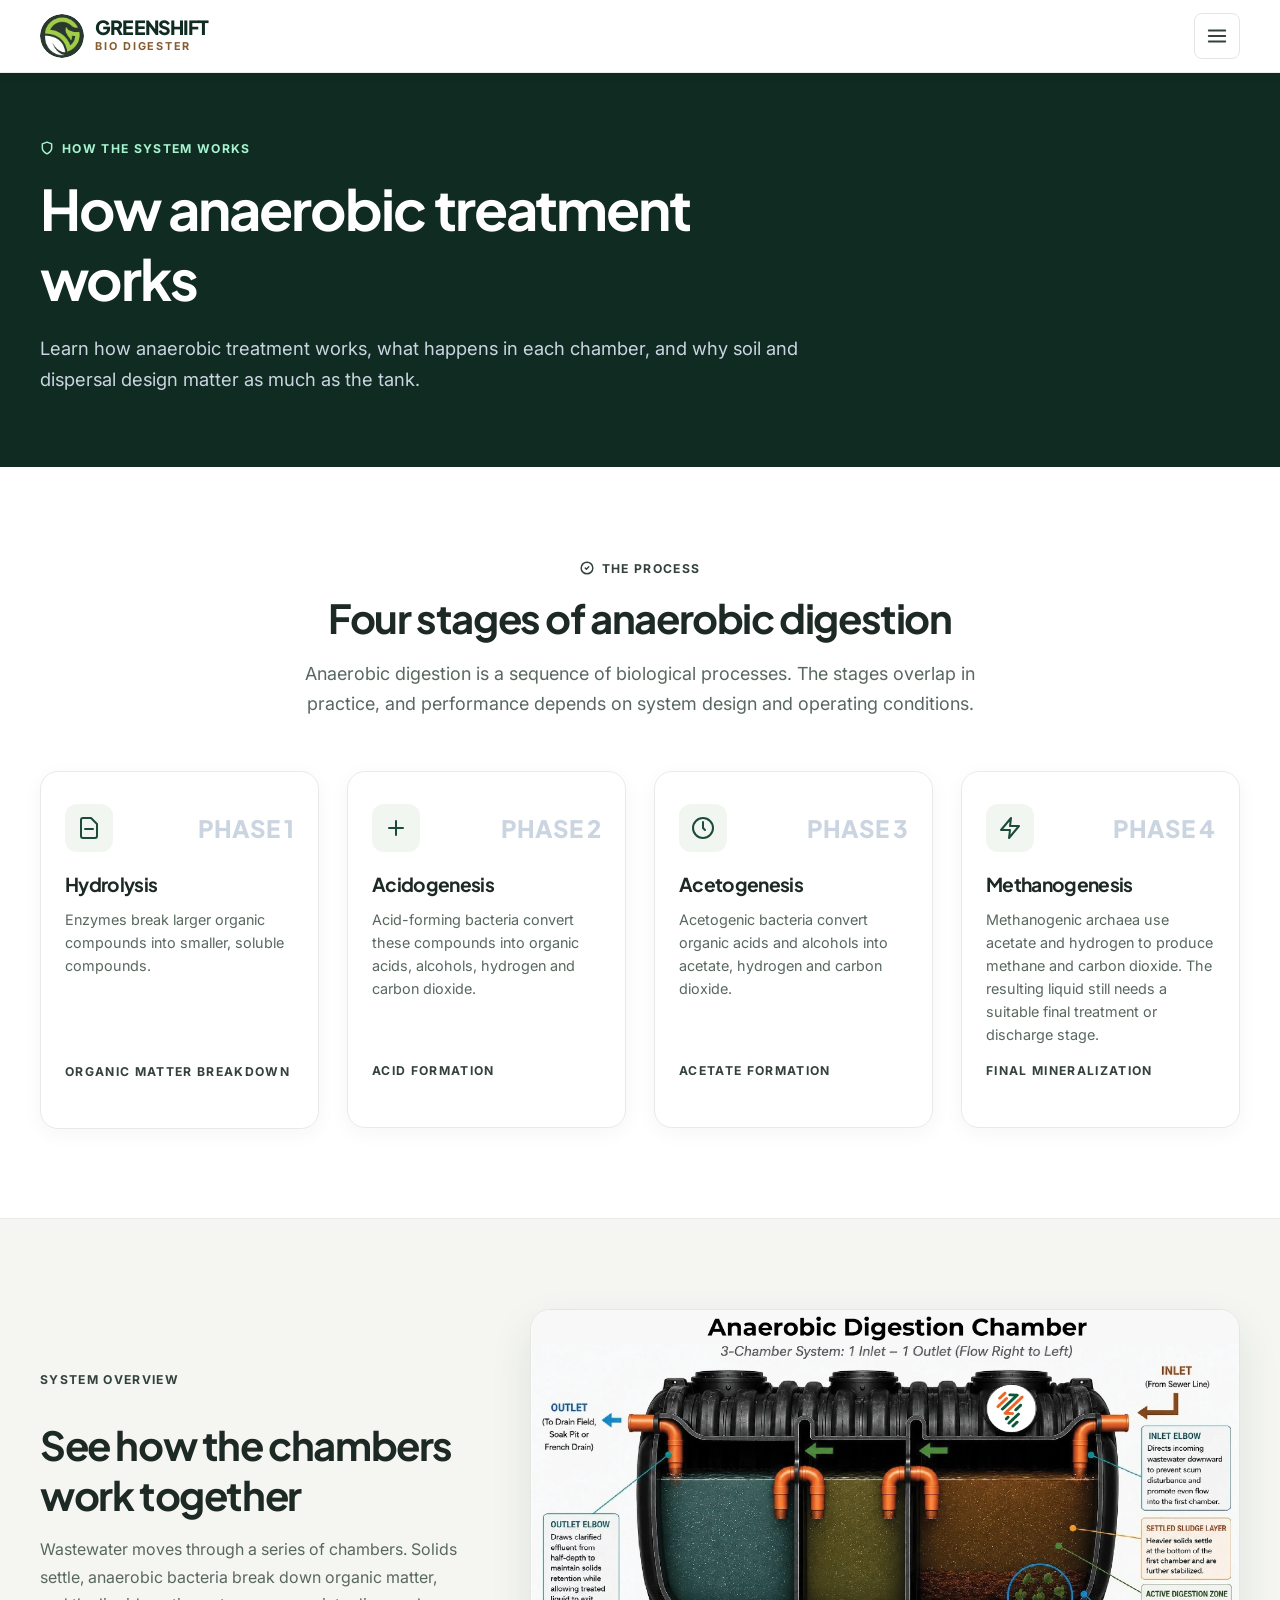
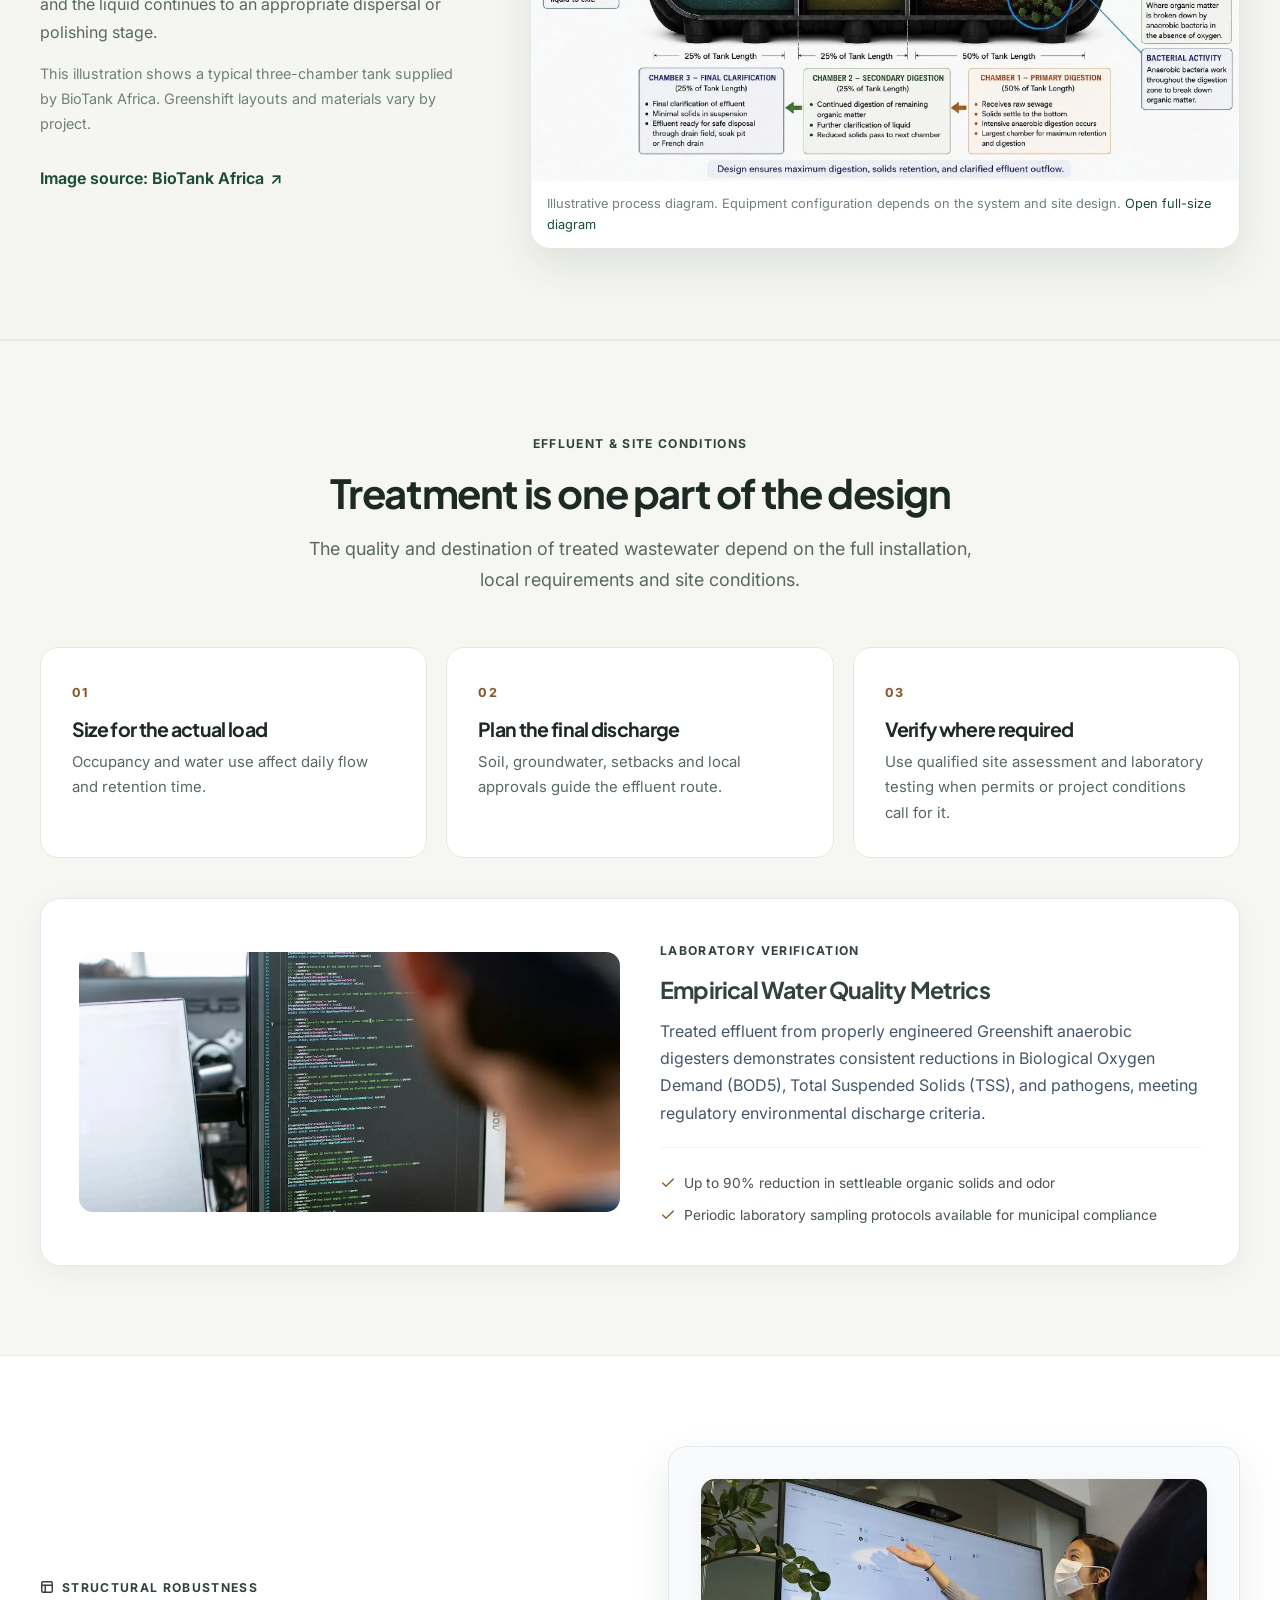
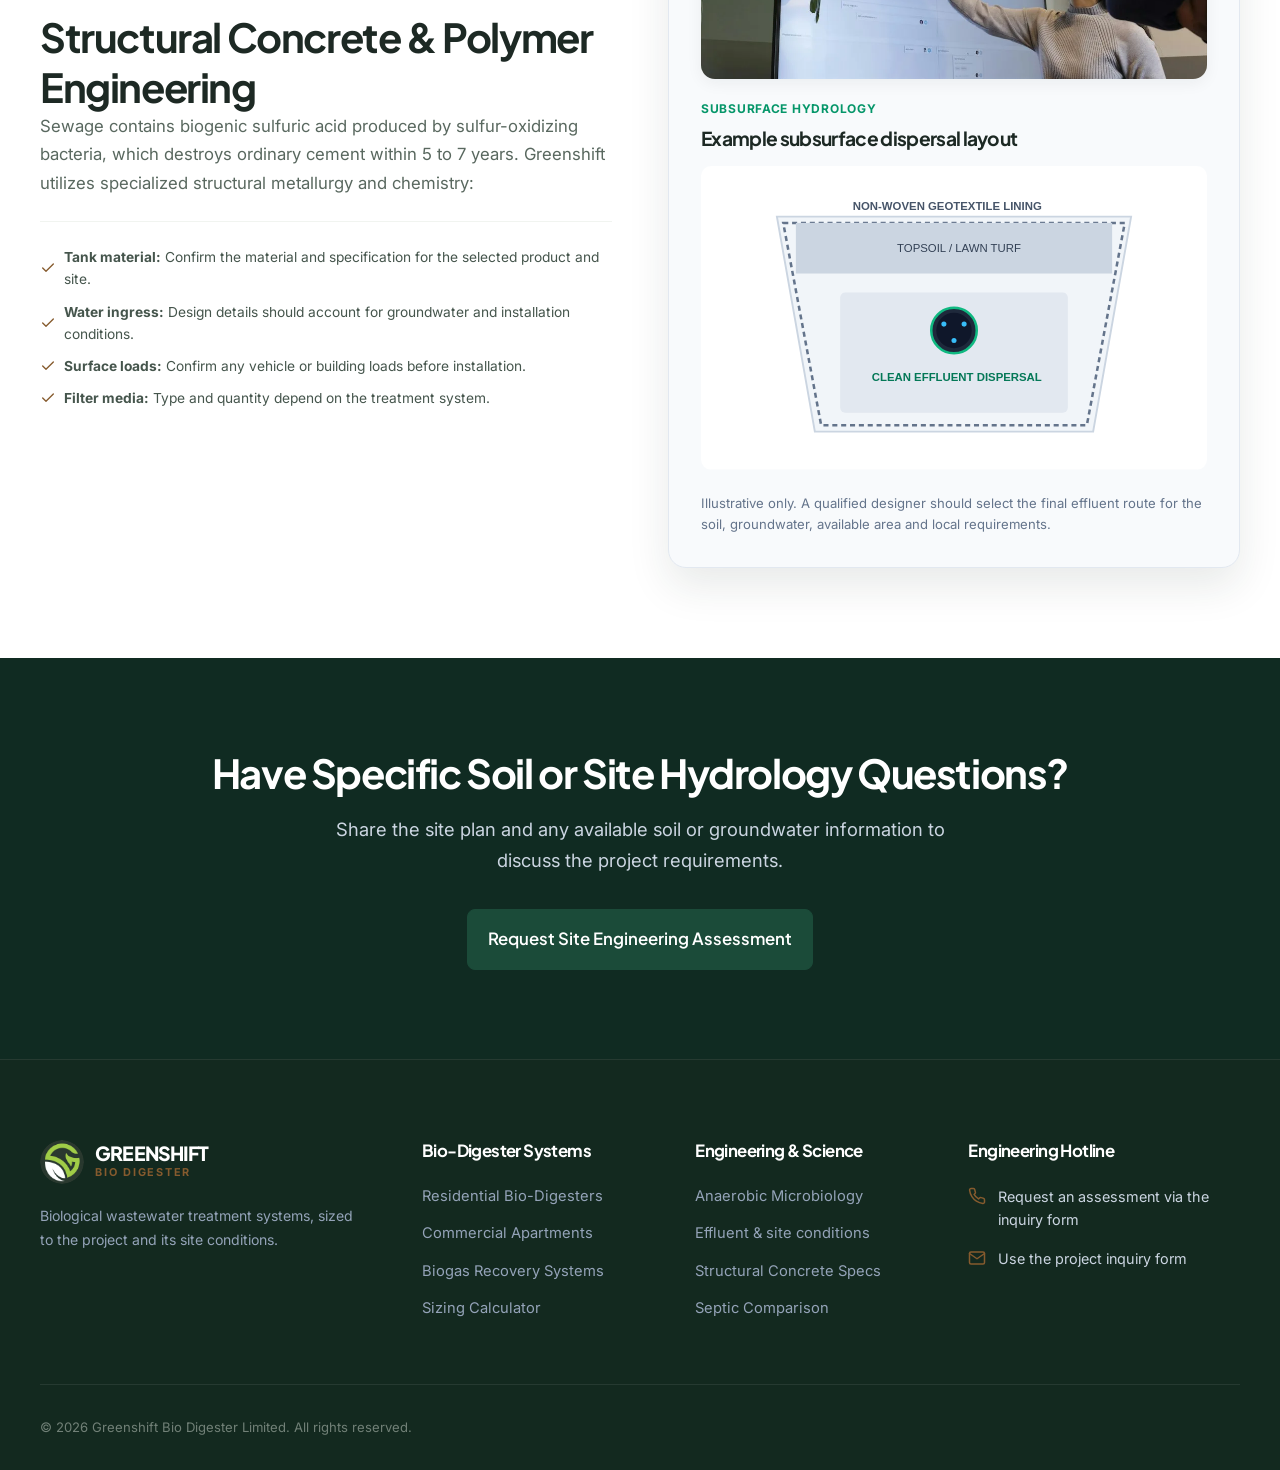
<file: technology.html>
<!DOCTYPE html>
<html lang="en">
<head>
  <meta charset="UTF-8">
  <meta name="viewport" content="width=device-width, initial-scale=1.0">
  <meta name="description" content="Learn how anaerobic wastewater treatment works and how site conditions affect the final treatment and discharge design.">
  <title>Engineering & Science | Greenshift Bio Digester</title>
  
    <link rel="icon" type="image/webp" href="assets/favicon.webp?v=20261113f">
  <link rel="icon" type="image/png" sizes="32x32" href="assets/favicon.png?v=20261113f">
  <link rel="icon" type="image/png" sizes="192x192" href="assets/favicon.png?v=20261113f">
  <link rel="apple-touch-icon" href="assets/favicon.png?v=20261113f">
  <link rel="stylesheet" href="css/style.css?v=20261113e">
</head>
<body>

  <!-- Top Authority Bar -->
  <div class="top-bar">
    <div class="container top-bar-content">
      <div class="top-bar-left">
        <div class="top-bar-item">
          <svg viewBox="0 0 24 24" fill="none" stroke="currentColor" stroke-width="2" stroke-linecap="round" stroke-linejoin="round">
            <path d="M12 22s8-4 8-10V5l-8-3-8 3v7c0 6 8 10 8 10z"></path>
          </svg>
          <span>Biological wastewater treatment • Site-specific design</span>
        </div>
      </div>
      <div class="top-bar-right">
        <div class="top-bar-item">
          <svg viewBox="0 0 24 24" fill="none" stroke="currentColor" stroke-width="2" stroke-linecap="round" stroke-linejoin="round">
            <path d="M22 16.92v3a2 2 0 0 1-2.18 2 19.79 19.79 0 0 1-8.63-3.07 19.5 19.5 0 0 1-6-6 19.79 19.79 0 0 1-3.07-8.67A2 2 0 0 1 4.11 2h3a2 2 0 0 1 2 1.72 12.84 12.84 0 0 0 .7 2.81 2 2 0 0 1-.45 2.11L8.09 9.91a16 16 0 0 0 6 6l1.27-1.27a2 2 0 0 1 2.11-.45 12.84 12.84 0 0 0 2.81.7A2 2 0 0 1 22 16.92z"></path>
          </svg>
          <a href="contact.html#booking-form">Request an assessment</a>
        </div>
        <div class="top-bar-item">
          <svg viewBox="0 0 24 24" fill="none" stroke="currentColor" stroke-width="2" stroke-linecap="round" stroke-linejoin="round">
            <path d="M4 4h16c1.1 0 2 .9 2 2v12c0 1.1-.9 2-2 2H4c-1.1 0-2-.9-2-2V6c0-1.1.9-2 2-2z"></path>
            <polyline points="22,6 12,13 2,6"></polyline>
          </svg>
          <a href="contact.html#booking-form">Use the project inquiry form</a>
        </div>
      </div>
    </div>
  </div>

  <!-- Main Navigation Header -->
  <header class="site-header">
    <div class="container header-inner">
      <a href="index.html" class="brand-logo" aria-label="Greenshift Bio Digester Home">
        <div class="logo-icon-wrapper">
          <img src="assets/greenshift-logo.webp" alt="Greenshift Bio Digester Logo" class="brand-logo-img" width="44" height="44">
        </div>
        <div class="brand-text">
          <span class="brand-title">GREENSHIFT</span>
          <span class="brand-subtitle">BIO DIGESTER</span>
        </div>
      </a>

      <nav aria-label="Primary">
        <ul class="nav-menu" id="nav-menu">
          <li><a href="index.html" class="nav-link ">Home</a></li>
          <li><a href="solutions.html" class="nav-link ">Solutions</a></li>
          <li><a href="technology.html" class="nav-link active">How it works</a></li>
          <li><a href="calculator.html" class="nav-link ">Sizing guide</a></li>
          <li><a href="contact.html" class="nav-link ">Contact</a></li>
          <li class="mobile-menu-cta"><a href="contact.html#booking-form" class="btn btn-primary">Request a site assessment</a></li>
        </ul>
      </nav>

      <div class="nav-actions">
        <a href="contact.html" class="btn btn-primary">
          <svg viewBox="0 0 24 24" fill="none" stroke="currentColor" stroke-width="2" stroke-linecap="round" stroke-linejoin="round">
            <rect x="3" y="4" width="18" height="18" rx="2" ry="2"></rect>
            <line x1="16" y1="2" x2="16" y2="6"></line>
            <line x1="8" y1="2" x2="8" y2="6"></line>
            <line x1="3" y1="10" x2="21" y2="10"></line>
          </svg>
          <span>Request Site Survey</span>
        </a>
        <button class="mobile-toggle" id="mobile-toggle" aria-label="Toggle navigation menu" aria-controls="nav-menu" aria-expanded="false">
          <svg viewBox="0 0 24 24" fill="none" stroke="currentColor" stroke-width="2" stroke-linecap="round" stroke-linejoin="round">
            <line x1="3" y1="12" x2="21" y2="12"></line>
            <line x1="3" y1="6" x2="21" y2="6"></line>
            <line x1="3" y1="18" x2="21" y2="18"></line>
          </svg>
        </button>
      </div>
    </div>
  </header>

  <!-- Page Header -->
  <section class="section section-dark" style="padding: 4rem 0 4.5rem 0;">
    <div class="container">
      <div style="max-width: 800px;">
        <div class="badge-tag" style="background:rgba(255,255,255,0.1); border-color:rgba(255,255,255,0.25); color:#a7f3d0;">
          <svg viewBox="0 0 24 24" fill="none" stroke="currentColor" stroke-width="2.5" stroke-linecap="round" stroke-linejoin="round">
            <path d="M12 22s8-4 8-10V5l-8-3-8 3v7c0 6 8 10 8 10z"></path>
          </svg>
          <span>HOW THE SYSTEM WORKS</span>
        </div>
        <h1 style="color:#ffffff; margin-bottom:1.25rem;">How anaerobic treatment works</h1>
        <p style="font-size:1.15rem; color:#cbd5e1; line-height:1.7;">
          Learn how anaerobic treatment works, what happens in each chamber, and why soil and dispersal design matter as much as the tank.
        </p>
      </div>
    </div>
  </section>

  <!-- 4-Stage Biochemical Degradation Pathway -->
  <section class="section" id="anaerobic">
    <div class="container">
      <div class="section-header reveal-up">
        <div class="badge-tag">
          <svg viewBox="0 0 24 24" fill="none" stroke="currentColor" stroke-width="2.5" stroke-linecap="round" stroke-linejoin="round">
            <circle cx="12" cy="12" r="10"></circle>
            <path d="m9 12 2 2 4-4"></path>
          </svg>
          <span>THE PROCESS</span>
        </div>
        <h2>Four stages of anaerobic digestion</h2>
        <p>Anaerobic digestion is a sequence of biological processes. The stages overlap in practice, and performance depends on system design and operating conditions.</p>
      </div>

      <div class="process-grid" style="grid-template-columns: repeat(4, 1fr); gap:1.75rem;">
        <div class="process-card">
          <div class="process-step-indicator">
            <div class="process-icon-box">
              <svg viewBox="0 0 24 24" fill="none" stroke="currentColor" stroke-width="2" stroke-linecap="round" stroke-linejoin="round">
                <path d="M14 2H6a2 2 0 0 0-2 2v16a2 2 0 0 0 2 2h12a2 2 0 0 0 2-2V8z"></path>
                <line x1="16" y1="13" x2="8" y2="13"></line>
              </svg>
            </div>
            <span class="process-step-num">PHASE 1</span>
          </div>
          <h3>Hydrolysis</h3>
          <p>Enzymes break larger organic compounds into smaller, soluble compounds.</p>
          <div class="process-meta-tag">
            <span>Organic matter breakdown</span>
          </div>
        </div>

        <div class="process-card reveal-up delay-2">
          <div class="process-step-indicator">
            <div class="process-icon-box">
              <svg viewBox="0 0 24 24" fill="none" stroke="currentColor" stroke-width="2" stroke-linecap="round" stroke-linejoin="round">
                <line x1="12" y1="5" x2="12" y2="19"></line>
                <line x1="5" y1="12" x2="19" y2="12"></line>
              </svg>
            </div>
            <span class="process-step-num">PHASE 2</span>
          </div>
          <h3>Acidogenesis</h3>
          <p>Acid-forming bacteria convert these compounds into organic acids, alcohols, hydrogen and carbon dioxide.</p>
          <div class="process-meta-tag">
            <span>Acid formation</span>
          </div>
        </div>

        <div class="process-card reveal-up delay-3">
          <div class="process-step-indicator">
            <div class="process-icon-box">
              <svg viewBox="0 0 24 24" fill="none" stroke="currentColor" stroke-width="2" stroke-linecap="round" stroke-linejoin="round">
                <circle cx="12" cy="12" r="10"></circle>
                <polyline points="12 6 12 12 14 14"></polyline>
              </svg>
            </div>
            <span class="process-step-num">PHASE 3</span>
          </div>
          <h3>Acetogenesis</h3>
          <p>Acetogenic bacteria convert organic acids and alcohols into acetate, hydrogen and carbon dioxide.</p>
          <div class="process-meta-tag">
            <span>Acetate formation</span>
          </div>
        </div>

        <div class="process-card reveal-up delay-4">
          <div class="process-step-indicator">
            <div class="process-icon-box">
              <svg viewBox="0 0 24 24" fill="none" stroke="currentColor" stroke-width="2" stroke-linecap="round" stroke-linejoin="round">
                <polygon points="13 2 3 14 12 14 11 22 21 10 12 10 13 2"></polygon>
              </svg>
            </div>
            <span class="process-step-num">PHASE 4</span>
          </div>
          <h3>Methanogenesis</h3>
          <p>Methanogenic archaea use acetate and hydrogen to produce methane and carbon dioxide. The resulting liquid still needs a suitable final treatment or discharge stage.</p>
          <div class="process-meta-tag">
            <span>Final Mineralization</span>
          </div>
        </div>
      </div>
    </div>
  </section>

  <section class="section section-alt visual-reference" aria-labelledby="system-illustration-title">
    <div class="container visual-reference-grid">
      <div>
        <div class="badge-tag">SYSTEM OVERVIEW</div>
        <h2 id="system-illustration-title">See how the chambers work together</h2>
        <p>Wastewater moves through a series of chambers. Solids settle, anaerobic bacteria break down organic matter, and the liquid continues to an appropriate dispersal or polishing stage.</p>
        <p class="visual-reference-note">This illustration shows a typical three-chamber tank supplied by BioTank Africa. Greenshift layouts and materials vary by project.</p>
        <a class="text-link" href="https://biotankbiodigester.com/" target="_blank" rel="noopener noreferrer">Image source: BioTank Africa <span aria-hidden="true">↗</span></a>
      </div>
      <figure class="reference-figure">
        <img src="assets/reference/biodigester-process.webp" alt="Cutaway illustration of a three-chamber anaerobic digestion tank, showing inlet, settling and digestion chambers, and outlet." loading="lazy" width="2358" height="1571">
        <figcaption>Illustrative process diagram. Equipment configuration depends on the system and site design. <a href="assets/reference/biodigester-process.webp" target="_blank" rel="noopener noreferrer">Open full-size diagram</a></figcaption>
      </figure>
    </div>
  </section>

  <section class="section section-alt" id="effluent">
    <div class="container">
      <div class="section-header reveal-up">
        <div class="badge-tag">EFFLUENT &amp; SITE CONDITIONS</div>
        <h2>Treatment is one part of the design</h2>
        <p>The quality and destination of treated wastewater depend on the full installation, local requirements and site conditions.</p>
      </div>
      <div class="effluent-factors reveal-up">
        <article><span>01</span><h3>Size for the actual load</h3><p>Occupancy and water use affect daily flow and retention time.</p></article>
        <article><span>02</span><h3>Plan the final discharge</h3><p>Soil, groundwater, setbacks and local approvals guide the effluent route.</p></article>
        <article><span>03</span><h3>Verify where required</h3><p>Use qualified site assessment and laboratory testing when permits or project conditions call for it.</p></article>
      </div>

      <div class="effluent-showcase-grid reveal-up">
        <div class="effluent-showcase-media">
          <img src="assets/scientific-lab-testing.webp" alt="Laboratory technician analyzing water quality and biological metrics" loading="lazy" width="1000" height="1499">
        </div>
        <div>
          <div class="badge-tag">LABORATORY VERIFICATION</div>
          <h3 style="font-size:1.45rem; margin-bottom:0.85rem; color:var(--color-navy);">Empirical Water Quality Metrics</h3>
          <p style="color:#475569; font-size:1rem; line-height:1.7; margin-bottom:1.25rem;">
            Treated effluent from properly engineered Greenshift anaerobic digesters demonstrates consistent reductions in Biological Oxygen Demand (BOD5), Total Suspended Solids (TSS), and pathogens, meeting regulatory environmental discharge criteria.
          </p>
          <ul class="solution-spec-list" style="margin-bottom:0;">
            <li>
              <svg viewBox="0 0 24 24" fill="none" stroke="currentColor" stroke-width="2" stroke-linecap="round" stroke-linejoin="round"><polyline points="20 6 9 17 4 12"></polyline></svg>
              <span>Up to 90% reduction in settleable organic solids and odor</span>
            </li>
            <li>
              <svg viewBox="0 0 24 24" fill="none" stroke="currentColor" stroke-width="2" stroke-linecap="round" stroke-linejoin="round"><polyline points="20 6 9 17 4 12"></polyline></svg>
              <span>Periodic laboratory sampling protocols available for municipal compliance</span>
            </li>
          </ul>
        </div>
      </div>
    </div>
  </section>
  <!-- Structural Engineering & Material Specifications -->
  <section class="section" id="structural">
    <div class="container">
      <div style="display:grid; grid-template-columns: 1fr 1fr; gap:3.5rem; align-items:center;">
        <div class="reveal-left">
          <div class="badge-tag">
            <svg viewBox="0 0 24 24" fill="none" stroke="currentColor" stroke-width="2.5" stroke-linecap="round" stroke-linejoin="round">
              <rect x="3" y="3" width="18" height="18" rx="2" ry="2"></rect>
              <line x1="3" y1="9" x2="21" y2="9"></line>
              <line x1="9" y1="21" x2="9" y2="9"></line>
            </svg>
            <span>STRUCTURAL ROBUSTNESS</span>
          </div>
          <h2>Structural Concrete & Polymer Engineering</h2>
          <p style="font-size:1.05rem; line-height:1.7; margin-bottom:1.5rem;">
            Sewage contains biogenic sulfuric acid produced by sulfur-oxidizing bacteria, which destroys ordinary cement within 5 to 7 years. Greenshift utilizes specialized structural metallurgy and chemistry:
          </p>
          <ul class="solution-spec-list">
            <li>
              <svg viewBox="0 0 24 24" fill="none" stroke="currentColor" stroke-width="2" stroke-linecap="round" stroke-linejoin="round"><polyline points="20 6 9 17 4 12"></polyline></svg>
              <span><strong>Tank material:</strong> Confirm the material and specification for the selected product and site.</span>
            </li>
            <li>
              <svg viewBox="0 0 24 24" fill="none" stroke="currentColor" stroke-width="2" stroke-linecap="round" stroke-linejoin="round"><polyline points="20 6 9 17 4 12"></polyline></svg>
              <span><strong>Water ingress:</strong> Design details should account for groundwater and installation conditions.</span>
            </li>
            <li>
              <svg viewBox="0 0 24 24" fill="none" stroke="currentColor" stroke-width="2" stroke-linecap="round" stroke-linejoin="round"><polyline points="20 6 9 17 4 12"></polyline></svg>
              <span><strong>Surface loads:</strong> Confirm any vehicle or building loads before installation.</span>
            </li>
            <li>
              <svg viewBox="0 0 24 24" fill="none" stroke="currentColor" stroke-width="2" stroke-linecap="round" stroke-linejoin="round"><polyline points="20 6 9 17 4 12"></polyline></svg>
              <span><strong>Filter media:</strong> Type and quantity depend on the treatment system.</span>
            </li>
          </ul>
        </div>

        <div class="reveal-right" style="background:#f8fafc; border:1px solid #e2e8f0; border-radius:18px; padding:2rem; box-shadow:var(--shadow-lg);">
          <div class="tech-media-card">
            <img src="assets/precast-structural-concrete.webp" alt="High-strength precast structural reinforced concrete engineering" loading="lazy" width="1000" height="667">
          </div>
          <div style="font-size:0.75rem; font-weight:700; text-transform:uppercase; color:#059669; letter-spacing:0.06em; margin-bottom:0.5rem;">SUBSURFACE HYDROLOGY</div>
          <h3 style="font-size:1.2rem; margin-bottom:1rem;">Example subsurface dispersal layout</h3>
          <svg viewBox="0 0 400 240" width="100%" height="auto" xmlns="http://www.w3.org/2000/svg">
            <rect width="400" height="240" fill="#ffffff" rx="8" />
            <!-- Excavated Trench -->
            <polygon points="60,40 340,40 310,210 90,210" fill="#f1f5f9" stroke="#cbd5e1" stroke-width="1.5" />
            <!-- Geotextile membrane outer lining -->
            <polygon points="65,45 335,45 305,205 95,205" fill="none" stroke="#64748b" stroke-width="2" stroke-dasharray="4 3" />
            <text x="120" y="35" fill="#475569" font-size="9" font-family="sans-serif" font-weight="bold">NON-WOVEN GEOTEXTILE LINING</text>
            <!-- Coarse aggregate stone bed -->
            <rect x="110" y="100" width="180" height="95" fill="#e2e8f0" rx="4" />
            <!-- Perforated PVC distribution pipe in center -->
            <circle cx="200" cy="130" r="18" fill="#1e293b" stroke="#10b981" stroke-width="2" />
            <circle cx="200" cy="130" r="14" fill="#0f172a" />
            <circle cx="192" cy="125" r="2" fill="#38bdf8" />
            <circle cx="208" cy="125" r="2" fill="#38bdf8" />
            <circle cx="200" cy="138" r="2" fill="#38bdf8" />
            <text x="135" y="170" fill="#047857" font-size="9" font-family="sans-serif" font-weight="bold">CLEAN EFFLUENT DISPERSAL</text>
            <!-- Backfill soil layer on top -->
            <rect x="75" y="45" width="250" height="40" fill="#cbd5e1" />
            <text x="155" y="68" fill="#334155" font-size="9" font-family="sans-serif">TOPSOIL / LAWN TURF</text>
          </svg>
          <div style="font-size:0.82rem; color:#64748b; margin-top:1rem;">
            Illustrative only. A qualified designer should select the final effluent route for the soil, groundwater, available area and local requirements.
          </div>
        </div>
      </div>
    </div>
  </section>

  <!-- CTA -->
  <section class="section section-dark" style="text-align:center;">
    <div class="container">
      <h2 style="color:#ffffff; margin-bottom:1rem;">Have Specific Soil or Site Hydrology Questions?</h2>
      <p style="font-size:1.15rem; color:#cbd5e1; max-width:650px; margin:0 auto 2rem auto;">
        Share the site plan and any available soil or groundwater information to discuss the project requirements.
      </p>
      <a href="contact.html" class="btn btn-primary btn-lg">
        <span>Request Site Engineering Assessment</span>
      </a>
    </div>
  </section>

  <!-- Corporate Footer -->
  <footer class="site-footer">
    <div class="container">
      <div class="footer-top-grid">
        <div class="footer-col">
          <div class="brand-logo" style="margin-bottom:1.25rem;">
            <div class="logo-icon-wrapper">
              <img src="assets/greenshift-logo.webp" alt="Greenshift Bio Digester Logo" class="brand-logo-img" width="44" height="44">
            </div>
            <div class="brand-text">
              <span class="brand-title" style="color:#ffffff;">GREENSHIFT</span>
              <span class="brand-subtitle">BIO DIGESTER</span>
            </div>
          </div>
          <p style="font-size:0.88rem; line-height:1.65; color:#94a3b8;">
            Biological wastewater treatment systems, sized to the project and its site conditions.
          </p>
        </div>
        <div class="footer-col">
          <h4>Bio-Digester Systems</h4>
          <ul class="footer-links-list">
            <li><a href="solutions.html#residential">Residential Bio-Digesters</a></li>
            <li><a href="solutions.html#commercial">Commercial Apartments</a></li>
            <li><a href="solutions.html#biogas">Biogas Recovery Systems</a></li>
            <li><a href="calculator.html">Sizing Calculator</a></li>
          </ul>
        </div>
        <div class="footer-col">
          <h4>Engineering & Science</h4>
          <ul class="footer-links-list">
            <li><a href="technology.html#anaerobic">Anaerobic Microbiology</a></li>
            <li><a href="technology.html#effluent">Effluent &amp; site conditions</a></li>
            <li><a href="technology.html#structural">Structural Concrete Specs</a></li>
            <li><a href="index.html#comparison">Septic Comparison</a></li>
          </ul>
        </div>
        <div class="footer-col">
          <h4>Engineering Hotline</h4>
          <ul class="footer-contact-list">
            <li>
              <svg viewBox="0 0 24 24" fill="none" stroke="currentColor" stroke-width="2" stroke-linecap="round" stroke-linejoin="round"><path d="M22 16.92v3a2 2 0 0 1-2.18 2 19.79 19.79 0 0 1-8.63-3.07 19.5 19.5 0 0 1-6-6 19.79 19.79 0 0 1-3.07-8.67A2 2 0 0 1 4.11 2h3a2 2 0 0 1 2 1.72 12.84 12.84 0 0 0 .7 2.81 2 2 0 0 1-.45 2.11L8.09 9.91a16 16 0 0 0 6 6l1.27-1.27a2 2 0 0 1 2.11-.45 12.84 12.84 0 0 0 2.81.7A2 2 0 0 1 22 16.92z"></path></svg>
              <span>Request an assessment via the inquiry form</span>
            </li>
            <li>
              <svg viewBox="0 0 24 24" fill="none" stroke="currentColor" stroke-width="2" stroke-linecap="round" stroke-linejoin="round"><path d="M4 4h16c1.1 0 2 .9 2 2v12c0 1.1-.9 2-2 2H4c-1.1 0-2-.9-2-2V6c0-1.1.9-2 2-2z"></path><polyline points="22,6 12,13 2,6"></polyline></svg>
              <span>Use the project inquiry form</span>
            </li>
          </ul>
        </div>
      </div>
      <div class="footer-bottom">
        <div>&copy; 2026 Greenshift Bio Digester Limited. All rights reserved.</div>
      </div>
    </div>
  </footer>

  <script src="js/main.js?v=20261120"></script>
</body>
</html>
</file>
<file: css/style.css>
/* ===================================================================
   GREENSHIFT BIO DIGESTER - OFFICIAL CORPORATE STYLESHEET
   Engineered Biological Sanitation & Wastewater Treatment Solutions
   Strictly Professional: Pure Vector SVG Graphics, Zero Emojis
   =================================================================== */

@import url('https://fonts.googleapis.com/css2?family=Inter:wght@300;400;500;600;700&family=Plus+Jakarta+Sans:wght@500;600;700;800&display=swap');

:root {
  /* Brand Primary Colors */
  --color-primary-dark: #07261b;
  --color-primary: #0d4734;
  --color-primary-light: #16654a;
  --color-primary-surface: #f0fdf4;
  --color-primary-border: #bbf7d0;

  /* Accent Emerald */
  --color-accent: #059669;
  --color-accent-hover: #047857;
  --color-accent-subtle: #d1fae5;
  --color-accent-glow: rgba(5, 150, 105, 0.25);

  /* Industrial & Slate Neutrals */
  --color-slate-900: #0f172a;
  --color-slate-800: #1e293b;
  --color-slate-700: #334155;
  --color-slate-600: #475569;
  --color-slate-500: #64748b;
  --color-slate-400: #94a3b8;
  --color-slate-300: #cbd5e1;
  --color-slate-200: #e2e8f0;
  --color-slate-100: #f1f5f9;
  --color-slate-50: #f8fafc;
  --color-white: #ffffff;

  /* Functional Status Colors */
  --color-success: #15803d;
  --color-warning: #b45309;
  --color-danger: #b91c1c;
  --color-info: #0284c7;

  /* Typography */
  --font-heading: 'Plus Jakarta Sans', -apple-system, BlinkMacSystemFont, 'Segoe UI', Roboto, sans-serif;
  --font-body: 'Inter', -apple-system, BlinkMacSystemFont, 'Segoe UI', Roboto, sans-serif;

  /* Layout & Elevations */
  --container-max: 1280px;
  --radius-sm: 4px;
  --radius-md: 8px;
  --radius-lg: 12px;
  --radius-xl: 18px;
  --radius-full: 9999px;

  --shadow-sm: 0 1px 2px 0 rgba(15, 23, 42, 0.05);
  --shadow-md: 0 4px 6px -1px rgba(15, 23, 42, 0.08), 0 2px 4px -2px rgba(15, 23, 42, 0.05);
  --shadow-lg: 0 10px 15px -3px rgba(15, 23, 42, 0.08), 0 4px 6px -4px rgba(15, 23, 42, 0.04);
  --shadow-xl: 0 20px 25px -5px rgba(15, 23, 42, 0.1), 0 8px 10px -6px rgba(15, 23, 42, 0.04);
  --shadow-card-hover: 0 20px 30px -10px rgba(7, 38, 27, 0.15);

  --transition-fast: 150ms ease;
  --transition-normal: 250ms ease;
  --transition-smooth: 350ms cubic-bezier(0.16, 1, 0.3, 1);
}

/* Base Reset */
*, *::before, *::after {
  box-sizing: border-box;
  margin: 0;
  padding: 0;
}

html {
  scroll-behavior: smooth;
  font-size: 16px;
  -webkit-text-size-adjust: 100%;
}

body {
  font-family: var(--font-body);
  color: var(--color-slate-800);
  background-color: var(--color-white);
  line-height: 1.6;
  -webkit-font-smoothing: antialiased;
  -moz-osx-font-smoothing: grayscale;
  overflow-x: hidden;
}

/* Typography Headings */
h1, h2, h3, h4, h5, h6 {
  font-family: var(--font-heading);
  color: var(--color-slate-900);
  font-weight: 700;
  line-height: 1.25;
  letter-spacing: -0.02em;
}

h1 { font-size: clamp(2.25rem, 4.5vw, 3.5rem); }
h2 { font-size: clamp(1.85rem, 3.2vw, 2.5rem); }
h3 { font-size: clamp(1.35rem, 2.2vw, 1.75rem); }
h4 { font-size: 1.25rem; }
h5 { font-size: 1.1rem; }
h6 { font-size: 0.95rem; }

p {
  color: var(--color-slate-600);
  margin-bottom: 1rem;
}

p:last-child {
  margin-bottom: 0;
}

a {
  color: var(--color-primary);
  text-decoration: none;
  transition: color var(--transition-fast);
}

a:hover {
  color: var(--color-accent);
}

img {
  max-width: 100%;
  height: auto;
  display: block;
}

button, input, select, textarea {
  font-family: inherit;
  font-size: inherit;
}

/* Utility Layout Containers */
.container {
  width: 100%;
  max-width: var(--container-max);
  margin-left: auto;
  margin-right: auto;
  padding-left: 1.5rem;
  padding-right: 1.5rem;
}

.section {
  padding: 5.5rem 0;
  position: relative;
}

.section-alt {
  background-color: var(--color-slate-50);
  border-top: 1px solid var(--color-slate-200);
  border-bottom: 1px solid var(--color-slate-200);
}

.section-dark {
  background-color: var(--color-primary-dark);
  color: var(--color-slate-100);
}

.section-dark h2,
.section-dark h3,
.section-dark h4 {
  color: var(--color-white);
}

.section-dark p {
  color: var(--color-slate-300);
}

/* Section Header Component */
.section-header {
  text-align: center;
  max-width: 760px;
  margin: 0 auto 3.5rem auto;
}

.section-header.text-left {
  text-align: left;
  margin-left: 0;
  margin-right: 0;
}

.badge-tag {
  display: inline-flex;
  align-items: center;
  gap: 0.5rem;
  padding: 0.35rem 0.85rem;
  background-color: var(--color-primary-surface);
  border: 1px solid var(--color-primary-border);
  color: var(--color-primary);
  border-radius: var(--radius-full);
  font-size: 0.78rem;
  font-weight: 700;
  text-transform: uppercase;
  letter-spacing: 0.06em;
  margin-bottom: 1rem;
}

.badge-tag svg {
  width: 14px;
  height: 14px;
  stroke-width: 2.5;
}

.section-header h2 {
  margin-bottom: 1rem;
}

.section-header p {
  font-size: 1.125rem;
  color: var(--color-slate-600);
}

/* Buttons */
.btn {
  display: inline-flex;
  align-items: center;
  justify-content: center;
  gap: 0.6rem;
  padding: 0.85rem 1.6rem;
  border-radius: var(--radius-md);
  font-family: var(--font-heading);
  font-size: 0.95rem;
  font-weight: 600;
  cursor: pointer;
  transition: all var(--transition-fast);
  border: 1px solid transparent;
  text-decoration: none;
  white-space: nowrap;
}

.btn svg {
  width: 18px;
  height: 18px;
  flex-shrink: 0;
}

.btn-primary {
  background-color: var(--color-accent);
  color: var(--color-white);
  box-shadow: 0 4px 12px var(--color-accent-glow);
}

.btn-primary:hover {
  background-color: var(--color-accent-hover);
  color: var(--color-white);
  transform: translateY(-1px);
  box-shadow: 0 6px 16px var(--color-accent-glow);
}

.btn-primary-dark {
  background-color: var(--color-primary);
  color: var(--color-white);
}

.btn-primary-dark:hover {
  background-color: var(--color-primary-light);
  color: var(--color-white);
}

.btn-outline {
  background-color: transparent;
  color: var(--color-slate-800);
  border: 1px solid var(--color-slate-300);
}

.btn-outline:hover {
  background-color: var(--color-slate-100);
  border-color: var(--color-slate-400);
  color: var(--color-slate-900);
}

.btn-outline-white {
  background-color: transparent;
  color: var(--color-white);
  border: 1px solid rgba(255, 255, 255, 0.35);
}

.btn-outline-white:hover {
  background-color: rgba(255, 255, 255, 0.1);
  border-color: var(--color-white);
  color: var(--color-white);
}

.btn-sm {
  padding: 0.55rem 1rem;
  font-size: 0.85rem;
}

.btn-lg {
  padding: 1rem 2rem;
  font-size: 1.05rem;
}

.btn-block {
  width: 100%;
}

/* ===================================================================
   TOP NOTIFICATION BAR & MAIN HEADER
   =================================================================== */
.top-bar {
  background-color: var(--color-primary-dark);
  color: var(--color-slate-300);
  font-size: 0.82rem;
  border-bottom: 1px solid rgba(255, 255, 255, 0.08);
  padding: 0.45rem 0;
}

.top-bar-content {
  display: flex;
  justify-content: space-between;
  align-items: center;
  flex-wrap: wrap;
  gap: 0.75rem;
}

.top-bar-left,
.top-bar-right {
  display: flex;
  align-items: center;
  gap: 1.5rem;
  flex-wrap: wrap;
}

.top-bar-item {
  display: inline-flex;
  align-items: center;
  gap: 0.45rem;
  color: var(--color-slate-300);
}

.top-bar-item svg {
  width: 14px;
  height: 14px;
  color: var(--color-accent);
}

.top-bar-item a {
  color: var(--color-slate-200);
}

.top-bar-item a:hover {
  color: var(--color-white);
  text-decoration: underline;
}

.site-header {
  position: sticky;
  top: 0;
  z-index: 1000;
  background-color: rgba(255, 255, 255, 0.98);
  backdrop-filter: blur(10px);
  -webkit-backdrop-filter: blur(10px);
  border-bottom: 1px solid var(--color-slate-200);
  transition: all var(--transition-normal);
}

.header-inner {
  display: flex;
  align-items: center;
  justify-content: space-between;
  height: 78px;
}

/* Brand Logo */
.brand-logo {
  display: flex;
  align-items: center;
  gap: 0.85rem;
  text-decoration: none;
}

.logo-icon-wrapper {
  width: 44px;
  height: 44px;
  border-radius: 50%;
  background: transparent;
  display: flex;
  align-items: center;
  justify-content: center;
  box-shadow: none;
  overflow: hidden;
  flex-shrink: 0;
}

.logo-icon-wrapper img,
.brand-logo-img {
  width: 100%;
  height: 100%;
  object-fit: cover;
  display: block;
  border-radius: 50%;
}

.brand-text {
  display: flex;
  flex-direction: column;
}

.brand-title {
  font-family: var(--font-heading);
  font-weight: 800;
  font-size: 1.22rem;
  color: var(--color-primary-dark);
  line-height: 1.1;
  letter-spacing: -0.01em;
}

.brand-subtitle {
  font-size: 0.68rem;
  font-weight: 700;
  text-transform: uppercase;
  letter-spacing: 0.16em;
  color: var(--color-accent);
}

/* Navigation Links */
.nav-menu {
  display: flex;
  align-items: center;
  gap: 1.75rem;
  list-style: none;
}

.nav-link {
  font-family: var(--font-heading);
  font-size: 0.92rem;
  font-weight: 600;
  color: var(--color-slate-700);
  display: inline-flex;
  align-items: center;
  gap: 0.35rem;
  padding: 0.5rem 0;
  position: relative;
  transition: color var(--transition-fast);
}

.nav-link:hover,
.nav-link.active {
  color: var(--color-primary);
}

.nav-link.active::after {
  content: '';
  position: absolute;
  bottom: 0;
  left: 0;
  width: 100%;
  height: 2px;
  background-color: var(--color-accent);
  border-radius: var(--radius-full);
}

.nav-actions {
  display: flex;
  align-items: center;
  gap: 1rem;
}

.mobile-toggle {
  display: none;
  background: none;
  border: 1px solid var(--color-slate-200);
  padding: 0.5rem;
  border-radius: var(--radius-sm);
  color: var(--color-slate-800);
  cursor: pointer;
}

.mobile-toggle svg {
  width: 22px;
  height: 22px;
}

/* ===================================================================
   HERO SECTION
   =================================================================== */
.hero {
  position: relative;
  background: radial-gradient(circle at 85% 15%, rgba(5, 150, 105, 0.08) 0%, transparent 60%),
              radial-gradient(circle at 10% 80%, rgba(13, 71, 52, 0.05) 0%, transparent 50%),
              var(--color-white);
  padding: 4.5rem 0 5.5rem 0;
  overflow: hidden;
  border-bottom: 1px solid var(--color-slate-200);
}

.hero-grid {
  display: grid;
  grid-template-columns: 1.15fr 0.85fr;
  gap: 3.5rem;
  align-items: center;
}

.hero-badge {
  display: inline-flex;
  align-items: center;
  gap: 0.6rem;
  padding: 0.4rem 0.95rem;
  background-color: var(--color-primary-surface);
  border: 1px solid var(--color-primary-border);
  color: var(--color-primary);
  border-radius: var(--radius-full);
  font-size: 0.82rem;
  font-weight: 700;
  letter-spacing: 0.04em;
  margin-bottom: 1.5rem;
}

.hero-badge svg {
  width: 16px;
  height: 16px;
  color: var(--color-accent);
}

.hero-title {
  font-size: clamp(2.4rem, 4vw, 3.6rem);
  font-weight: 800;
  line-height: 1.15;
  color: var(--color-slate-900);
  margin-bottom: 1.35rem;
}

.hero-title .highlight {
  color: var(--color-primary);
  background: linear-gradient(120deg, var(--color-primary), var(--color-accent));
  -webkit-background-clip: text;
  -webkit-text-fill-color: transparent;
}

.hero-description {
  font-size: 1.15rem;
  line-height: 1.7;
  color: var(--color-slate-600);
  margin-bottom: 2rem;
  max-width: 620px;
}

.hero-actions {
  display: flex;
  align-items: center;
  gap: 1rem;
  flex-wrap: wrap;
  margin-bottom: 2.5rem;
}

.hero-stats-row {
  display: grid;
  grid-template-columns: repeat(3, 1fr);
  gap: 1.5rem;
  padding-top: 2rem;
  border-top: 1px solid var(--color-slate-200);
}

.hero-stat-item h3 {
  font-size: 1.85rem;
  font-weight: 800;
  color: var(--color-primary-dark);
  line-height: 1;
  margin-bottom: 0.25rem;
}

.hero-stat-item p {
  font-size: 0.82rem;
  font-weight: 600;
  text-transform: uppercase;
  letter-spacing: 0.05em;
  color: var(--color-slate-500);
  margin: 0;
}

/* Hero Technical Diagram Card */
.hero-visual-card {
  background: var(--color-white);
  border: 1px solid var(--color-slate-200);
  border-radius: var(--radius-xl);
  box-shadow: var(--shadow-xl);
  overflow: hidden;
  position: relative;
}

.hero-visual-header {
  background: var(--color-slate-900);
  color: var(--color-white);
  padding: 1rem 1.25rem;
  display: flex;
  align-items: center;
  justify-content: space-between;
}

.hero-visual-header-title {
  display: flex;
  align-items: center;
  gap: 0.6rem;
  font-family: var(--font-heading);
  font-size: 0.88rem;
  font-weight: 700;
}

.hero-visual-header-title svg {
  width: 16px;
  height: 16px;
  color: var(--color-accent);
}

.hero-status-pill {
  display: inline-flex;
  align-items: center;
  gap: 0.35rem;
  background: rgba(5, 150, 105, 0.2);
  color: #34d399;
  padding: 0.2rem 0.6rem;
  border-radius: var(--radius-full);
  font-size: 0.72rem;
  font-weight: 600;
  letter-spacing: 0.04em;
}

.status-dot {
  width: 6px;
  height: 6px;
  border-radius: 50%;
  background-color: #34d399;
  animation: pulse-dot 2s infinite ease-in-out;
}

@keyframes pulse-dot {
  0% { transform: scale(0.9); opacity: 0.8; }
  50% { transform: scale(1.4); opacity: 1; box-shadow: 0 0 6px #34d399; }
  100% { transform: scale(0.9); opacity: 0.8; }
}

.diagram-canvas {
  padding: 1.5rem;
  background-color: #f8fafc;
}

.cutaway-graphic {
  width: 100%;
  height: auto;
  border-radius: var(--radius-md);
  border: 1px solid var(--color-slate-200);
  background-color: var(--color-white);
  box-shadow: inset 0 2px 4px rgba(0, 0, 0, 0.02);
}

.diagram-features-list {
  padding: 1.25rem 1.5rem;
  background-color: var(--color-white);
  border-top: 1px solid var(--color-slate-200);
  display: flex;
  flex-direction: column;
  gap: 0.75rem;
}

.diagram-feature-row {
  display: flex;
  align-items: center;
  gap: 0.75rem;
  font-size: 0.85rem;
  font-weight: 500;
  color: var(--color-slate-700);
}

.diagram-feature-row svg {
  width: 18px;
  height: 18px;
  color: var(--color-accent);
  flex-shrink: 0;
}

/* ===================================================================
   TRUST STRIP & CERTIFICATION BADGES
   =================================================================== */
.trust-strip {
  background-color: var(--color-slate-100);
  border-bottom: 1px solid var(--color-slate-200);
  padding: 1.75rem 0;
}

.trust-flex {
  display: flex;
  align-items: center;
  justify-content: space-between;
  flex-wrap: wrap;
  gap: 1.5rem;
}

.trust-title {
  font-family: var(--font-heading);
  font-size: 0.82rem;
  font-weight: 700;
  text-transform: uppercase;
  letter-spacing: 0.08em;
  color: var(--color-slate-500);
}

.trust-items-group {
  display: flex;
  align-items: center;
  gap: 2rem;
  flex-wrap: wrap;
}

.trust-badge-item {
  display: inline-flex;
  align-items: center;
  gap: 0.6rem;
  font-size: 0.85rem;
  font-weight: 600;
  color: var(--color-slate-700);
}

.trust-badge-item svg {
  width: 20px;
  height: 20px;
  color: var(--color-primary);
}

/* ===================================================================
   SYSTEM COMPARISON: TRADITIONAL SEPTIC VS GREENSHIFT BIO DIGESTER
   =================================================================== */
.comparison-wrapper {
  overflow-x: auto;
  border-radius: var(--radius-lg);
  box-shadow: var(--shadow-md);
  border: 1px solid var(--color-slate-200);
  background-color: var(--color-white);
}

.comparison-table {
  width: 100%;
  border-collapse: collapse;
  text-align: left;
  font-size: 0.92rem;
}

.comparison-table th,
.comparison-table td {
  padding: 1.15rem 1.5rem;
  border-bottom: 1px solid var(--color-slate-200);
}

.comparison-table th {
  font-family: var(--font-heading);
  font-weight: 700;
  font-size: 1rem;
}

.comparison-table thead tr th:first-child {
  width: 28%;
  background-color: var(--color-slate-100);
  color: var(--color-slate-700);
}

.comparison-table thead tr th.col-traditional {
  width: 36%;
  background-color: #fee2e2;
  color: var(--color-danger);
}

.comparison-table thead tr th.col-biodigester {
  width: 36%;
  background-color: var(--color-primary-surface);
  color: var(--color-primary-dark);
  border-top: 3px solid var(--color-accent);
}

.comparison-table tbody tr:last-child td {
  border-bottom: none;
}

.comparison-table tbody tr:hover td {
  background-color: #fafbfd;
}

.table-param-title {
  font-weight: 600;
  color: var(--color-slate-800);
  display: flex;
  align-items: center;
  gap: 0.6rem;
}

.table-param-title svg {
  width: 18px;
  height: 18px;
  color: var(--color-slate-500);
  flex-shrink: 0;
}

.table-cell-trad {
  color: #7f1d1d;
  background-color: #fffaf9;
}

.table-cell-trad .status-icon {
  display: inline-flex;
  align-items: center;
  gap: 0.4rem;
  font-weight: 600;
}

.table-cell-trad svg {
  width: 16px;
  height: 16px;
  color: var(--color-danger);
  flex-shrink: 0;
}

.table-cell-bio {
  color: var(--color-primary-dark);
  font-weight: 600;
  background-color: #f9fdfa;
}

.table-cell-bio .status-icon {
  display: inline-flex;
  align-items: center;
  gap: 0.4rem;
  font-weight: 600;
  color: var(--color-primary);
}

.table-cell-bio svg {
  width: 16px;
  height: 16px;
  color: var(--color-accent);
  flex-shrink: 0;
}

/* ===================================================================
   4-STAGE BIOLOGICAL PROCESS SECTION
   =================================================================== */
.process-grid {
  display: grid;
  grid-template-columns: repeat(4, 1fr);
  gap: 1.75rem;
  position: relative;
}

.process-card {
  background-color: var(--color-white);
  border: 1px solid var(--color-slate-200);
  border-radius: var(--radius-lg);
  padding: 2rem 1.5rem;
  position: relative;
  transition: all var(--transition-normal);
  display: flex;
  flex-direction: column;
}

.process-card:hover {
  transform: translateY(-4px);
  border-color: var(--color-accent);
  box-shadow: var(--shadow-card-hover);
}

.process-step-indicator {
  display: flex;
  align-items: center;
  justify-content: space-between;
  margin-bottom: 1.25rem;
}

.process-icon-box {
  width: 48px;
  height: 48px;
  border-radius: var(--radius-md);
  background-color: var(--color-primary-surface);
  color: var(--color-primary);
  display: flex;
  align-items: center;
  justify-content: center;
}

.process-icon-box svg {
  width: 24px;
  height: 24px;
}

.process-step-num {
  font-family: var(--font-heading);
  font-size: 1.5rem;
  font-weight: 800;
  color: var(--color-slate-300);
}

.process-card h3 {
  font-size: 1.2rem;
  margin-bottom: 0.75rem;
  color: var(--color-slate-900);
}

.process-card p {
  font-size: 0.9rem;
  color: var(--color-slate-600);
  line-height: 1.6;
}

.process-meta-tag {
  margin-top: auto;
  padding-top: 1rem;
  font-size: 0.78rem;
  font-weight: 600;
  color: var(--color-accent);
  text-transform: uppercase;
  letter-spacing: 0.05em;
  display: flex;
  align-items: center;
  gap: 0.35rem;
}

.process-meta-tag svg {
  width: 14px;
  height: 14px;
}

/* ===================================================================
   SYSTEM SIZING & COST ESTIMATOR (INTERACTIVE TOOL)
   =================================================================== */
.calculator-box {
  background: var(--color-white);
  border: 1px solid var(--color-slate-200);
  border-radius: var(--radius-xl);
  box-shadow: var(--shadow-xl);
  overflow: hidden;
}

.calculator-grid {
  display: grid;
  grid-template-columns: 1.2fr 0.8fr;
}

.calculator-controls {
  padding: 3rem;
  background-color: var(--color-white);
}

.calculator-results {
  background: linear-gradient(145deg, var(--color-primary-dark), #093728);
  color: var(--color-white);
  padding: 3rem;
  display: flex;
  flex-direction: column;
  justify-content: space-between;
}

.form-group {
  margin-bottom: 1.75rem;
}

.form-label {
  display: flex;
  justify-content: space-between;
  align-items: center;
  font-family: var(--font-heading);
  font-weight: 600;
  font-size: 0.92rem;
  color: var(--color-slate-800);
  margin-bottom: 0.5rem;
}

.form-label-value {
  color: var(--color-accent);
  font-weight: 700;
  font-size: 1rem;
}

.form-select,
.form-input,
.form-textarea {
  width: 100%;
  padding: 0.85rem 1rem;
  border: 1px solid var(--color-slate-300);
  border-radius: var(--radius-md);
  background-color: var(--color-white);
  color: var(--color-slate-800);
  font-size: 0.95rem;
  transition: border-color var(--transition-fast), box-shadow var(--transition-fast);
}

.form-select:focus,
.form-input:focus,
.form-textarea:focus {
  outline: none;
  border-color: var(--color-accent);
  box-shadow: 0 0 0 3px var(--color-accent-glow);
}

.range-slider {
  width: 100%;
  height: 8px;
  border-radius: 4px;
  background: var(--color-slate-200);
  outline: none;
  -webkit-appearance: none;
  appearance: none;
  cursor: pointer;
}

.range-slider::-webkit-slider-thumb {
  -webkit-appearance: none;
  appearance: none;
  width: 24px;
  height: 24px;
  border-radius: 50%;
  background: var(--color-accent);
  cursor: pointer;
  border: 3px solid var(--color-white);
  box-shadow: 0 2px 6px rgba(0,0,0,0.25);
  transition: transform var(--transition-fast);
}

.range-slider::-webkit-slider-thumb:hover {
  transform: scale(1.15);
}

.radio-pill-group {
  display: grid;
  grid-template-columns: repeat(3, 1fr);
  gap: 0.75rem;
}

.radio-pill {
  position: relative;
}

.radio-pill input[type="radio"] {
  position: absolute;
  opacity: 0;
  width: 0;
  height: 0;
}

.radio-pill label {
  display: flex;
  flex-direction: column;
  align-items: center;
  justify-content: center;
  text-align: center;
  padding: 0.85rem 0.5rem;
  border: 1px solid var(--color-slate-200);
  background-color: var(--color-slate-50);
  border-radius: var(--radius-md);
  font-size: 0.85rem;
  font-weight: 600;
  color: var(--color-slate-700);
  cursor: pointer;
  transition: all var(--transition-fast);
}

.radio-pill label svg {
  width: 20px;
  height: 20px;
  margin-bottom: 0.35rem;
  color: var(--color-slate-500);
}

.radio-pill input[type="radio"]:checked + label {
  border-color: var(--color-accent);
  background-color: var(--color-primary-surface);
  color: var(--color-primary-dark);
}

.radio-pill input[type="radio"]:checked + label svg {
  color: var(--color-accent);
}

/* Calculator Result Panel */
.calc-result-header {
  border-bottom: 1px solid rgba(255, 255, 255, 0.15);
  padding-bottom: 1.5rem;
  margin-bottom: 1.5rem;
}

.calc-result-subtitle {
  font-size: 0.78rem;
  text-transform: uppercase;
  letter-spacing: 0.1em;
  color: #a7f3d0;
  font-weight: 700;
  margin-bottom: 0.35rem;
}

.calc-model-name {
  font-size: 1.75rem;
  font-weight: 800;
  color: var(--color-white);
}

.calc-specs-list {
  display: flex;
  flex-direction: column;
  gap: 1rem;
  margin-bottom: 2rem;
}

.calc-spec-item {
  display: flex;
  justify-content: space-between;
  align-items: center;
  padding-bottom: 0.75rem;
  border-bottom: 1px solid rgba(255, 255, 255, 0.08);
  font-size: 0.9rem;
}

.calc-spec-label {
  color: var(--color-slate-300);
  display: flex;
  align-items: center;
  gap: 0.5rem;
}

.calc-spec-label svg {
  width: 16px;
  height: 16px;
  color: var(--color-accent);
}

.calc-spec-value {
  font-weight: 700;
  color: var(--color-white);
}

.calc-pricing-box {
  background: rgba(255, 255, 255, 0.07);
  border: 1px solid rgba(255, 255, 255, 0.15);
  border-radius: var(--radius-md);
  padding: 1.25rem;
  margin-bottom: 1.5rem;
}

.calc-price-row {
  display: flex;
  justify-content: space-between;
  align-items: baseline;
  margin-bottom: 0.25rem;
}

.calc-price-label {
  font-size: 0.85rem;
  color: var(--color-slate-300);
}

.calc-price-value {
  font-size: 1.85rem;
  font-weight: 800;
  color: #34d399;
}

.calc-price-note {
  font-size: 0.75rem;
  color: var(--color-slate-400);
}

/* ===================================================================
   SYSTEM SOLUTIONS & MODEL CARDS
   =================================================================== */
.solutions-grid {
  display: grid;
  grid-template-columns: repeat(3, 1fr);
  gap: 2rem;
}

.solution-card {
  background-color: var(--color-white);
  border: 1px solid var(--color-slate-200);
  border-radius: var(--radius-lg);
  padding: 2.25rem 2rem;
  display: flex;
  flex-direction: column;
  transition: all var(--transition-normal);
  position: relative;
}

.solution-card:hover {
  transform: translateY(-4px);
  border-color: var(--color-accent);
  box-shadow: var(--shadow-card-hover);
}

.solution-card.featured {
  border-color: var(--color-primary);
  box-shadow: var(--shadow-lg);
}

.card-badge {
  position: absolute;
  top: -12px;
  right: 24px;
  background-color: var(--color-primary);
  color: var(--color-white);
  font-size: 0.72rem;
  font-weight: 700;
  text-transform: uppercase;
  letter-spacing: 0.06em;
  padding: 0.3rem 0.85rem;
  border-radius: var(--radius-full);
}

.solution-icon {
  width: 52px;
  height: 52px;
  border-radius: var(--radius-md);
  background-color: var(--color-primary-surface);
  color: var(--color-primary);
  display: flex;
  align-items: center;
  justify-content: center;
  margin-bottom: 1.5rem;
}

.solution-icon svg {
  width: 28px;
  height: 28px;
}

.solution-card h3 {
  font-size: 1.35rem;
  margin-bottom: 0.5rem;
}

.solution-card .solution-user-capacity {
  font-size: 0.85rem;
  font-weight: 700;
  color: var(--color-accent);
  text-transform: uppercase;
  letter-spacing: 0.05em;
  margin-bottom: 1rem;
  display: inline-block;
}

.solution-card p {
  font-size: 0.92rem;
  line-height: 1.6;
  margin-bottom: 1.5rem;
}

.solution-spec-list {
  list-style: none;
  margin-top: auto;
  padding-top: 1.5rem;
  border-top: 1px solid var(--color-slate-100);
  display: flex;
  flex-direction: column;
  gap: 0.65rem;
  margin-bottom: 1.75rem;
}

.solution-spec-list li {
  font-size: 0.86rem;
  color: var(--color-slate-700);
  display: flex;
  align-items: center;
  gap: 0.5rem;
}

.solution-spec-list li svg {
  width: 16px;
  height: 16px;
  color: var(--color-accent);
  flex-shrink: 0;
}

/* ===================================================================
   SOIL ADAPTABILITY / GROUND ENGINEERING SECTION
   =================================================================== */
.soil-grid {
  display: grid;
  grid-template-columns: repeat(3, 1fr);
  gap: 2rem;
}

.soil-card {
  background: var(--color-white);
  border: 1px solid var(--color-slate-200);
  border-radius: var(--radius-lg);
  padding: 2rem;
  border-left: 4px solid var(--color-primary);
  transition: all var(--transition-fast);
}

.soil-card:hover {
  box-shadow: var(--shadow-md);
}

.soil-header {
  display: flex;
  align-items: center;
  gap: 0.75rem;
  margin-bottom: 1rem;
}

.soil-header svg {
  width: 24px;
  height: 24px;
  color: var(--color-primary);
}

.soil-header h3 {
  font-size: 1.15rem;
}

.soil-challenge {
  font-size: 0.85rem;
  color: var(--color-danger);
  font-weight: 600;
  margin-bottom: 0.75rem;
  display: flex;
  align-items: center;
  gap: 0.4rem;
}

.soil-challenge svg {
  width: 14px;
  height: 14px;
}

.soil-solution {
  font-size: 0.88rem;
  color: var(--color-slate-600);
  line-height: 1.6;
}

/* ===================================================================
   CASE STUDIES & PROVEN PROJECTS
   =================================================================== */
.projects-grid {
  display: grid;
  grid-template-columns: repeat(3, 1fr);
  gap: 2rem;
}

.project-card {
  background-color: var(--color-white);
  border: 1px solid var(--color-slate-200);
  border-radius: var(--radius-lg);
  overflow: hidden;
  box-shadow: var(--shadow-sm);
  display: flex;
  flex-direction: column;
  transition: all var(--transition-normal);
}

.project-card:hover {
  transform: translateY(-4px);
  box-shadow: var(--shadow-lg);
}

.project-img-box {
  height: 200px;
  background-color: var(--color-slate-800);
  position: relative;
  overflow: hidden;
  display: flex;
  align-items: center;
  justify-content: center;
}

.project-img-graphic {
  width: 100%;
  height: 100%;
  object-fit: cover;
}

.project-category-tag {
  position: absolute;
  top: 12px;
  left: 12px;
  background: rgba(7, 38, 27, 0.85);
  backdrop-filter: blur(4px);
  color: var(--color-white);
  font-size: 0.72rem;
  font-weight: 700;
  text-transform: uppercase;
  letter-spacing: 0.05em;
  padding: 0.25rem 0.65rem;
  border-radius: var(--radius-sm);
}

.project-body {
  padding: 1.75rem;
  display: flex;
  flex-direction: column;
  flex-grow: 1;
}

.project-title {
  font-size: 1.25rem;
  margin-bottom: 0.5rem;
}

.project-location {
  font-size: 0.82rem;
  color: var(--color-slate-500);
  margin-bottom: 1rem;
  display: flex;
  align-items: center;
  gap: 0.35rem;
}

.project-location svg {
  width: 14px;
  height: 14px;
  color: var(--color-accent);
}

.project-stats-grid {
  display: grid;
  grid-template-columns: 1fr 1fr;
  gap: 0.75rem;
  padding: 1rem 0;
  border-top: 1px solid var(--color-slate-100);
  border-bottom: 1px solid var(--color-slate-100);
  margin-bottom: 1rem;
}

.project-stat-label {
  font-size: 0.75rem;
  color: var(--color-slate-500);
  text-transform: uppercase;
}

.project-stat-val {
  font-size: 0.95rem;
  font-weight: 700;
  color: var(--color-primary-dark);
}

/* ===================================================================
   TESTIMONIALS & CORPORATE REFERENCES
   =================================================================== */
.testimonials-grid {
  display: grid;
  grid-template-columns: repeat(3, 1fr);
  gap: 2rem;
}

.testimonial-card {
  background-color: var(--color-white);
  border: 1px solid var(--color-slate-200);
  border-radius: var(--radius-lg);
  padding: 2.25rem 2rem;
  display: flex;
  flex-direction: column;
  position: relative;
}

.testimonial-quote-icon {
  width: 32px;
  height: 32px;
  color: var(--color-accent-subtle);
  margin-bottom: 1rem;
}

.testimonial-card blockquote {
  font-size: 0.96rem;
  line-height: 1.65;
  color: var(--color-slate-700);
  margin-bottom: 1.5rem;
  flex-grow: 1;
}

.testimonial-author-row {
  display: flex;
  align-items: center;
  gap: 0.85rem;
  border-top: 1px solid var(--color-slate-100);
  padding-top: 1rem;
}

.author-avatar-badge {
  width: 44px;
  height: 44px;
  border-radius: 50%;
  background: var(--color-primary-surface);
  color: var(--color-primary);
  display: flex;
  align-items: center;
  justify-content: center;
  font-weight: 700;
  font-size: 0.95rem;
  border: 1px solid var(--color-primary-border);
}

.author-meta h4 {
  font-size: 0.95rem;
  margin-bottom: 0.1rem;
}

.author-meta p {
  font-size: 0.78rem;
  color: var(--color-slate-500);
  margin: 0;
}

/* ===================================================================
   FAQ ACCORDION
   =================================================================== */
.faq-accordion {
  max-width: 860px;
  margin: 0 auto;
  display: flex;
  flex-direction: column;
  gap: 1rem;
}

.faq-item {
  border: 1px solid var(--color-slate-200);
  border-radius: var(--radius-md);
  background-color: var(--color-white);
  overflow: hidden;
  transition: border-color var(--transition-fast);
}

.faq-item.active {
  border-color: var(--color-accent);
}

.faq-question {
  width: 100%;
  padding: 1.25rem 1.5rem;
  display: flex;
  align-items: center;
  justify-content: space-between;
  text-align: left;
  background: none;
  border: none;
  cursor: pointer;
  font-family: var(--font-heading);
  font-size: 1.05rem;
  font-weight: 700;
  color: var(--color-slate-900);
}

.faq-question svg {
  width: 20px;
  height: 20px;
  color: var(--color-slate-500);
  transition: transform var(--transition-normal);
  flex-shrink: 0;
}

.faq-item.active .faq-question svg {
  transform: rotate(180deg);
  color: var(--color-accent);
}

.faq-answer {
  max-height: 0;
  overflow: hidden;
  transition: max-height var(--transition-smooth), padding var(--transition-smooth);
}

.faq-item.active .faq-answer {
  max-height: 400px;
  padding: 0 1.5rem 1.5rem 1.5rem;
}

.faq-answer p {
  font-size: 0.95rem;
  line-height: 1.65;
  color: var(--color-slate-600);
}

/* ===================================================================
   BOOKING & CONSULTATION FORM SECTION
   =================================================================== */
.consultation-card {
  background: var(--color-white);
  border: 1px solid var(--color-slate-200);
  border-radius: var(--radius-xl);
  box-shadow: var(--shadow-xl);
  overflow: hidden;
}

.consultation-grid {
  display: grid;
  grid-template-columns: 1fr 1.2fr;
}

.consultation-info {
  background: linear-gradient(145deg, var(--color-primary-dark), #093728);
  color: var(--color-white);
  padding: 3.5rem;
  display: flex;
  flex-direction: column;
  justify-content: space-between;
}

.consultation-info h2 {
  color: var(--color-white);
  margin-bottom: 1rem;
}

.consultation-info p {
  color: var(--color-slate-300);
  margin-bottom: 2rem;
}

.consultation-perks {
  list-style: none;
  display: flex;
  flex-direction: column;
  gap: 1.25rem;
  margin-bottom: 2.5rem;
}

.consultation-perks li {
  display: flex;
  align-items: flex-start;
  gap: 0.75rem;
  font-size: 0.92rem;
  color: var(--color-slate-200);
}

.consultation-perks li svg {
  width: 20px;
  height: 20px;
  color: var(--color-accent);
  margin-top: 2px;
  flex-shrink: 0;
}

.consultation-emergency-box {
  background: rgba(255, 255, 255, 0.08);
  border: 1px solid rgba(255, 255, 255, 0.15);
  border-radius: var(--radius-md);
  padding: 1.25rem;
  display: flex;
  align-items: center;
  gap: 1rem;
}

.consultation-emergency-box svg {
  width: 28px;
  height: 28px;
  color: #34d399;
}

.emergency-label {
  font-size: 0.75rem;
  color: var(--color-slate-300);
  text-transform: uppercase;
}

.emergency-phone {
  font-size: 1.15rem;
  font-weight: 700;
  color: var(--color-white);
}

.consultation-form-wrap {
  padding: 3.5rem;
  background-color: var(--color-white);
}

.form-grid-2 {
  display: grid;
  grid-template-columns: 1fr 1fr;
  gap: 1.25rem;
}

/* ===================================================================
   FOOTER SECTION
   =================================================================== */
.site-footer {
  background-color: #051b14;
  color: var(--color-slate-400);
  border-top: 1px solid rgba(255, 255, 255, 0.08);
  padding: 5rem 0 2rem 0;
  font-size: 0.92rem;
}

.footer-top-grid {
  display: grid;
  grid-template-columns: 1.5fr 1fr 1fr 1.25fr;
  gap: 3.5rem;
  padding-bottom: 4rem;
  border-bottom: 1px solid rgba(255, 255, 255, 0.08);
}

.footer-col h4 {
  font-family: var(--font-heading);
  font-size: 1.05rem;
  color: var(--color-white);
  margin-bottom: 1.5rem;
  font-weight: 700;
}

.footer-links-list {
  list-style: none;
  display: flex;
  flex-direction: column;
  gap: 0.85rem;
}

.footer-links-list a {
  color: var(--color-slate-400);
  display: inline-flex;
  align-items: center;
  gap: 0.4rem;
  transition: color var(--transition-fast);
}

.footer-links-list a:hover {
  color: var(--color-white);
}

.footer-contact-list {
  list-style: none;
  display: flex;
  flex-direction: column;
  gap: 1rem;
}

.footer-contact-list li {
  display: flex;
  align-items: flex-start;
  gap: 0.75rem;
  color: var(--color-slate-300);
  font-size: 0.9rem;
}

.footer-contact-list svg {
  width: 18px;
  height: 18px;
  color: var(--color-accent);
  margin-top: 2px;
  flex-shrink: 0;
}

.footer-bottom {
  padding-top: 2rem;
  display: flex;
  justify-content: space-between;
  align-items: center;
  flex-wrap: wrap;
  gap: 1rem;
  font-size: 0.82rem;
  color: var(--color-slate-500);
}

.footer-bottom-links {
  display: flex;
  gap: 1.5rem;
}

.footer-bottom-links a {
  color: var(--color-slate-500);
}

.footer-bottom-links a:hover {
  color: var(--color-slate-300);
}

/* ===================================================================
   MODALS, TOASTS & INTERACTIVE ELEMENTS
   =================================================================== */
.modal-overlay {
  position: fixed;
  inset: 0;
  background-color: rgba(15, 23, 42, 0.75);
  backdrop-filter: blur(4px);
  z-index: 2000;
  display: flex;
  align-items: center;
  justify-content: center;
  padding: 1.5rem;
  opacity: 0;
  visibility: hidden;
  transition: all var(--transition-normal);
}

.modal-overlay.active {
  opacity: 1;
  visibility: visible;
}

.modal-content {
  background-color: var(--color-white);
  border-radius: var(--radius-xl);
  max-width: 650px;
  width: 100%;
  max-height: 90vh;
  overflow-y: auto;
  box-shadow: var(--shadow-xl);
  transform: translateY(20px) scale(0.97);
  transition: transform var(--transition-normal);
  position: relative;
}

.modal-overlay.active .modal-content {
  transform: translateY(0) scale(1);
}

.modal-header {
  padding: 1.75rem 2rem;
  border-bottom: 1px solid var(--color-slate-200);
  display: flex;
  align-items: center;
  justify-content: space-between;
}

.modal-header h3 {
  font-size: 1.35rem;
}

.modal-close-btn {
  background: none;
  border: none;
  cursor: pointer;
  color: var(--color-slate-400);
  padding: 0.25rem;
  border-radius: var(--radius-sm);
  display: flex;
  align-items: center;
  justify-content: center;
}

.modal-close-btn:hover {
  color: var(--color-slate-800);
  background-color: var(--color-slate-100);
}

.modal-close-btn svg {
  width: 22px;
  height: 22px;
}

.modal-body {
  padding: 2rem;
}

/* Toast alert notification */
.toast-notice {
  position: fixed;
  bottom: 2rem;
  right: 2rem;
  z-index: 3000;
  background-color: var(--color-slate-900);
  color: var(--color-white);
  padding: 1rem 1.5rem;
  border-radius: var(--radius-md);
  border-left: 4px solid var(--color-accent);
  box-shadow: var(--shadow-xl);
  display: flex;
  align-items: center;
  gap: 0.85rem;
  transform: translateY(120%);
  transition: transform var(--transition-smooth);
  font-size: 0.92rem;
}

.toast-notice.show {
  transform: translateY(0);
}

.toast-notice svg {
  width: 22px;
  height: 22px;
  color: var(--color-accent);
  flex-shrink: 0;
}

/* Floating Quick Quote CTA Button */
.floating-quick-cta {
  position: fixed;
  bottom: 2rem;
  right: 2rem;
  z-index: 990;
  box-shadow: 0 10px 25px rgba(5, 150, 105, 0.4);
}

/* ===================================================================
   RESPONSIVE DESIGN BREAKPOINTS
   =================================================================== */
@media (max-width: 1024px) {
  .hero-grid {
    flex-direction: column;
    gap: 2.5rem;
  }
  .hero-content,
  .hero-visual-card {
    flex: 1 1 100%;
    width: 100%;
    max-width: 100%;
  }
  .hero-tank-image {
    max-width: 620px;
    margin: 0 auto;
  }
  
  .calculator-grid {
    grid-template-columns: 1fr;
  }
  
  .process-grid,
  .solutions-grid,
  .soil-grid,
  .projects-grid,
  .testimonials-grid {
    grid-template-columns: repeat(2, 1fr);
  }
  
  .footer-top-grid {
    grid-template-columns: repeat(2, 1fr);
    gap: 2.5rem;
  }

  .consultation-grid {
    grid-template-columns: 1fr;
  }
}

@media (max-width: 768px) {
  .top-bar {
    display: none;
  }

  .mobile-toggle {
    display: block;
  }

  .nav-menu {
    position: fixed;
    top: 78px;
    left: 0;
    width: 100%;
    background-color: var(--color-white);
    flex-direction: column;
    align-items: flex-start;
    padding: 1.5rem 2rem;
    gap: 1.25rem;
    border-bottom: 1px solid var(--color-slate-200);
    box-shadow: var(--shadow-lg);
    transform: translateY(-120%);
    opacity: 0;
    pointer-events: none;
    transition: all var(--transition-normal);
  }

  .nav-menu.active {
    transform: translateY(0);
    opacity: 1;
    pointer-events: auto;
  }

  .nav-actions .btn {
    display: none;
  }

  .process-grid,
  .solutions-grid,
  .soil-grid,
  .projects-grid,
  .testimonials-grid {
    grid-template-columns: 1fr;
  }

  .calculator-controls,
  .calculator-results,
  .consultation-info,
  .consultation-form-wrap {
    padding: 2rem 1.5rem;
  }

  .form-grid-2 {
    grid-template-columns: 1fr;
  }

  .footer-top-grid {
    grid-template-columns: 1fr;
  }

  .hero-stats-row {
    grid-template-columns: 1fr;
    gap: 1rem;
  }

  .floating-quick-cta {
    bottom: 1.25rem;
    right: 1.25rem;
  }
}

/* Premium responsive pass: restrained materials, clearer rhythm, and a nav that fits. */
:root {
  --color-primary-dark: #102b22;
  --color-primary: #1b4b39;
  --color-primary-light: #2d6a50;
  --color-primary-surface: #f2f6f1;
  --color-primary-border: #d7e4d8;
  --color-accent: #865b2e;
  --color-accent-hover: #704922;
  --color-accent-subtle: #f2e8d9;
  --color-slate-900: #1d2924;
  --color-slate-800: #34423b;
  --color-slate-700: #45554c;
  --color-slate-600: #59685f;
  --color-slate-500: #718077;
  --color-slate-200: #e1e7e0;
  --color-slate-100: #f1f4f0;
  --color-slate-50: #f7f8f5;
  --container-max: 1320px;
  --radius-sm: 7px;
  --radius-md: 12px;
  --radius-lg: 18px;
  --radius-xl: 26px;
  --shadow-md: 0 8px 22px rgba(25, 47, 35, .07);
  --shadow-lg: 0 18px 42px rgba(25, 47, 35, .10);
  --shadow-xl: 0 26px 64px rgba(25, 47, 35, .14);
  --transition-normal: 220ms cubic-bezier(.2,.7,.2,1);
}

html { scroll-padding-top: 92px; }
body { color: var(--color-slate-800); background: #fff; }
h1, h2, h3, h4, h5, h6 { letter-spacing: -.035em; }
p { line-height: 1.72; }
:focus-visible { outline: 3px solid #b2844e; outline-offset: 3px; }
.container { padding-inline: clamp(1rem, 3.2vw, 2.5rem); }
.top-bar { display: none !important; }
.section { padding-block: clamp(3.75rem, 7vw, 6.75rem); }
.section-alt { background: #f6f7f3; border-color: #e8ebe5; }
.section-header { margin-bottom: clamp(2rem, 4vw, 3.5rem); }
.section-header p { max-width: 700px; margin-inline: auto; }
.badge-tag, .hero-badge { border-radius: 999px; letter-spacing: .055em; }
.btn { min-height: 46px; border-radius: 999px; padding-inline: 1.25rem; box-shadow: none; }
.btn-primary { background: var(--color-primary); border-color: var(--color-primary); }
.btn-primary:hover { background: var(--color-primary-light); border-color: var(--color-primary-light); transform: translateY(-1px); }
.btn-secondary { border-radius: 999px; }

.site-header { background: rgba(255,255,255,.94); border-color: rgba(29,41,36,.09); box-shadow: 0 2px 16px rgba(20,35,26,.035); }
.header-inner { min-height: 78px; height: auto; gap: clamp(.75rem, 1.5vw, 1.5rem); }
.brand-logo { flex: 0 0 auto; gap: .7rem; }
.logo-icon-wrapper { border-radius: 50%; background: transparent; box-shadow: none; }
.brand-title { letter-spacing: -.045em; }
.nav-menu { flex: 1 1 auto; justify-content: center; gap: clamp(.45rem, 1.05vw, 1.05rem); }
.nav-link { white-space: nowrap; font-size: clamp(.79rem, .84vw, .88rem); }
.nav-actions { flex: 0 0 auto; gap: .5rem; }
.nav-actions .btn { padding-inline: .95rem; white-space: nowrap; font-size: .86rem; }
.nav-actions .btn svg { width: 17px; height: 17px; }
.mobile-toggle { width: 46px; height: 46px; align-items: center; justify-content: center; border-radius: 50%; background: #fff; }
.mobile-toggle[aria-expanded="true"] { background: var(--color-primary-surface); border-color: var(--color-primary-border); }
.mobile-toggle svg line { transform-box: fill-box; transform-origin: center; transition: transform 180ms ease, opacity 180ms ease; }
.mobile-toggle[aria-expanded="true"] svg line:first-child { transform: translateY(6px) rotate(45deg); }
.mobile-toggle[aria-expanded="true"] svg line:nth-child(2) { opacity: 0; }
.mobile-toggle[aria-expanded="true"] svg line:last-child { transform: translateY(-6px) rotate(-45deg); }
.nav-menu .mobile-menu-cta { display: none; }

.hero { padding-block: clamp(3rem, 6vw, 5.5rem); background: linear-gradient(135deg,#f7f8f4 0%,#eef3ed 55%,#f8f7f2 100%); }
.hero-grid { gap: clamp(2.5rem, 5vw, 5rem); }
.hero-grid > *, .hero-content { min-width: 0; }
.hero-badge { display: flex; width: fit-content; max-width: 100%; white-space: normal; overflow-wrap: anywhere; }
.hero-badge svg { flex: 0 0 16px; }
.hero-badge span { min-width: 0; }
.hero-title { max-width: 13ch; font-size: clamp(2.65rem, 5vw, 4.55rem); line-height: 1.04; letter-spacing: -.055em; }
.hero-description { max-width: 58ch; font-size: clamp(1rem, 1.2vw, 1.13rem); color: var(--color-slate-600); }
.hero-visual-card { overflow: hidden; border: 1px solid rgba(255,255,255,.7); border-radius: 24px; box-shadow: 0 28px 72px rgba(22,48,35,.16); }
.hero-visual-header { padding: 1rem 1.25rem; }
.hero-visual-body { background: linear-gradient(180deg,#fbfcfa,#edf2ed); }
.hero-stats-row { gap: 1.2rem; }
.hero-stat-item { padding-left: 1rem; border-left: 1px solid #d6dfd7; }
.hero-stat-item h3 { color: var(--color-primary); letter-spacing: -.05em; }

.trust-ribbon { border-block: 1px solid #e9ede8; background: #fff; }
.trust-grid { gap: 1.25rem; }
.trust-item { color: var(--color-slate-700); }
.comparison-table-wrap, .table-responsive { border: 1px solid var(--color-slate-200); border-radius: 16px; box-shadow: var(--shadow-md); }
.comparison-table th, .comparison-table td, table th, table td { padding: 1rem 1.1rem; }
.process-card, .solution-card, .project-card, .testimonial-card, .faq-item, .spec-card, .calculator-controls, .calculator-results, .consultation-form-wrap, .contact-info-card { border-radius: 18px; }
.process-card, .solution-card, .project-card, .testimonial-card { border: 1px solid #e7ebe5; box-shadow: 0 5px 20px rgba(22,42,30,.045); }
.process-card:hover, .solution-card:hover, .project-card:hover { transform: translateY(-3px); box-shadow: var(--shadow-lg); }
.project-img-box { overflow: hidden; background: linear-gradient(135deg,#e9eee8,#dfe8df); }
.project-img-box svg { opacity: .86; }
.project-category-tag { border-radius: 999px; }
.calculator-controls, .consultation-form-wrap { border: 1px solid #e5eae4; box-shadow: var(--shadow-md); }
input, select, textarea { border-radius: 10px; }
input:focus, select:focus, textarea:focus { border-color: #8da996; box-shadow: 0 0 0 3px rgba(27,75,57,.12); }
.site-footer { background: #13291f; }
.floating-quick-cta { border-radius: 999px; }
.visual-reference { background: #f5f6f2; }
.visual-reference-grid { display: grid; grid-template-columns: minmax(250px,.75fr) minmax(0,1.25fr); align-items: center; gap: clamp(2rem,5vw,5rem); }
.visual-reference-grid h2 { max-width: 15ch; margin: 1rem 0; }
.visual-reference-grid p { max-width: 55ch; }
.visual-reference-note { color: var(--color-slate-500); font-size: .9rem; }
.text-link { display: inline-flex; align-items: center; gap: .35rem; margin-top: .85rem; font-weight: 650; }
.reference-figure { margin: 0; overflow: hidden; border: 1px solid #e4e7e1; border-radius: 20px; background: #fff; box-shadow: var(--shadow-lg); }
.reference-figure img { width: 100%; height: auto; }
.reference-figure figcaption { padding: .8rem 1rem; color: var(--color-slate-500); font-size: .8rem; }
.applications-grid { display: grid; grid-template-columns: repeat(3,minmax(0,1fr)); gap: 1.25rem; }
.application-card { min-width: 0; padding: clamp(1.2rem,2.3vw,2rem); border: 1px solid #e3e8e1; border-radius: 20px; background: #fff; box-shadow: 0 8px 26px rgba(22,42,30,.045); }
.application-art {
  display: block;
  width: 100%;
  height: 190px;
  margin-bottom: 1.35rem;
  border-radius: 14px;
  overflow: hidden;
  background: #eef2ed;
  position: relative;
}
.application-img {
  width: 100%;
  height: 100%;
  object-fit: cover;
  display: block;
  transition: transform var(--transition-normal);
}
.application-card:hover .application-img {
  transform: scale(1.05);
}
.application-art svg { display: none; }
.application-kicker { display: block; margin-bottom: .6rem; color: var(--color-primary-light); font-size: .72rem; font-weight: 750; letter-spacing: .09em; }
.application-card h3 { margin-bottom: .55rem; font-size: 1.3rem; }
.application-card p { font-size: .94rem; }
.applications-note { margin-top: 1.4rem; text-align: center; color: var(--color-slate-500); font-size: .85rem; }
.effluent-factors { display: grid; grid-template-columns: repeat(3,minmax(0,1fr)); gap: 1.2rem; }
.effluent-factors article { padding: clamp(1.25rem,2.4vw,2rem); border: 1px solid #e3e8e1; border-radius: 18px; background: #fff; }
.effluent-factors article > span { color: var(--color-accent); font-size: .78rem; font-weight: 750; letter-spacing: .12em; }
.effluent-factors h3 { margin: .8rem 0 .5rem; font-size: 1.22rem; }
.effluent-factors p { margin: 0; font-size: .93rem; }
.comparison-overview { background: #f6f7f3; }
.comparison-cards { display: grid; grid-template-columns: repeat(2,minmax(0,1fr)); gap: 1.25rem; }
.comparison-overview-card { padding: clamp(1.4rem,3vw,2.4rem); border: 1px solid #e1e7e0; border-radius: 22px; background: #fff; box-shadow: var(--shadow-md); }
.comparison-biological { border-color: #cddace; background: linear-gradient(145deg,#fff,#f2f6f1); }
.comparison-kicker { display: block; margin-bottom: .8rem; color: var(--color-primary-light); font-size: .74rem; font-weight: 750; letter-spacing: .1em; }
.comparison-overview-card h3 { margin-bottom: .55rem; font-size: clamp(1.35rem,2vw,1.7rem); }
.comparison-overview-card p { max-width: 60ch; }
.comparison-overview-card ul { display: grid; gap: .6rem; margin: 1rem 0 0; padding-left: 1.15rem; color: var(--color-slate-700); font-size: .94rem; }
.comparison-note { margin: 1.2rem 0 0; color: var(--color-slate-500); font-size: .85rem; text-align: center; }
.calculator-disclaimer { max-width: 760px; margin: 1.5rem auto 0; padding: .9rem 1.1rem; border-left: 3px solid var(--color-accent); border-radius: 0 10px 10px 0; background: #fff; color: var(--color-slate-600); font-size: .88rem; text-align: left; }
.form-status { max-width: 100%; margin: 0 0 1rem; padding: .8rem 1rem; border-radius: 10px; background: #f7f2e9; color: #553c22; font-size: .86rem; line-height: 1.5; overflow-wrap: anywhere; }
.consultation-grid > * { min-width: 0; }

/* Greenshift: restrained labels, square-corner controls, no status capsules. */
.hero { background: #f6f7f3; }
.hero .container { max-width: 1380px; }
.hero-grid {
  display: flex;
  flex-wrap: wrap;
  align-items: center;
  justify-content: space-between;
  gap: clamp(2rem, 3.5vw, 3.5rem);
}
.hero-content {
  flex: 1 1 calc(50% - clamp(1rem, 1.75vw, 1.75rem));
  min-width: min(100%, 460px);
}
.hero-title { max-width: 16ch; }
.hero-title .highlight { color: var(--color-primary); background: none; -webkit-background-clip: initial; -webkit-text-fill-color: currentColor; }
.hero-eyebrow { margin: 0 0 1rem; color: var(--color-primary); font-size: .78rem; font-weight: 700; letter-spacing: .12em; line-height: 1.4; text-transform: uppercase; }
.hero-visual-card {
  flex: 1 1 calc(50% - clamp(1rem, 1.75vw, 1.75rem));
  min-width: min(100%, 460px);
  display: flex;
  align-items: center;
  justify-content: center;
  padding: 0 !important;
  background: transparent !important;
  border: none !important;
  border-radius: 0 !important;
  box-shadow: none !important;
  overflow: visible !important;
}
.hero-tank-image {
  width: 100%;
  max-width: 100%;
  height: auto;
  max-height: none;
  object-fit: contain;
  display: block;
  filter: drop-shadow(0 22px 45px rgba(7, 38, 27, 0.17));
  transform: scale(1.02);
  transition: transform var(--transition-normal);
}
.hero-tank-image:hover {
  transform: scale(1.04);
}
.hero-visual-card figcaption { display: none !important; }
.badge-tag, .hero-badge, .hero-status-pill, .card-badge, .process-meta-tag, .project-category-tag { max-width: 100%; padding: 0 !important; color: inherit; background: transparent !important; border: 0 !important; border-radius: 0 !important; box-shadow: none !important; }
.badge-tag, .hero-badge, .process-meta-tag { min-height: 0; margin-bottom: 1rem; font-size: .76rem; font-weight: 700; letter-spacing: .11em; line-height: 1.4; text-transform: uppercase; }
.hero-status-pill, .status-dot { display: none !important; }
.card-badge { position: static; display: block; margin: 0 0 .5rem; color: var(--color-primary); font-size: .72rem; font-weight: 700; letter-spacing: .1em; text-transform: uppercase; }
.btn, .btn-secondary, .mobile-toggle, .floating-quick-cta { border-radius: 8px !important; }
.btn { box-shadow: none; }
.radio-pill label { border-radius: 8px; }
.nav-link.active { border-radius: 6px; }
.mobile-toggle { width: 46px; height: 46px; background: #fff; }
.mobile-toggle[aria-expanded="true"] { background: var(--color-primary-surface); }
.floating-quick-cta { padding: .8rem 1rem; border: 1px solid var(--color-primary); background: var(--color-primary); color: #fff; box-shadow: var(--shadow-md); }
.hero-visual-header, .diagram-canvas, .diagram-features-list { display: none; }

@media (max-width: 1280px) {
  .mobile-toggle { display: inline-flex; }
  .nav-actions .btn { display: none; }
  .header-inner { min-height: 72px; }
  .nav-menu {
    position: fixed; inset: 72px 0 auto; z-index: 999; display: flex;
    width: 100%; max-height: calc(100dvh - 72px); overflow: auto;
    flex-direction: column; align-items: stretch; justify-content: flex-start;
    gap: .25rem; padding: 1rem clamp(1rem, 5vw, 3rem) 1.5rem;
    background: rgba(255,255,255,.985); border-bottom: 1px solid var(--color-slate-200);
    box-shadow: 0 18px 32px rgba(20,35,26,.12); transform: translateY(-10px);
    opacity: 0; visibility: hidden; pointer-events: none; transition: opacity 180ms ease, transform 180ms ease, visibility 180ms;
  }
  .nav-menu.active { transform: translateY(0); opacity: 1; visibility: visible; pointer-events: auto; }
  .nav-link { display: flex; width: 100%; min-height: 48px; align-items: center; padding: .6rem .75rem; border-radius: 10px; font-size: 1rem; }
  .nav-link:hover, .nav-link.active { background: var(--color-primary-surface); }
  .nav-link.active::after { display: none; }
  .nav-menu .mobile-menu-cta { display: block; margin-top: .6rem; padding-top: .75rem; border-top: 1px solid var(--color-slate-200); }
  .nav-menu .mobile-menu-cta .btn { display: inline-flex; width: 100%; justify-content: center; }
  .top-bar { display: none; }
}

@media (min-width: 1281px) {
  .nav-menu .mobile-menu-cta { display: none !important; }
}

@media (max-width: 760px) {
  .visual-reference-grid { grid-template-columns: 1fr; }
  .applications-grid { grid-template-columns: 1fr; }
  .effluent-factors { grid-template-columns: 1fr; }
  .comparison-cards { grid-template-columns: 1fr; }
  .hero { padding-block: 2.5rem 3.25rem; }
  .hero-title { max-width: 15ch; font-size: clamp(2.45rem, 10vw, 3.4rem); }
  .hero-title, .hero-description { width: 100%; max-width: 100%; min-width: 0; overflow-wrap: anywhere; }
  .hero-stats-row { grid-template-columns: repeat(3,minmax(0,1fr)); gap: .75rem; }
  .hero-stat-item { padding-left: .65rem; }
  .hero-stat-item h3 { font-size: clamp(1.1rem,4.5vw,1.5rem); }
  .hero-stat-item p { font-size: .68rem; line-height: 1.4; }
  .section { padding-block: 3.5rem; }
  .section-header { margin-bottom: 2rem; }
  .container { padding-inline: 1rem; }
  .hero-visual-card { border-radius: 18px; }
  .hero-tank-image { max-height: none; }
  .calculator-controls, .calculator-results, .consultation-info, .consultation-form-wrap { padding: 1.35rem 1rem; }
  .floating-quick-cta { right: 1rem; bottom: 1rem; max-width: calc(100vw - 2rem); }
}

@media (max-width: 900px) {
  .process-grid[style*="repeat(4"] { grid-template-columns: repeat(2,minmax(0,1fr)) !important; }
  div[style*="grid-template-columns:1fr 1fr"],
  div[style*="grid-template-columns: 1fr 1fr"] { grid-template-columns: 1fr !important; gap: 2rem !important; }
  .section-alt[style*="padding: 3.5rem"] .container > div[style*="repeat(3, 1fr)"] { grid-template-columns: repeat(2,minmax(0,1fr)) !important; }
}

@media (max-width: 600px) {
  .process-grid[style*="repeat(4"] { grid-template-columns: 1fr !important; }
  .section-alt[style*="padding: 3.5rem"] .container > div[style*="repeat(3, 1fr)"] { grid-template-columns: 1fr !important; }
  div[style*="grid-template-columns:1fr 1fr"] { gap: 1.5rem !important; }
}

@media (max-width: 440px) {
  .calc-results-grid, .calc-spec-grid { grid-template-columns: 1fr !important; }
}

@media (max-width: 380px) {
  .brand-title { font-size: 1.05rem; }
  .brand-subtitle { font-size: .59rem; }
  .logo-icon-wrapper { width: 40px; height: 40px; }
  .header-inner { gap: .5rem; }
  .hero-stats-row { grid-template-columns: 1fr; }
  .hero-stat-item { display: flex; align-items: baseline; gap: .65rem; }
}

@media (prefers-reduced-motion: reduce) {
  *, *::before, *::after { scroll-behavior: auto !important; animation-duration: .01ms !important; animation-iteration-count: 1 !important; transition-duration: .01ms !important; }
}


/* ===================================================================
   SCROLL EFFECTS, MEDIA BANNERS & MODERN ANIMATIONS
   =================================================================== */

/* Scroll Progress Bar */
.scroll-progress-bar {
  position: fixed;
  top: 0;
  left: 0;
  height: 3px;
  width: 0%;
  background: linear-gradient(90deg, #0d4734, #059669, #34d399);
  z-index: 10001;
  transition: width 60ms ease-out;
  pointer-events: none;
}

/* Header scrolled state */
.site-header.header-scrolled {
  background: rgba(255, 255, 255, 0.94);
  backdrop-filter: blur(12px);
  -webkit-backdrop-filter: blur(12px);
  box-shadow: 0 4px 24px rgba(7, 38, 27, 0.08);
  border-bottom-color: rgba(226, 232, 240, 0.8);
}

/* Scroll Reveal Keyframes & Base Classes */
.reveal, .reveal-up {
  opacity: 0;
  transform: translateY(28px);
  transition: opacity 700ms cubic-bezier(0.16, 1, 0.3, 1), transform 700ms cubic-bezier(0.16, 1, 0.3, 1);
  will-change: opacity, transform;
}
.reveal-left {
  opacity: 0;
  transform: translateX(-32px);
  transition: opacity 700ms cubic-bezier(0.16, 1, 0.3, 1), transform 700ms cubic-bezier(0.16, 1, 0.3, 1);
  will-change: opacity, transform;
}
.reveal-right {
  opacity: 0;
  transform: translateX(32px);
  transition: opacity 700ms cubic-bezier(0.16, 1, 0.3, 1), transform 700ms cubic-bezier(0.16, 1, 0.3, 1);
  will-change: opacity, transform;
}
.reveal-scale {
  opacity: 0;
  transform: scale(0.95);
  transition: opacity 750ms cubic-bezier(0.16, 1, 0.3, 1), transform 750ms cubic-bezier(0.16, 1, 0.3, 1);
  will-change: opacity, transform;
}

.reveal.revealed,
.reveal-up.revealed,
.reveal-left.revealed,
.reveal-right.revealed {
  opacity: 1;
  transform: translate(0, 0);
}
.reveal-scale.revealed {
  opacity: 1;
  transform: scale(1);
}

/* Stagger Delays */
.delay-1 { transition-delay: 100ms; }
.delay-2 { transition-delay: 200ms; }
.delay-3 { transition-delay: 300ms; }
.delay-4 { transition-delay: 400ms; }

/* Subtle floating ambient effect for hero tank */
@keyframes float-subtle {
  0% { transform: translateY(0px) scale(1.02); }
  50% { transform: translateY(-8px) scale(1.02); }
  100% { transform: translateY(0px) scale(1.02); }
}
.hero-tank-image {
  animation: float-subtle 6.5s ease-in-out infinite;
}
.hero-tank-image:hover {
  animation-play-state: paused;
  transform: scale(1.04);
}

/* Card Media Banners */
.card-media-banner {
  position: relative;
  width: 100%;
  height: 180px;
  border-radius: 14px;
  overflow: hidden;
  margin-bottom: 1.25rem;
  background: #eef2ed;
}
.card-media-img {
  width: 100%;
  height: 100%;
  object-fit: cover;
  display: block;
  transition: transform 500ms cubic-bezier(0.16, 1, 0.3, 1);
}
.solution-card:hover .card-media-img {
  transform: scale(1.06);
}

/* Soil Card Media */
.soil-card-img {
  width: 100%;
  height: 155px;
  border-radius: 12px;
  overflow: hidden;
  margin-bottom: 1rem;
  background: #eef2ed;
}
.soil-card-img img {
  width: 100%;
  height: 100%;
  object-fit: cover;
  display: block;
  transition: transform 500ms cubic-bezier(0.16, 1, 0.3, 1);
}
.soil-card:hover .soil-card-img img {
  transform: scale(1.06);
}

/* Commercial Showcase Banner */
.commercial-showcase-banner {
  display: grid;
  grid-template-columns: 1fr 1fr;
  background: #ffffff;
  border: 1px solid #e2e8f0;
  border-radius: 20px;
  overflow: hidden;
  box-shadow: 0 12px 36px rgba(7, 38, 27, 0.06);
  margin-top: 3.5rem;
  align-items: center;
  transition: transform var(--transition-normal), box-shadow var(--transition-normal);
}
.commercial-showcase-banner:hover {
  transform: translateY(-4px);
  box-shadow: 0 18px 48px rgba(7, 38, 27, 0.1);
}
.commercial-showcase-content {
  padding: clamp(2rem, 3.5vw, 3.25rem);
}
.commercial-showcase-media {
  position: relative;
  height: 100%;
  min-height: 300px;
  overflow: hidden;
  background: #f1f5f9;
}
.commercial-showcase-img {
  width: 100%;
  height: 100%;
  object-fit: cover;
  display: block;
  transition: transform 650ms cubic-bezier(0.16, 1, 0.3, 1);
}
.commercial-showcase-banner:hover .commercial-showcase-img {
  transform: scale(1.05);
}

/* Process Feature Banner */
.process-visual-feature {
  display: grid;
  grid-template-columns: 1.15fr 0.85fr;
  gap: 2.5rem;
  align-items: center;
  background: #ffffff;
  border: 1px solid #e2e8f0;
  border-radius: 20px;
  padding: clamp(1.5rem, 3vw, 2.5rem);
  box-shadow: 0 8px 30px rgba(7, 38, 27, 0.05);
  margin-top: 3rem;
  transition: transform var(--transition-normal), box-shadow var(--transition-normal);
}
.process-visual-feature:hover {
  transform: translateY(-3px);
  box-shadow: 0 14px 40px rgba(7, 38, 27, 0.09);
}
.process-visual-media {
  position: relative;
  border-radius: 16px;
  overflow: hidden;
  height: 280px;
  background: #eef2ed;
}
.process-feature-img {
  width: 100%;
  height: 100%;
  object-fit: cover;
  display: block;
  transition: transform 600ms cubic-bezier(0.16, 1, 0.3, 1);
}
.process-visual-feature:hover .process-feature-img {
  transform: scale(1.05);
}
.process-media-pill {
  position: absolute;
  bottom: 1rem;
  left: 1rem;
  background: rgba(7, 38, 27, 0.88);
  backdrop-filter: blur(8px);
  -webkit-backdrop-filter: blur(8px);
  color: #a7f3d0;
  font-size: 0.76rem;
  font-weight: 700;
  letter-spacing: 0.08em;
  text-transform: uppercase;
  padding: 0.4rem 0.85rem;
  border-radius: 9999px;
  border: 1px solid rgba(167, 243, 208, 0.25);
}

/* Geotechnical Intro Feature */
.soil-intro-feature {
  display: grid;
  grid-template-columns: 0.95fr 1.05fr;
  gap: 2.5rem;
  align-items: center;
  margin-bottom: 3rem;
  background: #ffffff;
  border: 1px solid #e2e8f0;
  border-radius: 20px;
  overflow: hidden;
  box-shadow: 0 8px 30px rgba(7, 38, 27, 0.04);
}
.soil-intro-media {
  height: 100%;
  min-height: 270px;
  overflow: hidden;
  background: #eef2ed;
}
.soil-intro-media img {
  width: 100%;
  height: 100%;
  object-fit: cover;
  display: block;
  transition: transform 600ms cubic-bezier(0.16, 1, 0.3, 1);
}
.soil-intro-feature:hover .soil-intro-media img {
  transform: scale(1.05);
}
.soil-intro-content {
  padding: clamp(1.5rem, 3vw, 2.75rem);
}

/* Comparison Card Media */
.comparison-card-media {
  width: 100%;
  height: 160px;
  border-radius: 12px;
  overflow: hidden;
  margin-bottom: 1.25rem;
  background: #f1f5f2;
}
.comparison-card-media img {
  width: 100%;
  height: 100%;
  object-fit: cover;
  display: block;
  transition: transform 500ms cubic-bezier(0.16, 1, 0.3, 1);
}
.comparison-overview-card:hover .comparison-card-media img {
  transform: scale(1.06);
}

/* Consultation Card with Architectural Background */
.consultation-card {
  position: relative;
  background: linear-gradient(135deg, rgba(7, 38, 27, 0.94), rgba(13, 71, 52, 0.9)), url('../assets/cta-architecture-bg.webp') center/cover no-repeat !important;
  color: var(--color-white);
  border-radius: 24px;
  overflow: hidden;
  box-shadow: 0 24px 60px rgba(7, 38, 27, 0.22);
}

/* Responsive Rules for New Layouts */
@media (max-width: 900px) {
  .commercial-showcase-banner,
  .process-visual-feature,
  .soil-intro-feature {
    grid-template-columns: 1fr;
  }
  .commercial-showcase-media,
  .process-visual-media,
  .soil-intro-media {
    height: 230px;
    min-height: 230px;
  }
}


/* Consultation Info Architectural Backdrop */
.consultation-info {
  background: linear-gradient(145deg, rgba(7, 38, 27, 0.94), rgba(13, 71, 52, 0.9)), url('../assets/cta-architecture-bg.webp') center/cover no-repeat !important;
}

/* Technology & Solutions Media Banners */
.tech-media-card {
  border-radius: 14px;
  overflow: hidden;
  margin-bottom: 1.25rem;
  height: 200px;
  background: #eef2ed;
  box-shadow: 0 4px 16px rgba(7, 38, 27, 0.06);
}
.tech-media-card img {
  width: 100%;
  height: 100%;
  object-fit: cover;
  display: block;
  transition: transform 600ms cubic-bezier(0.16, 1, 0.3, 1);
}
.tech-media-card:hover img {
  transform: scale(1.05);
}

.effluent-showcase-grid {
  display: grid;
  grid-template-columns: 1fr 1fr;
  gap: 2.5rem;
  align-items: center;
  background: #ffffff;
  border: 1px solid #e2e8f0;
  border-radius: 20px;
  padding: clamp(1.5rem, 3vw, 2.5rem);
  box-shadow: 0 8px 30px rgba(7, 38, 27, 0.05);
  margin-top: 2.5rem;
}
.effluent-showcase-media {
  border-radius: 14px;
  overflow: hidden;
  height: 260px;
  background: #eef2ed;
}
.effluent-showcase-media img {
  width: 100%;
  height: 100%;
  object-fit: cover;
  display: block;
  transition: transform 600ms cubic-bezier(0.16, 1, 0.3, 1);
}
.effluent-showcase-grid:hover .effluent-showcase-media img {
  transform: scale(1.05);
}

@media (max-width: 900px) {
  .effluent-showcase-grid {
    grid-template-columns: 1fr;
  }
}
</file>
